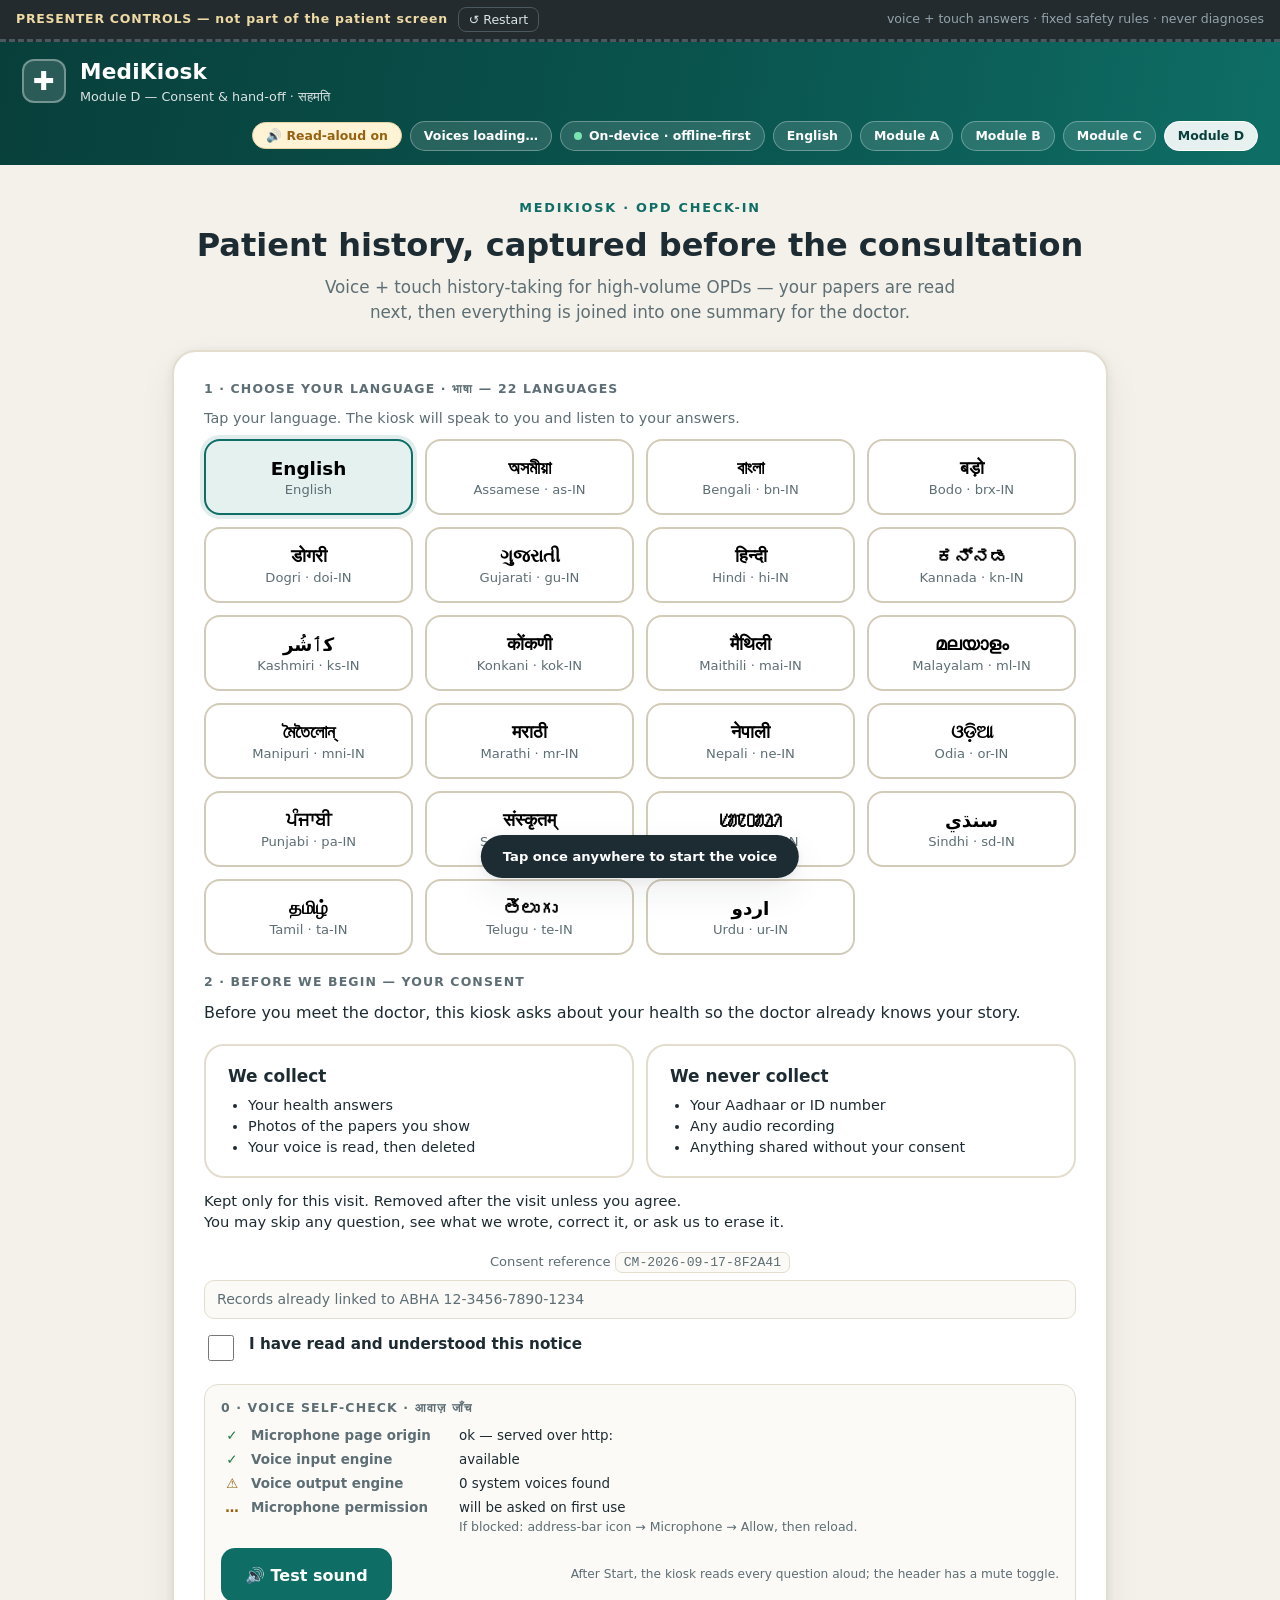
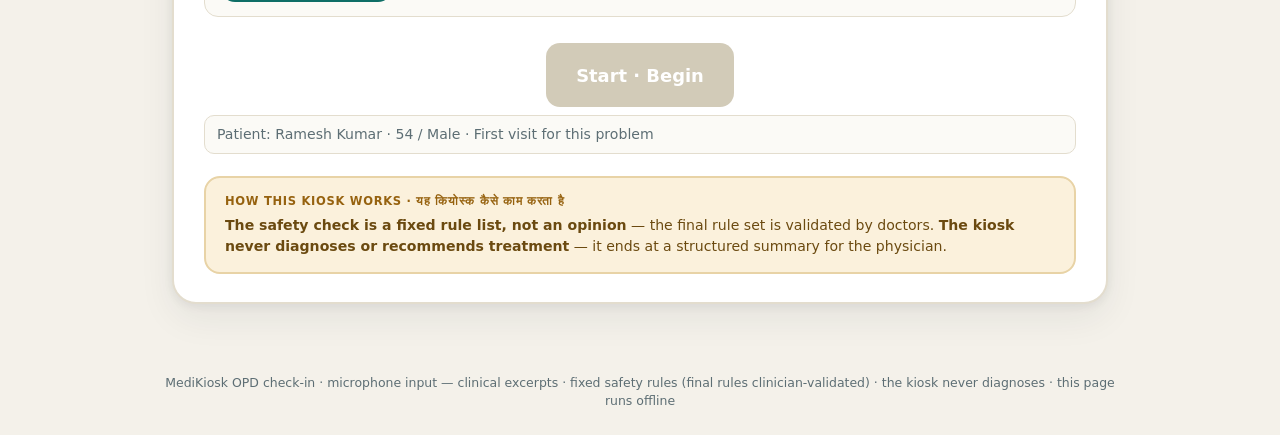
<file: prototype/medikiosk-prototype.html>
<!doctype html>
<html lang="en">
<head>
<meta charset="utf-8" />
<meta name="viewport" content="width=device-width, initial-scale=1, viewport-fit=cover" />
<meta name="color-scheme" content="light" />
<meta name="description" content="MediKiosk — patient self check-in for OPD: voice and touch history, paper digitisation, and a physician-ready summary." />
<title>MediKiosk — OPD self check-in</title>
<link rel="icon" href="data:image/svg+xml,%3Csvg xmlns='http://www.w3.org/2000/svg' viewBox='0 0 64 64'%3E%3Crect width='64' height='64' rx='14' fill='%230E6E66'/%3E%3Cpath d='M32 14v36M14 32h36' stroke='white' stroke-width='9' stroke-linecap='round'/%3E%3C/svg%3E" />
<style>

:root{
  --bg:#F4F1EA;
  --surface:#FFFFFF;
  --surface2:#FBFAF6;
  --ink:#1D2B32;
  --muted:#5D6E74;
  --line:#E3DDCE;
  --line2:#D2CBB8;
  --teal:#0E6E66;
  --teal-d:#0A544E;
  --teal-dd:#083F3B;
  --teal-bg:#E4F1EF;
  --teal-line:#AFD9D3;
  --red:#B42318;
  --red-d:#8E1B12;
  --red-bg:#FDECE7;
  --red-line:#EFB4A6;
  --amber:#96620F;
  --amber-bg:#FBF1DC;
  --amber-line:#E8D3A6;
  --ok:#1B7A43;
  --ok-bg:#E5F4EA;
  --radius:18px;
  --shadow:0 2px 10px rgba(29,43,50,.07), 0 14px 36px rgba(29,43,50,.07);
}
*{box-sizing:border-box}
html,body{margin:0;padding:0}
body{
  background:var(--bg);
  color:var(--ink);
  font-family:"Segoe UI","Nirmala UI","Noto Sans Devanagari",system-ui,-apple-system,sans-serif;
  line-height:1.45;
  -webkit-font-smoothing:antialiased;
}
button{font-family:inherit}
h1,h2,h3,h4,p{margin:0}
#root{min-height:100vh;display:flex;flex-direction:column}


.controlbar{
  background:#232B2F;color:#C9D2D6;
  border-bottom:3px dashed #4A585F;
  font-size:12.5px;
  padding:7px 16px;
  display:flex;align-items:center;gap:10px;flex-wrap:wrap;
  position:sticky;top:0;z-index:60;
}
.controlbar .cbTitle{font-weight:700;letter-spacing:.06em;color:#EDD9A3;white-space:nowrap}
.controlbar .cbBtn{
  background:transparent;color:#DCE4E8;
  border:1.5px solid #4A585F;border-radius:8px;
  padding:4px 10px;font-size:12.5px;cursor:pointer;
}
.controlbar .cbBtn:hover{background:#34404A}
.controlbar .cbSpacer{flex:1}
.controlbar .cbNote{color:#93A3AB}
.controlbar .cbTimer{font-variant-numeric:tabular-nums;color:#EDD9A3;font-weight:600}


.hdr{
  background:linear-gradient(100deg,var(--teal-dd),var(--teal-d) 55%,var(--teal));
  color:#fff;
  padding:14px 22px;
}
.hdrInner{max-width:1240px;margin:0 auto;display:flex;align-items:center;gap:14px;flex-wrap:wrap}
.brandMark{
  width:44px;height:44px;border-radius:12px;background:rgba(255,255,255,.14);
  border:2px solid rgba(255,255,255,.35);
  display:flex;align-items:center;justify-content:center;
  font-size:26px;font-weight:300;color:#fff;flex:none;
}
.brandTxt h1{font-size:1.35rem;font-weight:700;letter-spacing:.01em}
.brandTxt .sub{font-size:.8rem;opacity:.85;margin-top:1px}
.hdrChips{margin-left:auto;display:flex;gap:8px;flex-wrap:wrap;align-items:center}
.hdrChip{
  background:rgba(255,255,255,.13);border:1.5px solid rgba(255,255,255,.3);
  color:#fff;border-radius:999px;padding:5px 13px;font-size:.78rem;font-weight:600;
  display:inline-flex;align-items:center;gap:7px;white-space:nowrap;
}
.hdrChip .dot{width:8px;height:8px;border-radius:50%;background:#7BE3B0;display:inline-block}
.hdrChip.noteChip{background:rgba(255,255,255,.9);color:var(--teal-dd);border-color:#fff}
button.hdrChip{cursor:pointer;font-family:inherit}
button.hdrChip:hover{background:rgba(255,255,255,.28)}
button.hdrChip.soundChip{background:rgba(255,255,255,.9);color:var(--teal-dd);border-color:#fff}
button.hdrChip.soundChip.on{background:#FFF3D6;border-color:#E8D3A6;color:var(--amber)}


.urgentStrip{
  background:var(--red);color:#fff;
  padding:9px 22px;font-weight:600;font-size:.92rem;
  display:flex;align-items:center;gap:12px;flex-wrap:wrap;
}
.urgentStrip .usBadge{background:#fff;color:var(--red);border-radius:8px;padding:2px 10px;font-weight:800;font-size:.8rem;letter-spacing:.04em}
.urgentStrip .usRight{margin-left:auto;font-weight:500;opacity:.95;font-size:.82rem}


.stage{
  max-width:1240px;margin:0 auto;width:100%;
  display:grid;grid-template-columns:280px minmax(0,1fr);gap:22px;
  padding:22px 22px 70px;align-items:start;flex:1;
}


.rail{position:sticky;top:96px;display:flex;flex-direction:column;gap:8px}
.railTitle{font-size:.75rem;font-weight:700;letter-spacing:.1em;color:var(--muted);text-transform:uppercase;margin:2px 4px 4px}
.railItem{
  display:flex;align-items:center;gap:11px;
  background:var(--surface);border:2px solid var(--line);
  border-radius:14px;padding:10px 13px;
  font-size:.9rem;color:var(--muted);
}
.railItem .rDot{
  width:26px;height:26px;border-radius:50%;flex:none;
  background:var(--bg);border:2px solid var(--line2);
  display:flex;align-items:center;justify-content:center;
  font-size:.8rem;font-weight:700;color:var(--muted);
}
.railItem.done{color:var(--teal-d);border-color:var(--teal-line);background:var(--teal-bg)}
.railItem.done .rDot{background:var(--teal);border-color:var(--teal);color:#fff}
.railItem.current{color:var(--ink);border-color:var(--teal);box-shadow:0 0 0 4px rgba(14,110,102,.12);font-weight:600}
.railItem.current .rDot{border-color:var(--teal);color:var(--teal)}
.railItem.flagged{border-color:var(--red-line);background:var(--red-bg);color:var(--red-d)}
.railItem.flagged .rDot{background:var(--red);border-color:var(--red);color:#fff}
.railItem .rLab{line-height:1.25}
.railItem .rLab .rLabHi{display:block;font-size:.76rem;color:inherit;opacity:.75}
.railSub{font-size:.74rem;color:var(--muted);margin:-3px 4px 4px;padding-left:2px}


.logCol{display:flex;flex-direction:column;gap:16px;min-width:0}
.log{
  background:var(--surface2);border:1.5px solid var(--line);border-radius:var(--radius);
  padding:14px 16px;max-height:32vh;overflow-y:auto;
  display:flex;flex-direction:column;gap:10px;
  scroll-behavior:smooth;
}
.logEmpty{color:var(--muted);font-size:.9rem;text-align:center;padding:8px 0}
.msg{max-width:88%;font-size:.92rem}
.msg .mWho{font-size:.68rem;font-weight:700;letter-spacing:.07em;text-transform:uppercase;margin-bottom:3px;opacity:.7}
.msg.kiosk{align-self:flex-start}
.msg.kiosk .mBody{background:#fff;border:1.5px solid var(--line);border-left:4px solid var(--teal);border-radius:4px 14px 14px 14px;padding:9px 13px}
.msg.patient{align-self:flex-end;text-align:right}
.msg.patient .mBody{background:var(--teal-bg);border:1.5px solid var(--teal-line);border-radius:14px 4px 14px 14px;padding:9px 13px;display:inline-block;text-align:left}
.msg.patient .mMeta{font-size:.72rem;color:var(--muted);margin-top:3px}
.msg.sys{align-self:center;max-width:100%}
.msg.sys .mBody{
  background:var(--amber-bg);border:1.5px solid var(--amber-line);border-radius:999px;
  padding:6px 15px;font-size:.82rem;color:var(--amber);font-weight:600;text-align:center;
}
.msg.sys.sysRed .mBody{background:var(--red-bg);border-color:var(--red-line);color:var(--red-d)}
.msg.sys.sysOk .mBody{background:var(--ok-bg);border-color:#BCE3C9;color:var(--ok)}


.card{
  background:var(--surface);border:2px solid var(--line);
  border-radius:22px;box-shadow:var(--shadow);
  padding:26px 28px 24px;
}
.stepTag{
  display:inline-flex;align-items:center;gap:8px;
  font-size:.74rem;font-weight:800;letter-spacing:.09em;text-transform:uppercase;
  color:var(--teal);background:var(--teal-bg);
  border:1.5px solid var(--teal-line);border-radius:999px;
  padding:4px 13px;margin-bottom:14px;
}
.prompt{font-size:1.5rem;font-weight:600;line-height:1.32}
.promptSub{font-size:1.04rem;color:var(--muted);margin-top:6px;line-height:1.4}
.speakBtn{
  margin-left:10px;background:transparent;border:1.5px solid var(--teal-line);
  color:var(--teal);border-radius:999px;font-size:.72rem;font-weight:700;
  padding:4px 12px;cursor:pointer;vertical-align:middle;
}
.speakBtn:hover{background:var(--teal-bg)}
.speakWrap{display:inline-block;vertical-align:middle;margin-left:10px}
.speakNote{display:block;font-size:.7rem;color:var(--muted);margin-top:4px;max-width:360px;line-height:1.35}
.voiceTag{
  display:inline-flex;align-items:center;gap:6px;
  font-size:.72rem;color:var(--teal-d);background:var(--teal-bg);
  border:1.5px dashed var(--teal-line);border-radius:8px;padding:3px 10px;margin-top:12px;
}
.voiceTag b{font-weight:700}

.chipGrid{display:grid;grid-template-columns:repeat(auto-fill,minmax(215px,1fr));gap:12px;margin-top:20px}
.chip{
  background:#fff;border:2px solid var(--line2);
  border-radius:15px;padding:13px 15px;cursor:pointer;text-align:left;
  display:flex;flex-direction:column;gap:3px;position:relative;min-height:64px;justify-content:center;
  transition:border-color .12s, background .12s, transform .05s;
}
.chip:hover{border-color:var(--teal);background:var(--surface2)}
.chip:active{transform:scale(.985)}
.chip .cEn{font-size:1rem;font-weight:600;line-height:1.25}
.chip .cHi{font-size:.85rem;color:var(--muted);line-height:1.3}
.chip.suggested::after{
  content:"Suggested answer";
  position:absolute;top:-10px;right:10px;
  background:var(--teal);color:#fff;font-size:.64rem;font-weight:800;letter-spacing:.06em;
  border-radius:999px;padding:2px 9px;text-transform:uppercase;
}
.chip.selected{background:var(--teal-bg);border-color:var(--teal)}
.chip.selExcl{opacity:.55}
.yesNoRow{display:flex;gap:12px;margin-top:20px;flex-wrap:wrap}
.yesNoRow .chip{min-width:150px;flex:1;text-align:center;align-items:center}

.scaleGrid{display:grid;grid-template-columns:repeat(11,1fr);gap:8px;margin-top:20px}
.scaleBtn{
  border:2px solid var(--line2);background:#fff;border-radius:12px;
  font-size:1.15rem;font-weight:700;padding:14px 0;cursor:pointer;color:var(--ink);
}
.scaleBtn:hover{border-color:var(--teal)}
.scaleBtn.sel{background:var(--teal);border-color:var(--teal);color:#fff}
.scaleHint{display:flex;justify-content:space-between;font-size:.82rem;color:var(--muted);margin-top:8px}
.scaleGo{margin-top:16px}

.orDiv{display:flex;align-items:center;gap:12px;margin:18px 0 10px;color:var(--muted);font-size:.8rem;font-weight:600;letter-spacing:.05em}
.orDiv::before,.orDiv::after{content:"";flex:1;border-top:2px dashed var(--line2)}

.inputRow{display:flex;gap:10px;align-items:stretch}
.inputRow textarea{
  flex:1;font-family:inherit;font-size:1.02rem;color:var(--ink);
  border:2px solid var(--line2);border-radius:14px;padding:12px 14px;resize:vertical;min-height:58px;
  background:var(--surface2);
}
.inputRow textarea:focus{outline:3px solid rgba(14,110,102,.25);border-color:var(--teal)}
.voiceStatus{margin-top:7px;color:var(--muted);font-size:.82rem;line-height:1.35}
.voiceBtn{background:var(--teal-d)}
.btn{
  background:var(--teal);color:#fff;border:none;border-radius:14px;
  font-size:1rem;font-weight:700;padding:12px 24px;cursor:pointer;min-height:54px;
}
.btn:hover{background:var(--teal-d)}
.btn:disabled{background:var(--line2);cursor:not-allowed}
.btn.ghost{
  background:transparent;color:var(--teal-d);border:2px solid var(--teal-line);
}
.btn.ghost:hover{background:var(--teal-bg)}
.btn.big{font-size:1.12rem;padding:16px 30px;min-height:64px}
.btn.danger{background:var(--red)}
.btn.danger:hover{background:var(--red-d)}
.btnRow{display:flex;gap:12px;margin-top:18px;flex-wrap:wrap}
.skipLink{
  background:none;border:none;color:var(--muted);font-size:.85rem;text-decoration:underline;
  cursor:pointer;margin-top:16px;padding:4px 2px;
}
.skipLink:hover{color:var(--ink)}
.exampleBtn{
  background:var(--surface2);border:1.5px dashed var(--teal-line);color:var(--teal-d);
  border-radius:12px;padding:10px 14px;font-size:.9rem;cursor:pointer;text-align:left;
}
.exampleBtn:hover{background:var(--teal-bg)}
.exampleBtn .xTag{font-size:.66rem;font-weight:800;letter-spacing:.07em;text-transform:uppercase;color:var(--teal);display:block;margin-bottom:3px}

.detailRow{margin-top:14px}
.detailRow label{font-size:.82rem;color:var(--muted);display:block;margin-bottom:6px}
.detailRow textarea{width:100%;font-family:inherit;font-size:.95rem;border:2px solid var(--line2);border-radius:12px;padding:10px 12px;min-height:46px;background:var(--surface2)}


.ccBox{
  background:var(--teal-bg);border:2px solid var(--teal-line);border-radius:16px;
  padding:16px 18px;margin-top:18px;
}
.ccBox .ccLbl{font-size:.75rem;font-weight:800;letter-spacing:.08em;text-transform:uppercase;color:var(--teal)}
.ccBox .ccVal{font-size:1.4rem;font-weight:700;margin-top:4px}
.ccBox .ccHi{color:var(--teal-d);opacity:.85}


.safetyNote{
  margin-top:14px;font-size:.8rem;color:var(--muted);
  background:var(--surface2);border:1.5px dashed var(--line2);border-radius:10px;padding:9px 12px;
}
.overlay{
  position:fixed;inset:0;z-index:90;overflow:auto;
  background:rgba(96,16,9,.45);
  padding:4vh 16px 8vh;
  display:flex;justify-content:center;align-items:flex-start;
}
.alertCard{
  width:100%;max-width:900px;background:#fff;border-radius:24px;overflow:hidden;
  border:3px solid var(--red);box-shadow:0 30px 80px rgba(90,10,5,.4);
}
.alertHead{background:var(--red);color:#fff;padding:26px 30px}
.alertHead .ahTag{font-size:.75rem;font-weight:800;letter-spacing:.12em;text-transform:uppercase;opacity:.9}
.alertHead h2{font-size:1.7rem;font-weight:800;margin-top:4px;line-height:1.25}
.alertHead .ahHi{font-size:1.12rem;margin-top:4px;opacity:.95}
.alertHead .ahWhy{
  margin-top:14px;background:rgba(255,255,255,.14);border:1.5px solid rgba(255,255,255,.35);
  border-radius:12px;padding:10px 14px;font-size:.92rem;line-height:1.4;
}
.alertBody{padding:24px 30px 28px}
.ruleList{display:flex;flex-direction:column;gap:10px}
.rule{
  border:2px solid var(--line);border-radius:14px;padding:12px 16px;
  display:flex;gap:12px;align-items:flex-start;background:var(--surface2);
}
.rule .rId{
  font-size:.7rem;font-weight:800;letter-spacing:.06em;border-radius:7px;
  padding:3px 8px;flex:none;margin-top:2px;background:var(--line);color:var(--muted);
}
.rule .rTxt{font-size:.95rem;line-height:1.35}
.rule .rStatus{font-size:.78rem;font-weight:700;margin-top:3px;color:var(--muted)}
.rule.matched{border-color:var(--red);background:var(--red-bg)}
.rule.matched .rId{background:var(--red);color:#fff}
.rule.matched .rTxt{font-weight:700;color:var(--red-d)}
.rule.matched .rStatus{color:var(--red);font-weight:800}
.evidence{
  background:#fff;border:1.5px dashed var(--red-line);border-radius:10px;
  padding:8px 12px;margin-top:8px;font-size:.86rem;
}
.evidence b{font-weight:700}
.alertInstruction{
  margin-top:20px;background:var(--red-bg);border:2px solid var(--red-line);
  border-radius:16px;padding:18px 20px;
}
.alertInstruction .aiBig{font-size:1.25rem;font-weight:700;line-height:1.35}
.alertInstruction .aiHi{font-size:1.05rem;color:var(--red-d);margin-top:4px}
.alertInstruction .aiMeta{margin-top:12px;display:flex;gap:10px;flex-wrap:wrap}
.aiPill{
  background:#fff;border:1.5px solid var(--red-line);color:var(--red-d);
  font-size:.8rem;font-weight:700;border-radius:999px;padding:5px 13px;
}
.alertActions{margin-top:20px;display:flex;gap:12px;flex-wrap:wrap;align-items:center}
.alertActions .aaNote{font-size:.8rem;color:var(--muted)}

.safetyOk{
  border:2px solid var(--teal-line);background:var(--teal-bg);border-radius:20px;padding:24px 26px;
}
.safetyOk h3{font-size:1.3rem;color:var(--teal-dd)}
.safetyOk .soHi{color:var(--teal-d);font-size:1.02rem;margin-top:2px}


.welcome{max-width:980px;margin:0 auto;padding:34px 22px 70px;width:100%}
.wHero{text-align:center;margin-bottom:26px}
.wHero .wKicker{font-size:.8rem;font-weight:800;letter-spacing:.14em;text-transform:uppercase;color:var(--teal)}
.wHero h2{font-size:2rem;font-weight:800;margin-top:8px;line-height:1.25}
.wHero .wSub{font-size:1.05rem;color:var(--muted);margin-top:10px;max-width:640px;margin-left:auto;margin-right:auto}
.wCard{
  background:var(--surface);border:2px solid var(--line);border-radius:24px;
  box-shadow:var(--shadow);padding:28px 30px;
}
.wLabel{font-size:.78rem;font-weight:800;letter-spacing:.09em;text-transform:uppercase;color:var(--muted);margin:18px 0 10px}
.wLabel:first-child{margin-top:0}
.langRow{display:grid;grid-template-columns:repeat(auto-fit,minmax(200px,1fr));gap:12px}
.langTile{
  border:2px solid var(--line2);border-radius:16px;background:#fff;padding:16px;
  cursor:pointer;text-align:center;
}
.langTile .lMain{font-size:1.15rem;font-weight:700}
.langTile .lSub{font-size:.82rem;color:var(--muted);margin-top:3px}
.langTile.sel{border-color:var(--teal);background:var(--teal-bg);box-shadow:0 0 0 4px rgba(14,110,102,.12)}
.scriptRow{display:flex;flex-direction:column;gap:12px}
.scriptCard{
  border:2px solid var(--line2);border-radius:16px;background:#fff;padding:15px 18px;
  cursor:pointer;display:flex;gap:14px;align-items:flex-start;text-align:left;
}
.scriptCard.sel{border-color:var(--teal);background:var(--teal-bg);box-shadow:0 0 0 4px rgba(14,110,102,.12)}
.scriptCard .scDot{
  width:22px;height:22px;border-radius:50%;border:2.5px solid var(--line2);flex:none;margin-top:3px;
  background:#fff;
}
.scriptCard.sel .scDot{border-color:var(--teal);background:var(--teal);box-shadow:inset 0 0 0 3.5px #fff}
.scriptCard .scT{font-size:1.02rem;font-weight:700}
.scriptCard .scD{font-size:.88rem;color:var(--muted);margin-top:3px;line-height:1.4}
.scriptCard .scFlag{
  display:inline-block;background:var(--red-bg);border:1.5px solid var(--red-line);color:var(--red-d);
  font-size:.68rem;font-weight:800;border-radius:999px;padding:2px 9px;margin-left:8px;
  letter-spacing:.05em;vertical-align:2px;
}
.wStart{display:flex;justify-content:center;margin-top:26px}
.wToken{
  margin-top:20px;font-size:.82rem;color:var(--muted);text-align:center;
}
.wToken code{background:var(--surface2);border:1.5px solid var(--line);border-radius:7px;padding:2px 8px;font-size:.82rem}
.honestyBox{
  margin-top:22px;background:var(--amber-bg);border:2px solid var(--amber-line);
  border-radius:16px;padding:15px 19px;font-size:.88rem;color:#6B4A10;line-height:1.5;
}
.honestyBox b{font-weight:800}
.honestyBox .hbT{font-weight:800;letter-spacing:.06em;text-transform:uppercase;font-size:.72rem;margin-bottom:5px;color:var(--amber)}
.ayushNote{
  margin-top:14px;font-size:.82rem;color:var(--muted);background:var(--surface2);
  border:1.5px dashed var(--line2);border-radius:12px;padding:10px 14px;line-height:1.45;
}


.sumWrap{max-width:1020px;margin:0 auto;padding:26px 22px 80px;width:100%}
.sumHead{text-align:center;margin-bottom:22px}
.sumHead h2{font-size:1.75rem;font-weight:800}
.sumHead .shHi{font-size:1.15rem;color:var(--teal-d);margin-top:2px}
.sumHead .shSub{color:var(--muted);margin-top:8px;font-size:.98rem;max-width:620px;margin-left:auto;margin-right:auto}
.sumFlagBanner{
  margin:0 0 18px;background:var(--red);color:#fff;border-radius:16px;padding:14px 20px;
  display:flex;gap:12px;align-items:center;flex-wrap:wrap;font-weight:700;
}
.sumFlagBanner .fbTag{background:#fff;color:var(--red);border-radius:8px;padding:3px 11px;font-weight:800;font-size:.78rem;letter-spacing:.05em}
.sumSection{
  background:var(--surface);border:2px solid var(--line);border-radius:20px;
  padding:18px 22px;margin-bottom:16px;
}
.sumSection h3{font-size:1.06rem;font-weight:800;display:flex;align-items:baseline;gap:10px;flex-wrap:wrap}
.sumSection h3 .ssHi{font-size:.9rem;color:var(--muted);font-weight:600}
.sumRow{
  display:flex;gap:14px;padding:11px 0;border-bottom:1.5px dashed var(--line);
  align-items:flex-start;
}
.sumRow:last-child{border-bottom:none}
.srLab{width:200px;flex:none;font-size:.88rem;color:var(--muted);line-height:1.35;padding-top:2px}
.srLab .srLabHi{display:block;font-size:.76rem;opacity:.8}
.srVal{flex:1;min-width:0}
.srVal .vTxt{font-size:1.02rem;font-weight:600;line-height:1.35}
.srVal .vQuote{
  font-size:.85rem;color:var(--muted);font-style:italic;margin-top:3px;line-height:1.4;
}
.srVal .vQuote::before{content:"„ "}
.srVal .vQuote::after{content:" “"}
.srVal .vSrc{font-size:.7rem;font-weight:700;letter-spacing:.05em;text-transform:uppercase;color:var(--teal);margin-top:4px;display:inline-block}
.srSide{flex:none;display:flex;flex-direction:column;align-items:flex-end;gap:7px}
.badge{font-size:.7rem;font-weight:800;border-radius:999px;padding:3px 11px;letter-spacing:.03em;white-space:nowrap}
.badge.cap{background:var(--ok-bg);color:var(--ok);border:1.5px solid #BCE3C9}
.badge.rev{background:var(--amber-bg);color:var(--amber);border:1.5px solid var(--amber-line)}
.badge.na{background:var(--bg);color:var(--muted);border:1.5px solid var(--line2)}
.badge.urgent{background:var(--red);color:#fff;border:1.5px solid var(--red)}
.chgBtn{
  background:none;border:1.5px solid var(--teal-line);color:var(--teal-d);
  border-radius:9px;font-size:.75rem;font-weight:700;padding:4px 11px;cursor:pointer;
}
.chgBtn:hover{background:var(--teal-bg)}
.sumConfirm{
  position:sticky;bottom:14px;
  background:var(--teal-dd);border-radius:20px;padding:16px 20px;
  display:flex;gap:14px;align-items:center;flex-wrap:wrap;
  box-shadow:0 18px 44px rgba(8,63,59,.45);
}
.sumConfirm .scMsg{color:#fff;font-size:.95rem;font-weight:600;flex:1;min-width:220px}
.sumConfirm .scMsg .hi{display:block;font-size:.85rem;opacity:.85;font-weight:400}


.hoWrap{max-width:980px;margin:0 auto;padding:26px 22px 80px;width:100%}
.hoSheet{
  background:#fff;border:2px solid var(--line);border-radius:20px;overflow:hidden;
  box-shadow:var(--shadow);
}
.hoHead{background:var(--surface2);border-bottom:2px solid var(--line);padding:16px 24px}
.hoHead .hoT{font-size:1.2rem;font-weight:800}
.hoHead .hoMeta{display:flex;gap:8px;flex-wrap:wrap;margin-top:9px}
.hoPill{
  font-size:.72rem;font-weight:700;border-radius:999px;padding:4px 12px;
  background:var(--bg);border:1.5px solid var(--line2);color:var(--muted);
}
.hoPill.pri{background:var(--red);border-color:var(--red);color:#fff}
.hoPill.ok{background:var(--ok-bg);border-color:#BCE3C9;color:var(--ok)}
.hoBanner{
  background:var(--red-bg);border-bottom:2px solid var(--red-line);color:var(--red-d);
  padding:12px 24px;font-size:.92rem;font-weight:600;line-height:1.45;
}
.hoBody{padding:8px 24px 22px}
.hoSec{padding:14px 0 4px;border-bottom:1.5px solid var(--line)}
.hoSec:last-child{border-bottom:none}
.hoSec h4{font-size:.78rem;font-weight:800;letter-spacing:.1em;text-transform:uppercase;color:var(--teal-d);margin-bottom:8px}
.hoRow{display:grid;grid-template-columns:150px 1fr auto;gap:12px;padding:6px 0;font-size:.92rem;align-items:baseline}
.hoRow .hK{color:var(--muted);font-weight:600;font-size:.84rem}
.hoRow .hV{font-weight:500;line-height:1.4}
.hoRow .hV .vQuote{display:block;font-size:.8rem;color:var(--muted);font-style:italic}
.hoRow .hSrc{font-size:.66rem;font-weight:800;letter-spacing:.05em;text-transform:uppercase;color:var(--teal);white-space:nowrap}
.hoDq{font-size:.82rem;color:var(--muted);font-style:italic}
.locked{
  border:2px dashed var(--line2);border-radius:14px;padding:14px 18px;margin-top:6px;
  background:var(--surface2);color:var(--muted);font-size:.9rem;line-height:1.45;
}
.locked b{color:var(--ink)}
.locked .lkTag{
  display:inline-block;font-size:.66rem;font-weight:800;letter-spacing:.08em;
  background:var(--line);color:var(--muted);border-radius:7px;padding:2px 9px;margin-bottom:6px;
  text-transform:uppercase;
}
.hoFoot{
  border-top:2px solid var(--line);background:var(--surface2);padding:13px 24px;
  font-size:.76rem;color:var(--muted);line-height:1.5;
}
.hoActions{display:flex;gap:12px;margin-top:18px;flex-wrap:wrap;justify-content:center}


.stageFoot{
  text-align:center;color:var(--muted);font-size:.78rem;padding:0 22px 26px;max-width:1020px;margin:0 auto;
}


@media (max-width:980px){
  .stage{grid-template-columns:1fr;padding:14px 14px 60px}
  .rail{position:static;flex-direction:row;overflow-x:auto;padding-bottom:6px;gap:8px}
  .railTitle{display:none}
  .railItem{flex:none;min-width:max-content;padding:8px 11px;font-size:.82rem}
  .railItem .rLab .rLabHi{display:none}
  .railSub{display:none}
  .prompt{font-size:1.28rem}
  .srLab{width:130px}
  .hoRow{grid-template-columns:110px 1fr;row-gap:2px}
  .hoRow .hSrc{grid-column:2}
  .card{padding:20px 18px}
  .scaleGrid{grid-template-columns:repeat(6,1fr)}
  .bmWrap{flex-direction:column}
  .bmSvg{width:min(300px,80vw)}
}


.bmWrap{display:flex;gap:18px;align-items:flex-start;margin-top:14px;flex-wrap:wrap}
.bmViewToggle{display:flex;gap:8px;margin-bottom:8px}
.bmViewBtn{border:2px solid var(--line2);background:#fff;border-radius:999px;padding:8px 18px;font-size:.95rem;font-weight:700;color:var(--ink);cursor:pointer}
.bmViewBtn.sel{border-color:var(--teal);background:var(--teal-bg);color:var(--teal-dd)}
.bmSvg{width:230px;height:auto;background:var(--surface2);border:2px solid var(--line);border-radius:var(--radius);padding:8px}
.bmSvg .bmRegion{fill:var(--teal-bg);stroke:var(--teal);stroke-width:2;cursor:pointer}
.bmSvg .bmRegion:hover{fill:var(--teal-line)}
.bmSvg .bmPlain{fill:#EFEAE0;stroke:var(--line2);stroke-width:1.5}
.bmLegend{display:flex;flex-wrap:wrap;gap:8px;max-width:340px;align-content:flex-start}
.bmBtn{border:2px solid var(--line2);background:#fff;border-radius:12px;padding:8px 12px;cursor:pointer;text-align:left}
.bmBtn:hover{border-color:var(--teal)}
.bmBtn .cEn{display:block;font-weight:700;font-size:.95rem}
.bmBtn .cHi{display:block;font-size:.85rem;color:var(--muted)}
.carryBox{background:var(--surface2);border:2px dashed var(--line2);border-radius:12px;padding:12px 16px;margin:14px 0}
.carrySnap{font-size:1.2rem;font-weight:800}
.carryHi{color:var(--muted);margin-top:2px}
.deltaBlock{border:2px solid var(--teal-line);background:var(--teal-bg);border-radius:14px;padding:14px 16px}
.deltaBlock h3{color:var(--teal-dd)}
.deltaRow{display:grid;grid-template-columns:200px 1fr auto;gap:10px;align-items:center;padding:8px 0;border-top:1px solid var(--teal-line)}
.dFrom{color:var(--muted);text-decoration:line-through}
.dArrow{margin:0 8px;font-weight:800;color:var(--teal-d)}
.dTo{font-weight:800;color:var(--teal-dd)}
.dSame{margin-top:10px;font-size:.9rem;color:var(--teal-d)}
.proxyBanner{background:var(--amber-bg);border:2px solid var(--amber-line);border-radius:14px;padding:12px 16px;margin:0 0 14px;color:var(--ink);line-height:1.5}
.provTag{display:inline-block;margin-left:8px;font-size:.75rem;font-weight:700;background:var(--amber-bg);border:1px solid var(--amber-line);color:var(--amber);border-radius:999px;padding:2px 10px;vertical-align:middle}
.carryTag{display:inline-block;margin-left:8px;font-size:.75rem;font-weight:700;background:var(--ok-bg);border:1px solid #BCE3C9;color:var(--ok);border-radius:999px;padding:2px 10px;vertical-align:middle}
.relRow{display:flex;flex-wrap:wrap;gap:8px;align-items:center;margin-top:10px}
.relLab{font-weight:700;font-size:.9rem;margin-right:4px}
.relBtn{border:2px solid var(--line2);background:#fff;border-radius:999px;padding:6px 14px;cursor:pointer;font-size:.9rem}
.relBtn.sel{border-color:var(--teal);background:var(--teal-bg);color:var(--teal-dd);font-weight:800}
.wNote{background:var(--surface2);border:1px solid var(--line);border-radius:10px;padding:8px 12px;font-size:.88rem;color:var(--muted);margin-top:8px}


.voiceCheck{margin-top:20px;background:var(--surface2);border:1.5px solid var(--line);border-radius:14px;padding:14px 16px}
.vcList{display:flex;flex-direction:column;gap:6px}
.vcRow{display:grid;grid-template-columns:22px 200px 1fr;gap:8px;align-items:start;font-size:.84rem;line-height:1.35}
.vcMark{font-weight:800;text-align:center}
.vcLabel{color:var(--muted);font-weight:600}
.vcVal{color:var(--ink)}
.vcFix{display:block;color:var(--muted);font-size:.78rem;margin-top:2px}
.vcOk .vcMark{color:var(--ok)}
.vcWarn .vcMark{color:var(--amber)}
.vcBad .vcMark{color:var(--red)}
.vcBad .vcVal{color:var(--red-d);font-weight:600}
.vcTest{display:flex;align-items:center;gap:12px;margin-top:12px;flex-wrap:wrap}
.vcTestNote{font-size:.8rem;color:var(--muted)}
.vcHint{font-size:.76rem;color:var(--muted);margin-left:auto;text-align:right}
@media (max-width:720px){.vcRow{grid-template-columns:22px 1fr}.vcLabel{grid-column:2}.vcVal{grid-column:2}.vcHint{margin-left:0;text-align:left}}


/* ===== medikiosk additions (same tokens) ===== */
/* MediKiosk additions on top of the archived Sep-11 Module A stylesheet.
   Same tokens, same components; only what the four-module flow needs beyond
   the Module A screens: speaker picker, paper hand-over, extraction tables,
   physician view, consent agreement, hotspot selection, toasts, RTL. */

.hidden{display:none !important}

/* header speaker picker, rendered as a header chip */
select.hdrChip{
  appearance:none;-webkit-appearance:none;
  background:rgba(255,255,255,.13);border:1.5px solid rgba(255,255,255,.3);
  color:#fff;border-radius:999px;padding:5px 13px;font-size:.78rem;font-weight:600;
  font-family:inherit;max-width:280px;cursor:pointer;
}
select.hdrChip option{color:#1D2B32;background:#fff}
.hdrChip.modOn{background:rgba(255,255,255,.9);color:var(--teal-dd);border-color:#fff}

/* sound hint + toast */
.soundHint{
  position:fixed;left:50%;transform:translateX(-50%);bottom:22px;z-index:95;
  background:#1D2B32;color:#fff;padding:12px 22px;border-radius:999px;
  font-weight:700;font-size:.82rem;box-shadow:var(--shadow);text-align:center;max-width:92vw;
}
.toast{
  position:fixed;right:22px;bottom:22px;z-index:95;max-width:420px;
  background:#1D2B32;color:#fff;padding:13px 18px;border-radius:12px;
  box-shadow:var(--shadow);font-weight:600;font-size:.82rem;
}
.toast.err{background:var(--red)}

/* body-map hotspot selection + labels over the realistic figure */
.anatomyWrap{position:relative;width:min(280px,72vw);background:var(--surface2);border:2px solid var(--line);border-radius:var(--radius);padding:10px}
.anatomyImg{display:block;width:100%;height:auto;border-radius:10px}
.anatomyHot{position:absolute;background:transparent;border:2px solid transparent;border-radius:12px;cursor:pointer;padding:0}
.anatomyHot:hover,.anatomyHot:focus-visible{background:rgba(14,110,102,.18);border-color:var(--teal);outline:none}
.anatomyHot.sel{background:rgba(14,110,102,.30);border-color:var(--teal);box-shadow:0 0 0 3px rgba(14,110,102,.25)}
.anatomyLbl{position:absolute;left:50%;top:2px;transform:translateX(-50%);white-space:nowrap;font-size:12px;font-weight:800;color:var(--teal-dd);background:#fff;border:1.5px solid var(--teal-line);border-radius:999px;padding:1px 9px;opacity:0;pointer-events:none}
.anatomyHot:hover .anatomyLbl,.anatomyHot:focus-visible .anatomyLbl,.anatomyHot.sel .anatomyLbl{opacity:1}

/* paper hand-over */
.fileInput{
  width:100%;font-family:inherit;font-size:1rem;color:var(--ink);
  border:2px solid var(--line2);border-radius:14px;padding:14px;background:var(--surface2);
  min-height:60px;
}
.papers{display:grid;grid-template-columns:repeat(auto-fit,minmax(280px,1fr));gap:14px;margin-top:14px}
.paper{border:2px solid var(--line);border-radius:14px;overflow:hidden;background:#FFFDF7;box-shadow:var(--shadow)}
.paperHead{display:flex;align-items:center;justify-content:space-between;gap:8px;padding:10px 14px;background:var(--surface2);border-bottom:2px solid var(--line);font-size:.85rem;font-weight:700}
.paperBody{padding:14px;font-size:.78rem;line-height:1.5;font-family:"Courier New",ui-monospace,monospace;white-space:pre-wrap}
.paperBody .rxBig{font-family:"Segoe Script","Brush Script MT",cursive;font-size:1.15em}
.paper img{display:block;width:100%;max-height:340px;object-fit:contain;background:#fff}
.scanline{position:relative}
.scanline .sweep{position:absolute;left:0;right:0;height:4px;background:linear-gradient(90deg,transparent,var(--teal),transparent);box-shadow:0 0 18px 4px rgba(14,110,102,.5);animation:sweep 2.1s linear infinite}
@keyframes sweep{0%{top:0}100%{top:100%}}

/* extraction tables */
.extractGrid{display:grid;grid-template-columns:1fr 1fr;gap:14px;margin-top:10px}
@media (max-width:980px){.extractGrid{grid-template-columns:1fr}}
.exLine{display:flex;align-items:baseline;justify-content:space-between;gap:10px;padding:10px 0;border-bottom:1.5px dashed var(--line);font-size:.92rem}
.exLine:last-child{border-bottom:0}
.exLine .v{font-weight:700}
.exLine .sub{font-size:.76rem;color:var(--muted)}
.prov{font-size:.66rem;color:var(--muted);font-family:ui-monospace,monospace;white-space:nowrap}
.flag{font-size:.68rem;font-weight:800;padding:3px 10px;border-radius:999px;white-space:nowrap}
.flag.clear{background:var(--ok-bg);color:var(--ok)}
.flag.verify{background:var(--amber-bg);color:var(--amber)}
.flag.high{background:#E9EDFF;color:#2A3C8F}
.flag.low{background:var(--red-bg);color:var(--red)}

/* consent agreement + handoff code */
.agreeRow{display:flex;gap:12px;align-items:flex-start;margin-top:14px;font-weight:600;font-size:.95rem}
.agreeRow input{width:26px;height:26px;margin-top:2px;flex:none}
.codeBig{font-size:2.6rem;font-weight:800;letter-spacing:3px}
.kv{display:grid;grid-template-columns:auto 1fr;gap:6px 16px;font-size:.86rem;margin-top:10px}
.kv dt{color:var(--muted);font-weight:700}
.kv dd{margin:0;font-weight:600}

/* physician view */
.physShell{display:grid;grid-template-columns:320px 1fr;gap:18px;max-width:1240px;margin:0 auto;padding:22px 22px 70px;align-items:start}
@media (max-width:980px){.physShell{grid-template-columns:1fr}}
.workItem{text-align:left;width:100%;border:2px solid var(--line);background:#fff;border-radius:14px;padding:12px 14px;font-size:.86rem;cursor:pointer;font-family:inherit;color:var(--ink)}
.workItem + .workItem{margin-top:10px}
.workItem[aria-current="true"]{border-color:var(--teal);box-shadow:0 0 0 4px rgba(14,110,102,.12)}
.soapAp{border:2px dashed var(--line2);border-radius:14px;padding:14px 18px;background:var(--surface2);color:var(--muted)}
.fhirBlock{font-family:ui-monospace,monospace;font-size:.72rem;background:#1D2B32;color:#D7E6EF;padding:16px;border-radius:12px;overflow-x:auto;white-space:pre-wrap}
table.data{width:100%;border-collapse:collapse;font-size:.86rem}
table.data th,table.data td{text-align:left;padding:8px 10px;border-bottom:1.5px solid var(--line);vertical-align:top}
table.data th{font-size:.74rem;text-transform:uppercase;letter-spacing:.06em;color:var(--muted)}
.alertBox{border-left:6px solid var(--line2);padding:10px 14px;border-radius:10px;margin-bottom:10px;background:var(--surface2);font-size:.88rem}
.alertBox.red{border-color:var(--red);background:var(--red-bg);color:var(--red-d)}
.alertBox.amber{border-color:var(--amber-line);background:var(--amber-bg);color:#6B4A10}
.alertBox.blue{border-color:#B9C3F2;background:#E9EDFF;color:#2A3C8F}

/* RTL languages */
[dir="rtl"] .msg.patient{text-align:left}
[dir="rtl"] .msg.patient .mBody{text-align:right}

</style>
</head>
<body>
<div id="root"></div>
<noscript><p style="padding:30px">This prototype needs JavaScript enabled.</p></noscript>
<script>
/* ===== languages.js ===== */
/* Languages: the 22 scheduled languages of India (+ English).
   Each entry carries the native name, the English name, the BCP-47 tag used
   for the browser voice, a native greeting, and an optional UI-string pack.
   Any language without a pack falls back to English labels while still using
   its own recogniser / voice for speech. */

const MK_LANGS = [
  { code: "en",  name: "English",   native: "English",    speech: "en-IN", greet: "Namaste. Welcome." },
  { code: "as",  name: "Assamese",  native: "অসমীয়া",      speech: "as-IN", greet: "নমস্কাৰ। স্বাগতম।" },
  { code: "bn",  name: "Bengali",   native: "বাংলা",        speech: "bn-IN", greet: "নমস্কার। স্বাগতম।" },
  { code: "brx", name: "Bodo",      native: "बड़ो",         speech: "brx-IN", greet: "नमस्कार। बरायबा।" },
  { code: "doi", name: "Dogri",     native: "डोगरी",        speech: "doi-IN", greet: "नमस्कार। स्वागत ऐ।" },
  { code: "gu",  name: "Gujarati",  native: "ગુજરાતી",      speech: "gu-IN", greet: "નમસ્તે. સ્વાગત છે." },
  { code: "hi",  name: "Hindi",     native: "हिन्दी",        speech: "hi-IN", greet: "नमस्ते। स्वागत है।" },
  { code: "kn",  name: "Kannada",   native: "ಕನ್ನಡ",        speech: "kn-IN", greet: "ನಮಸ್ಕಾರ. ಸ್ವಾಗತ." },
  { code: "ks",  name: "Kashmiri",  native: "کٲشُر",         speech: "ks-IN", greet: "نَمَسکار۔ خوش آمدید۔" },
  { code: "kok", name: "Konkani",   native: "कोंकणी",       speech: "kok-IN", greet: "नमस्कार. येवकार." },
  { code: "mai", name: "Maithili",  native: "मैथिली",        speech: "mai-IN", greet: "नमस्कार। स्वागत अछि।" },
  { code: "ml",  name: "Malayalam", native: "മലയാളം",       speech: "ml-IN", greet: "നമസ്കാരം. സ്വാഗതം." },
  { code: "mni", name: "Manipuri",  native: "মৈতৈলোন্",      speech: "mni-IN", greet: "নমস্কার। স্বাগতম।" },
  { code: "mr",  name: "Marathi",   native: "मराठी",        speech: "mr-IN", greet: "नमस्कार. स्वागत आहे." },
  { code: "ne",  name: "Nepali",    native: "नेपाली",       speech: "ne-IN", greet: "नमस्कार। स्वागत छ।" },
  { code: "or",  name: "Odia",      native: "ଓଡ଼ିଆ",         speech: "or-IN", greet: "ନମସ୍କାର। ସ୍ୱାଗତ।" },
  { code: "pa",  name: "Punjabi",   native: "ਪੰਜਾਬੀ",       speech: "pa-IN", greet: "ਸਤਿ ਸ੍ਰੀ ਅਕਾਲ। ਜੀ ਆਇਆਂ ਨੂੰ।" },
  { code: "sa",  name: "Sanskrit",  native: "संस्कृतम्",     speech: "sa-IN", greet: "नमस्ते। स्वागतम्।" },
  { code: "sat", name: "Santali",   native: "ᱥᱟᱱᱛᱟᱲᱤ",       speech: "sat-IN", greet: "ᱡᱚᱦᱟᱨ। ᱥᱟᱨᱦᱟᱣ।" },
  { code: "sd",  name: "Sindhi",    native: "سنڌي",          speech: "sd-IN", greet: "نمسڪار. ڀلي ڪري آيا." },
  { code: "ta",  name: "Tamil",     native: "தமிழ்",         speech: "ta-IN", greet: "வணக்கம். வரவேற்கிறோம்." },
  { code: "te",  name: "Telugu",    native: "తెలుగు",        speech: "te-IN", greet: "నమస్కారం. స్వాగతం." },
  { code: "ur",  name: "Urdu",      native: "اردو",          speech: "ur-IN", greet: "السلام علیکم۔ خوش آمدید۔" },
];

/* UI packs. Keys are stable; missing keys fall back to English. */
const MK_UI = {
  en: {
    tagline: "Tell us your story before you see the doctor",
    chooseLang: "Choose your language",
    langNote: "Tap your language. The kiosk will speak to you and listen to your answers.",
    begin: "Begin",
    consentHead: "Before we begin — your consent",
    agree: "I have read and understood this notice",
    listening: "Listening to you…",
    speakNow: "Speak your answer",
    stopListening: "Tap to stop",
    speaking: "Speaking…",
    hearAgain: "Hear again",
    yourAnswer: "Your answer",
    next: "Continue",
    back: "Back",
    skip: "Skip this question",
    correct: "Correct",
    change: "Change",
    confirm: "Confirm and finish",
    tapWhere: "Tap where it hurts on the body picture",
  },
  hi: {
    tagline: "डॉक्टर से मिलने से पहले अपनी बात बताइए",
    chooseLang: "अपनी भाषा चुनिए",
    langNote: "अपनी भाषा चुनिए। कियोस्क आपसे बोलेगा और आपके जवाब सुनेगा।",
    begin: "शुरू कीजिए",
    consentHead: "शुरू करने से पहले — आपकी सहमति",
    agree: "मैंने यह सूचना पढ़ और समझ ली है",
    listening: "आपकी बात सुन रहे हैं…",
    speakNow: "अपना जवाब बोलिए",
    stopListening: "रोकने के लिए दबाइए",
    speaking: "बोल रहे हैं…",
    hearAgain: "फिर से सुनिए",
    yourAnswer: "आपका जवाब",
    next: "आगे बढ़िए",
    back: "पीछे",
    skip: "यह सवाल छोड़ दीजिए",
    correct: "सही है",
    change: "बदलिए",
    confirm: "पुष्टि कीजिए",
    tapWhere: "शरीर की तस्वीर पर दर्द वाली जगह दबाइए",
  },
  bn: {
    tagline: "ডাক্তার দেখানোর আগে আপনার কথা জানান",
    chooseLang: "আপনার ভাষা বেছে নিন",
    langNote: "আপনার ভাষা বাছুন। কিয়স্ক আপনার সঙ্গে কথা বলবে ও আপনার উত্তর শুনবে।",
    begin: "শুরু করুন",
    consentHead: "শুরুর আগে — আপনার সম্মতি",
    agree: "আমি এই বিজ্ঞপ্তি পড়েছি ও বুঝেছি",
    listening: "আপনার কথা শুনছি…",
    speaking: "বলছি…",
    hearAgain: "আবার শুনুন",
    yourAnswer: "আপনার উত্তর",
    next: "এগিয়ে যান",
    back: "পিছনে",
    skip: "এই প্রশ্নটি বাদ দিন",
    correct: "ঠিক আছে",
    change: "বদলান",
    confirm: "নিশ্চিত করুন",
    tapWhere: "শরীরের ছবিতে যেখানে ব্যথা সেখানে চাপ দিন",
  },
  ta: {
    tagline: "மருத்துவரைப் பார்ப்பதற்கு முன் உங்கள் கதையைச் சொல்லுங்கள்",
    chooseLang: "உங்கள் மொழியைத் தேர்ந்தெடுக்கவும்",
    langNote: "உங்கள் மொழியைத் தட்டவும். கியோஸ்க் பேசும், உங்கள் பதில்களைக் கேட்கும்.",
    begin: "தொடங்கு",
    consentHead: "தொடங்கும் முன் — உங்கள் ஒப்புதல்",
    agree: "இந்த அறிவிப்பைப் படித்து புரிந்துகொண்டேன்",
    listening: "உங்களைக் கேட்கிறோம்…",
    speaking: "பேசுகிறோம்…",
    hearAgain: "மீண்டும் கேட்க",
    yourAnswer: "உங்கள் பதில்",
    next: "தொடரவும்",
    back: "பின்",
    skip: "இந்தக் கேள்வியைத் தவிர்",
    correct: "சரி",
    change: "மாற்று",
    confirm: "உறுதிப்படுத்து",
    tapWhere: "உடல் படத்தில் வலி இருக்கும் இடத்தைத் தட்டவும்",
  },
  te: {
    tagline: "డాక్టర్‌ను కలిసే ముందు మీ కథ చెప్పండి",
    chooseLang: "మీ భాషను ఎంచుకోండి",
    langNote: "మీ భాషను నొక్కండి. కియోస్క్ మాట్లాడుతుంది, మీ సమాధానాలు వింటుంది.",
    begin: "ప్రారంభించు",
    consentHead: "ప్రారంభించే ముందు — మీ అనుమతి",
    agree: "ఈ నోటీసును చదివి అర్థం చేసుకున్నాను",
    listening: "మీ మాటలు వింటున్నాము…",
    speaking: "మాట్లాడుతున్నాము…",
    hearAgain: "మళ్లీ వినండి",
    yourAnswer: "మీ సమాధానం",
    next: "కొనసాగించు",
    back: "వెనుక",
    skip: "ఈ ప్రశ్నను దాటవేయి",
    correct: "సరైనది",
    change: "మార్చు",
    confirm: "నిర్ధారించు",
    tapWhere: "శరీర చిత్రంలో నొప్పి ఉన్న చోట నొక్కండి",
  },
  mr: {
    tagline: "डॉक्टरांना भेटण्यापूर्वी तुमची गोष्ट सांगा",
    chooseLang: "तुमची भाषा निवडा",
    langNote: "तुमची भाषा निवडा. कियोस्क बोलेल आणि तुमची उत्तरे ऐकेल.",
    begin: "सुरू करा",
    consentHead: "सुरू करण्यापूर्वी — तुमची संमती",
    agree: "मी ही सूचना वाचली आणि समजली",
    listening: "तुमचे ऐकत आहोत…",
    speaking: "बोलत आहोत…",
    hearAgain: "पुन्हा ऐका",
    yourAnswer: "तुमचे उत्तर",
    next: "पुढे",
    back: "मागे",
    skip: "हा प्रश्न वगळा",
    correct: "बरोबर",
    change: "बदला",
    confirm: "पुष्टी करा",
    tapWhere: "शरीराच्या चित्रात दुखणारी जागा दाबा",
  },
  gu: {
    tagline: "ડૉક્ટરને મળતા પહેલાં તમારી વાત કહો",
    chooseLang: "તમારી ભાષા પસંદ કરો",
    langNote: "તમારી ભાષા પસંદ કરો. કિઓસ્ક બોલશે અને તમારા જવાબ સાંભળશે.",
    begin: "શરૂ કરો",
    consentHead: "શરૂ કરતાં પહેલાં — તમારી સંમતિ",
    agree: "મેં આ સૂચના વાંચી અને સમજી",
    listening: "તમારી વાત સાંભળી રહ્યા છીએ…",
    speaking: "બોલી રહ્યા છીએ…",
    hearAgain: "ફરી સાંભળો",
    yourAnswer: "તમારો જવાબ",
    next: "આગળ",
    back: "પાછળ",
    skip: "આ પ્રશ્ન છોડો",
    correct: "સાચું",
    change: "બદલો",
    confirm: "પુષ્ટિ કરો",
    tapWhere: "શરીરના ચિત્રમાં દુખતી જગ્યા દબાવો",
  },
  kn: {
    tagline: "ವೈದ್ಯರನ್ನು ಭೇಟಿಯಾಗುವ ಮೊದಲು ನಿಮ್ಮ ಕಥೆ ಹೇಳಿ",
    chooseLang: "ನಿಮ್ಮ ಭಾಷೆ ಆಯ್ಕೆಮಾಡಿ",
    langNote: "ನಿಮ್ಮ ಭಾಷೆ ಒತ್ತಿ. ಕಿಯೋಸ್ಕ್ ಮಾತನಾಡುತ್ತದೆ ಮತ್ತು ನಿಮ್ಮ ಉತ್ತರ ಕೇಳುತ್ತದೆ.",
    begin: "ಪ್ರಾರಂಭಿಸಿ",
    consentHead: "ಪ್ರಾರಂಭಿಸುವ ಮೊದಲು — ನಿಮ್ಮ ಒಪ್ಪಿಗೆ",
    agree: "ಈ ಸೂಚನೆಯನ್ನು ಓದಿ ಅರ್ಥ ಮಾಡಿಕೊಂಡಿದ್ದೇನೆ",
    listening: "ನಿಮ್ಮ ಮಾತು ಕೇಳುತ್ತಿದ್ದೇವೆ…",
    speaking: "ಮಾತನಾಡುತ್ತಿದ್ದೇವೆ…",
    hearAgain: "ಮತ್ತೆ ಕೇಳಿ",
    yourAnswer: "ನಿಮ್ಮ ಉತ್ತರ",
    next: "ಮುಂದೆ",
    back: "ಹಿಂದೆ",
    skip: "ಈ ಪ್ರಶ್ನೆ ಬಿಡಿ",
    correct: "ಸರಿ",
    change: "ಬದಲಿಸಿ",
    confirm: "ದೃಢಪಡಿಸಿ",
    tapWhere: "ದೇಹದ ಚಿತ್ರದಲ್ಲಿ ನೋವಿರುವ ಜಾಗ ಒತ್ತಿ",
  },
  ml: {
    tagline: "ഡോക്ടറെ കാണുന്നതിന് മുമ്പ് നിങ്ങളുടെ കാര്യം പറയൂ",
    chooseLang: "നിങ്ങളുടെ ഭാഷ തിരഞ്ഞെടുക്കൂ",
    langNote: "ഭാഷ തിരഞ്ഞെടുക്കൂ. കിയോസ്ക് സംസാരിക്കും, ഉത്തരങ്ങൾ കേൾക്കും.",
    begin: "തുടങ്ങൂ",
    consentHead: "തുടങ്ങുന്നതിന് മുമ്പ് — നിങ്ങളുടെ സമ്മതം",
    agree: "ഈ അറിയിപ്പ് വായിച്ച് മനസ്സിലാക്കി",
    listening: "നിങ്ങളെ കേൾക്കുന്നു…",
    speaking: "സംസാരിക്കുന്നു…",
    hearAgain: "വീണ്ടും കേൾക്കൂ",
    yourAnswer: "നിങ്ങളുടെ ഉത്തരം",
    next: "തുടരൂ",
    back: "പിന്നോട്ട്",
    skip: "ഈ ചോദ്യം ഒഴിവാക്കൂ",
    correct: "ശരി",
    change: "മാറ്റൂ",
    confirm: "സ്ഥിരീകരിക്കൂ",
    tapWhere: "ശരീര ചിത്രത്തിൽ വേദനയുള്ള ഭാഗത്ത് അമർത്തൂ",
  },
  pa: {
    tagline: "ਡਾਕਟਰ ਨੂੰ ਮਿਲਣ ਤੋਂ ਪਹਿਲਾਂ ਆਪਣੀ ਗੱਲ ਦੱਸੋ",
    chooseLang: "ਆਪਣੀ ਭਾਸ਼ਾ ਚੁਣੋ",
    langNote: "ਆਪਣੀ ਭਾਸ਼ਾ ਚੁਣੋ। ਕਿਓਸਕ ਬੋਲੇਗਾ ਅਤੇ ਤੁਹਾਡੇ ਜਵਾਬ ਸੁਣੇਗਾ।",
    begin: "ਸ਼ੁਰੂ ਕਰੋ",
    consentHead: "ਸ਼ੁਰੂ ਕਰਨ ਤੋਂ ਪਹਿਲਾਂ — ਤੁਹਾਡੀ ਸਹਿਮਤੀ",
    agree: "ਮੈਂ ਇਹ ਸੂਚਨਾ ਪੜ੍ਹ ਲਈ ਅਤੇ ਸਮਝ ਲਈ",
    listening: "ਤੁਹਾਡੀ ਗੱਲ ਸੁਣ ਰਹੇ ਹਾਂ…",
    speaking: "ਬੋਲ ਰਹੇ ਹਾਂ…",
    hearAgain: "ਦੁਬਾਰਾ ਸੁਣੋ",
    yourAnswer: "ਤੁਹਾਡਾ ਜਵਾਬ",
    next: "ਅੱਗੇ",
    back: "ਪਿੱਛੇ",
    skip: "ਇਹ ਸਵਾਲ ਛੱਡੋ",
    correct: "ਸਹੀ",
    change: "ਬਦਲੋ",
    confirm: "ਪੁਸ਼ਟੀ ਕਰੋ",
    tapWhere: "ਸਰੀਰ ਦੀ ਤਸਵੀਰ ਵਿੱਚ ਦਰਦ ਵਾਲੀ ਥਾਂ ਦਬਾਓ",
  },
  or: {
    tagline: "ଡାକ୍ତରଙ୍କୁ ଦେଖିବା ପୂର୍ବରୁ ଆପଣଙ୍କ କଥା କୁହନ୍ତୁ",
    chooseLang: "ଆପଣଙ୍କ ଭାଷା ବାଛନ୍ତୁ",
    langNote: "ଭାଷା ବାଛନ୍ତୁ। କିଓସ୍କ କହିବ ଏବଂ ଆପଣଙ୍କ ଉତ୍ତର ଶୁଣିବ।",
    begin: "ଆରମ୍ଭ କରନ୍ତୁ",
    consentHead: "ଆରମ୍ଭ ପୂର୍ବରୁ — ଆପଣଙ୍କ ସମ୍ମତି",
    agree: "ମୁଁ ଏହି ସୂଚନା ପଢ଼ି ବୁଝିଛି",
    listening: "ଆପଣଙ୍କ କଥା ଶୁଣୁଛୁ…",
    speaking: "କହୁଛୁ…",
    hearAgain: "ପୁଣି ଶୁଣନ୍ତୁ",
    yourAnswer: "ଆପଣଙ୍କ ଉତ୍ତର",
    next: "ଆଗକୁ",
    back: "ପଛକୁ",
    skip: "ଏହି ପ୍ରଶ୍ନ ଛାଡ଼ନ୍ତୁ",
    correct: "ଠିକ୍",
    change: "ବଦଳାନ୍ତୁ",
    confirm: "ନିଶ୍ଚିତ କରନ୍ତୁ",
    tapWhere: "ଶରୀର ଚିତ୍ରରେ ଯେଉଁଠି ଯନ୍ତ୍ରଣା ସେଠାରେ ଦବାନ୍ତୁ",
  },
  ur: {
    tagline: "ڈاکٹر سے ملنے سے پہلے اپنی بات بتائیے",
    chooseLang: "اپنی زبان منتخب کیجیے",
    langNote: "اپنی زبان منتخب کیجیے۔ کیوسک بولے گا اور آپ کے جواب سنے گا۔",
    begin: "شروع کیجیے",
    consentHead: "شروع کرنے سے پہلے — آپ کی رضامندی",
    agree: "میں نے یہ اطلاع پڑھ اور سمجھ لی",
    listening: "آپ کی بات سن رہے ہیں…",
    speaking: "بول رہے ہیں…",
    hearAgain: "دوبارہ سنیے",
    yourAnswer: "آپ کا جواب",
    next: "آگے",
    back: "پیچھے",
    skip: "یہ سوال چھوڑ دیجیے",
    correct: "درست",
    change: "تبدیل کریں",
    confirm: "تصدیق کریں",
    tapWhere: "جسم کی تصویر میں جہاں درد ہے وہاں دبائیے",
  },
  as: {
    tagline: "ডাক্তৰক লগ পোৱাৰ আগতে আপোনাৰ কথা কওক",
    chooseLang: "আপোনাৰ ভাষা বাছনি কৰক",
    langNote: "ভাষা বাছনি কৰক। কিয়স্কে ক'ব আৰু আপোনাৰ উত্তৰ শুনিব।",
    begin: "আৰম্ভ কৰক",
    consentHead: "আৰম্ভ কৰাৰ আগতে — আপোনাৰ সন্মতি",
    agree: "মই এই জাননী পঢ়ি বুজি লৈছোঁ",
    listening: "আপোনাৰ কথা শুনি আছোঁ…",
    speaking: "কৈ আছোঁ…",
    hearAgain: "পুনৰ শুনক",
    yourAnswer: "আপোনাৰ উত্তৰ",
    next: "আগবাঢ়ক",
    back: "পিছলৈ",
    skip: "এই প্ৰশ্ন এৰি দিয়ক",
    correct: "শুদ্ধ",
    change: "সলনি কৰক",
    confirm: "নিশ্চিত কৰক",
    tapWhere: "শৰীৰৰ ছবিত বিষ থকা ঠাইত টিপক",
  },
  ne: {
    tagline: "डाक्टरलाई भेट्नु अघि आफ्नो कुरा भन्नुहोस्",
    chooseLang: "आफ्नो भाषा छान्नुहोस्",
    langNote: "आफ्नो भाषा छान्नुहोस्। कियोस्क बोल्छ र तपाईंको जवाफ सुन्छ।",
    begin: "सुरु गर्नुहोस्",
    consentHead: "सुरु गर्नु अघि — तपाईंको सहमति",
    agree: "मैले यो सूचना पढेँ र बुझेँ",
    listening: "तपाईंको कुरा सुन्दैछौं…",
    speaking: "बोल्दैछौं…",
    hearAgain: "फेरि सुन्नुहोस्",
    yourAnswer: "तपाईंको जवाफ",
    next: "अगाडि",
    back: "पछाडि",
    skip: "यो प्रश्न छोड्नुहोस्",
    correct: "ठीक",
    change: "बदल्नुहोस्",
    confirm: "पुष्टि गर्नुहोस्",
    tapWhere: "शरीरको चित्रमा दुख्ने ठाउँमा थिच्नुहोस्",
  },
};

function mkLang(code) {
  return MK_LANGS.find((l) => l.code === code) || MK_LANGS[0];
}

function mkT(key, code) {
  const pack = MK_UI[code] || {};
  if (pack[key] != null) return pack[key];
  return (MK_UI.en[key] != null) ? MK_UI.en[key] : key;
}


/* ===== content.js ===== */
/* Clinical content for the MediKiosk prototype.
   Mirrors the production contracts: the interview sequence, red-flag rules and
   capture schema follow kiosk/config/*.json; the paper extraction follows the
   Module B output shape; the read-back, alerts and SOAP follow the Module C
   renderer. The patient, papers and findings are a fixed Indian walk-in case so
   the flow is repeatable. */

const MK_PATIENT = {
  name: "Ramesh Kumar",
  age: 54,
  sex: "Male",
  abha: "12-3456-7890-1234",
  phone: "•••••• 4417",
  visit: "First visit for this problem",
  arrived: "OPD registration counter 3",
};

const MK_CONSENT_REF = "CM-2026-09-17-8F2A41";
const MK_CONSENT_ABDM = "ABDM consent reference linked to ABHA 12-3456-7890-1234";

/* Consent notice, translated. Short sentences in plain language, because the
   notice must be understood, not skimmed. Missing languages fall back to the
   English notice; the voice still speaks in the language chosen. */
const MK_CONSENT_I18N = {
  en: {
    takeTitle: "We collect",
    take: ["Your health answers", "Photos of the papers you show", "Your voice is read, then deleted"],
    neverTitle: "We never collect",
    never: ["Your Aadhaar or ID number", "Any audio recording", "Anything shared without your consent"],
    purpose: "Before you meet the doctor, this kiosk asks about your health so the doctor already knows your story.",
    retention: "Kept only for this visit. Removed after the visit unless you agree.",
    rights: "You may skip any question, see what we wrote, correct it, or ask us to erase it.",
    ref: "Consent reference",
    linked: "Records already linked to ABHA",
  },
  hi: {
    takeTitle: "हम क्या लेते हैं",
    take: ["आपकी सेहत के जवाब", "आपके दिखाए काग़ज़ों की तस्वीरें", "आपकी आवाज़ पढ़ी जाती है, फिर मिटा दी जाती है"],
    neverTitle: "हम क्या कभी नहीं लेते",
    never: ["आपका आधार या पहचान नंबर", "कोई ऑडियो रिकॉर्डिंग", "आपकी सहमति के बिना कुछ भी साझा नहीं"],
    purpose: "डॉक्टर से मिलने से पहले यह कियोस्क आपकी सेहत के बारे में पूछता है, ताकि डॉक्टर को आपकी बात पहले से पता हो।",
    retention: "सिर्फ़ इस विज़िट के लिए रखा जाता है। सहमति न हो तो विज़िट के बाद हटा दिया जाता है।",
    rights: "आप कोई भी सवाल छोड़ सकते हैं, जो लिखा है वह देख सकते हैं, ठीक कर सकते हैं, या मिटाने को कह सकते हैं।",
    ref: "सहमति संदर्भ",
    linked: "ABHA से पहले से जुड़े रिकॉर्ड",
  },
  bn: {
    takeTitle: "আমরা যা নিই",
    take: ["আপনার স্বাস্থ্যের উত্তর", "আপনার দেখানো কাগজের ছবি", "আপনার কণ্ঠ পড়া হয়, তারপর মুছে ফেলা হয়"],
    neverTitle: "আমরা কখনও যা নিই না",
    never: ["আপনার আধার বা পরিচয় নম্বর", "কোনো অডিও রেকর্ডিং", "আপনার সম্মতি ছাড়া কিছুই"],
    purpose: "ডাক্তার দেখার আগে এই কিয়স্ক আপনার স্বাস্থ্য সম্পর্কে জিজ্ঞাসা করে, যাতে ডাক্তার আপনার কথা আগেই জানেন।",
    retention: "শুধু এই ভিজিটের জন্য রাখা হয়। আপনি না চাইলে ভিজিটের পরে মুছে ফেলা হয়।",
    rights: "আপনি যেকোনো প্রশ্ন বাদ দিতে পারেন, লেখা দেখতে, ঠিক করতে বা মুছতে বলতে পারেন।",
    ref: "সম্মতির রেফারেন্স",
    linked: "ABHA-তে আগেই যুক্ত রেকর্ড",
  },
  ta: {
    takeTitle: "நாங்கள் சேகரிப்பவை",
    take: ["உங்கள் உடல்நிலை பதில்கள்", "நீங்கள் காட்டும் ஆவணங்களின் படங்கள்", "உங்கள் குரல் படிக்கப்பட்டு, பின் அழிக்கப்படும்"],
    neverTitle: "நாங்கள் ஒருபோதும் சேகரிக்காதவை",
    never: ["உங்கள் ஆதார் அல்லது அடையாள எண்", "எந்த ஒலிப் பதிவும்", "உங்கள் ஒப்புதல் இல்லாமல் எதுவும்"],
    purpose: "மருத்துவரைப் பார்ப்பதற்கு முன், இந்த கியோஸ்க் உங்கள் உடல்நிலையைப் பற்றிக் கேட்கிறது — மருத்துவர் உங்கள் நிலையை முன்பே அறிவார்.",
    retention: "இந்த வருகைக்காக மட்டுமே வைக்கப்படும். நீங்கள் ஒப்புக்கொள்ளாவிட்டால், வருகைக்குப் பின் நீக்கப்படும்.",
    rights: "எந்தக் கேள்வியையும் தவிர்க்கலாம்; எழுதியதைப் பார்க்கலாம், திருத்தலாம், அழிக்கச் சொல்லலாம்.",
    ref: "ஒப்புதல் குறிப்பு",
    linked: "ABHA-வுடன் ஏற்கனவே இணைக்கப்பட்ட பதிவுகள்",
  },
  te: {
    takeTitle: "మేము తీసుకునేది",
    take: ["మీ ఆరోగ్య సమాధానాలు", "మీరు చూపిన కాగితాల ఫోటోలు", "మీ స్వరం చదివి, తర్వాత తొలగించబడుతుంది"],
    neverTitle: "మేము ఎప్పుడూ తీసుకోనిది",
    never: ["మీ ఆధార్ లేదా గుర్తింపు నంబర్", "ఏ ఆడియో రికార్డింగ్ కూడా", "మీ అనుమతి లేకుండా ఏదీ"],
    purpose: "డాక్టర్‌ను కలిసే ముందు, ఈ కియోస్క్ మీ ఆరోగ్యం గురించి అడుగుతుంది — డాక్టర్‌కు మీ విషయం ముందే తెలుస్తుంది.",
    retention: "ఈ సందర్శన కోసమే ఉంచబడుతుంది. మీరు అంగీకరించకపోతే సందర్శన తర్వాత తొలగించబడుతుంది.",
    rights: "ఏ ప్రశ్ననైనా దాటవేయవచ్చు; రాసినది చూడవచ్చు, సరిచేయవచ్చు, తొలగించమని అడగవచ్చు.",
    ref: "అనుమతి సూచన",
    linked: "ABHA‌తో ఇప్పటికే లింక్ చేసిన రికార్డులు",
  },
  mr: {
    takeTitle: "आम्ही जे घेतो",
    take: ["तुमची आरोग्य उत्तरे", "तुम्ही दाखवलेल्या कागदांचे फोटो", "तुमचा आवाज वाचला जातो, नंतर हटवला जातो"],
    neverTitle: "आम्ही जे कधीही घेत नाही",
    never: ["तुमचा आधार किंवा ओळख क्रमांक", "कोणतेही ऑडिओ रेकॉर्डिंग", "तुमच्या संमतीशिवाय काहीही"],
    purpose: "डॉक्टरांना भेटण्यापूर्वी हे कियोस्क तुमच्या आरोग्याबद्दल विचारते, म्हणजे डॉक्टरांना तुमची माहिती आधीच समजते.",
    retention: "फक्त या भेटीसाठी ठेवले जाते. संमती नसेल तर भेटीनंतर हटवले जाते.",
    rights: "तुम्ही कोणताही प्रश्न वगळू शकता; लिहिलेले पाहू, दुरुस्त करू किंवा हटवायला सांगू शकता.",
    ref: "संमती संदर्भ",
    linked: "ABHA शी आधीच जोडलेले रेकॉर्ड",
  },
  gu: {
    takeTitle: "અમે જે લઈએ છીએ",
    take: ["તમારા સ્વાસ્થ્યના જવાબો", "તમે બતાવેલા કાગળોના ફોટા", "તમારો અવાજ વાંચવામાં આવે છે, પછી ભૂંસી નાખવામાં આવે છે"],
    neverTitle: "અમે જે ક્યારેય લેતા નથી",
    never: ["તમારો આધાર કે ઓળખ નંબર", "કોઈપણ ઓડિયો રેકોર્ડિંગ", "તમારી સંમતિ વગર કંઈ પણ"],
    purpose: "ડૉક્ટરને મળતાં પહેલાં આ કિઓસ્ક તમારા સ્વાસ્થ્ય વિશે પૂછે છે, જેથી ડૉક્ટરને તમારી વાત પહેલેથી ખબર પડે.",
    retention: "ફક્ત આ મુલાકાત માટે રાખવામાં આવે છે. સંમતિ ન હોય તો મુલાકાત પછી દૂર કરવામાં આવે છે.",
    rights: "તમે કોઈ પણ પ્રશ્ન છોડી શકો છો; લખેલું જોઈ, સુધારી કે ભૂંસવા કહી શકો છો.",
    ref: "સંમતિ સંદર્ભ",
    linked: "ABHA સાથે પહેલેથી જોડાયેલા રેકોર્ડ",
  },
  kn: {
    takeTitle: "ನಾವು ತೆಗೆದುಕೊಳ್ಳುವುದು",
    take: ["ನಿಮ್ಮ ಆರೋಗ್ಯದ ಉತ್ತರಗಳು", "ನೀವು ತೋರಿಸಿದ ಕಾಗದಗಳ ಫೋಟೋಗಳು", "ನಿಮ್ಮ ಧ್ವನಿ ಓದಿ, ನಂತರ ಅಳಿಸಲಾಗುತ್ತದೆ"],
    neverTitle: "ನಾವು ಎಂದಿಗೂ ತೆಗೆದುಕೊಳ್ಳದಿರುವುದು",
    never: ["ನಿಮ್ಮ ಆಧಾರ್ ಅಥವಾ ಗುರುತಿನ ಸಂಖ್ಯೆ", "ಯಾವುದೇ ಆಡಿಯೋ ರೆಕಾರ್ಡಿಂಗ್", "ನಿಮ್ಮ ಒಪ್ಪಿಗೆ ಇಲ್ಲದೆ ಏನೂ"],
    purpose: "ವೈದ್ಯರನ್ನು ಭೇಟಿಯಾಗುವ ಮೊದಲು ಈ ಕಿಯೋಸ್ಕ್ ನಿಮ್ಮ ಆರೋಗ್ಯದ ಬಗ್ಗೆ ಕೇಳುತ್ತದೆ — ವೈದ್ಯರಿಗೆ ನಿಮ್ಮ ವಿಷಯ ಮೊದಲೇ ತಿಳಿಯುತ್ತದೆ.",
    retention: "ಈ ಭೇಟಿಗಾಗಿ ಮಾತ್ರ ಇಡಲಾಗುತ್ತದೆ. ಒಪ್ಪಿಗೆ ಇಲ್ಲದಿದ್ದರೆ ಭೇಟಿಯ ನಂತರ ತೆಗೆದುಹಾಕಲಾಗುತ್ತದೆ.",
    rights: "ಯಾವುದೇ ಪ್ರಶ್ನೆ ಬಿಡಬಹುದು; ಬರೆದದ್ದನ್ನು ನೋಡಬಹುದು, ತಿದ್ದಬಹುದು, ಅಳಿಸಲು ಹೇಳಬಹುದು.",
    ref: "ಒಪ್ಪಿಗೆ ಉಲ್ಲೇಖ",
    linked: "ABHA ಗೆ ಈಗಾಗಲೇ ಜೋಡಿಸಿದ ದಾಖಲೆಗಳು",
  },
  ml: {
    takeTitle: "ഞങ്ങൾ എടുക്കുന്നത്",
    take: ["നിങ്ങളുടെ ആരോഗ്യ ഉത്തരങ്ങൾ", "നിങ്ങൾ കാണിക്കുന്ന കടലാസുകളുടെ ഫോട്ടോകൾ", "നിങ്ങളുടെ ശബ്ദം വായിച്ചതിന് ശേഷം മായ്ക്കുന്നു"],
    neverTitle: "ഞങ്ങൾ ഒരിക്കലും എടുക്കാത്തത്",
    never: ["നിങ്ങളുടെ ആധാർ അല്ലെങ്കിൽ തിരിച്ചറിയൽ നമ്പർ", "ഏതെങ്കിലും ഓഡിയോ റെക്കോർഡിംഗ്", "നിങ്ങളുടെ സമ്മതമില്ലാതെ ഒന്നും"],
    purpose: "ഡോക്ടറെ കാണുന്നതിന് മുമ്പ് ഈ കിയോസ്ക് നിങ്ങളുടെ ആരോഗ്യത്തെക്കുറിച്ച് ചോദിക്കുന്നു — ഡോക്ടറിന് നിങ്ങളുടെ കാര്യം മുൻകൂട്ടി അറിയാം.",
    retention: "ഈ സന്ദർശനത്തിന് മാത്രം സൂക്ഷിക്കുന്നു. സമ്മതമില്ലെങ്കിൽ സന്ദർശനത്തിന് ശേഷം നീക്കും.",
    rights: "ഏത് ചോദ്യവും ഒഴിവാക്കാം; എഴുതിയത് കാണാം, തിരുത്താം, മായ്ക്കാൻ പറയാം.",
    ref: "സമ്മത റെഫറൻസ്",
    linked: "ABHA-യിൽ മുൻപേ ബന്ധിപ്പിച്ച റെക്കോർഡുകൾ",
  },
  pa: {
    takeTitle: "ਅਸੀਂ ਕੀ ਲੈਂਦੇ ਹਾਂ",
    take: ["ਤੁਹਾਡੀ ਸਿਹਤ ਦੇ ਜਵਾਬ", "ਤੁਹਾਡੇ ਦਿਖਾਏ ਕਾਗਜ਼ਾਂ ਦੀਆਂ ਫ਼ੋਟੋਆਂ", "ਤੁਹਾਡੀ ਆਵਾਜ਼ ਪੜ੍ਹੀ ਜਾਂਦੀ ਹੈ, ਫਿਰ ਮਿਟਾ ਦਿੱਤੀ ਜਾਂਦੀ ਹੈ"],
    neverTitle: "ਅਸੀਂ ਕਦੇ ਨਹੀਂ ਲੈਂਦੇ",
    never: ["ਤੁਹਾਡਾ ਆਧਾਰ ਜਾਂ ਪਛਾਣ ਨੰਬਰ", "ਕੋਈ ਵੀ ਆਡੀਓ ਰਿਕਾਰਡਿੰਗ", "ਤੁਹਾਡੀ ਸਹਿਮਤੀ ਬਿਨਾ ਕੁਝ ਵੀ"],
    purpose: "ਡਾਕਟਰ ਨੂੰ ਮਿਲਣ ਤੋਂ ਪਹਿਲਾਂ ਇਹ ਕਿਓਸਕ ਤੁਹਾਡੀ ਸਿਹਤ ਬਾਰੇ ਪੁੱਛਦਾ ਹੈ, ਤਾਂ ਜੋ ਡਾਕਟਰ ਨੂੰ ਤੁਹਾਡੀ ਗੱਲ ਪਹਿਲਾਂ ਹੀ ਪਤਾ ਹੋਵੇ।",
    retention: "ਸਿਰਫ਼ ਇਸ ਮੁਲਾਕਾਤ ਲਈ ਰੱਖਿਆ ਜਾਂਦਾ ਹੈ। ਸਹਿਮਤੀ ਨਾ ਹੋਵੇ ਤਾਂ ਮੁਲਾਕਾਤ ਤੋਂ ਬਾਅਦ ਹਟਾ ਦਿੱਤਾ ਜਾਂਦਾ ਹੈ।",
    rights: "ਤੁਸੀਂ ਕੋਈ ਵੀ ਸਵਾਲ ਛੱਡ ਸਕਦੇ ਹੋ; ਲਿਖਿਆ ਵੇਖ, ਠੀਕ ਕਰ ਜਾਂ ਮਿਟਾਉਣ ਲਈ ਕਹਿ ਸਕਦੇ ਹੋ।",
    ref: "ਸਹਿਮਤੀ ਹਵਾਲਾ",
    linked: "ABHA ਨਾਲ ਪਹਿਲਾਂ ਹੀ ਜੁੜੇ ਰਿਕਾਰਡ",
  },
  or: {
    takeTitle: "ଆମେ ଯାହା ନେଉ",
    take: ["ଆପଣଙ୍କ ସ୍ୱାସ୍ଥ୍ୟ ଉତ୍ତର", "ଆପଣ ଦେଖାଇଥିବା କାଗଜର ଫଟୋ", "ଆପଣଙ୍କ ସ୍ୱର ପଢ଼ା ଯାଏ, ତାପରେ ବିଲୋପ ହୁଏ"],
    neverTitle: "ଆମେ କେବେ ନେଉନାହୁଁ",
    never: ["ଆପଣଙ୍କ ଆଧାର କିମ୍ବା ପରିଚୟ ନମ୍ବର", "କୌଣସି ଅଡିଓ ରେକର୍ଡିଂ", "ଆପଣଙ୍କ ସମ୍ମତି ବିନା କିଛି"],
    purpose: "ଡାକ୍ତରଙ୍କୁ ଦେଖିବା ପୂର୍ବରୁ ଏହି କିଓସ୍କ ଆପଣଙ୍କ ସ୍ୱାସ୍ଥ୍ୟ ବିଷୟରେ ପଚାରେ, ଯାହା ଫଳରେ ଡାକ୍ତର ଆପଣଙ୍କ କଥା ପୂର୍ବରୁ ଜାଣିବେ।",
    retention: "କେବଳ ଏହି ଭ୍ରମଣ ପାଇଁ ରଖା ଯାଏ। ସମ୍ମତି ନ ଥିଲେ ଭ୍ରମଣ ପରେ ହଟାଇ ଦିଆଯାଏ।",
    rights: "ଆପଣ ଯେକୌଣସି ପ୍ରଶ୍ନ ଛାଡ଼ିପାରନ୍ତି; ଲେଖା ଦେଖି, ସଠିକ କରି କିମ୍ବା ବିଲୋପ କରିବାକୁ କହିପାରନ୍ତି।",
    ref: "ସମ୍ମତି ସନ୍ଦର୍ଭ",
    linked: "ABHA ସହିତ ପୂର୍ବରୁ ସଂଯୁକ୍ତ ରେକର୍ଡ",
  },
  ur: {
    takeTitle: "ہم جو لیتے ہیں",
    take: ["آپ کی صحت کے جواب", "آپ کے دکھائے کاغذات کی تصاویر", "آپ کی آواز پڑھی جاتی ہے، پھر مٹا دی جاتی ہے"],
    neverTitle: "ہم جو کبھی نہیں لیتے",
    never: ["آپ کا آدھار یا شناختی نمبر", "کوئی آڈیو ریکارڈنگ", "آپ کی رضامندی کے بغیر کچھ بھی"],
    purpose: "ڈاکٹر سے ملنے سے پہلے یہ کیوسک آپ کی صحت کے بارے میں پوچھتا ہے، تاکہ ڈاکٹر کو آپ کی بات پہلے سے معلوم ہو۔",
    retention: "صرف اسی ملاقات کے لیے رکھا جاتا ہے۔ رضامندی نہ ہو تو ملاقات کے بعد ہٹا دیا جاتا ہے۔",
    rights: "آپ کوئی بھی سوال چھوڑ سکتے ہیں؛ لکھا ہوا دیکھ، درست کر یا مٹانے کو کہہ سکتے ہیں۔",
    ref: "رضامندی کا حوالہ",
    linked: "ABHA سے پہلے سے منسلک ریکارڈ",
  },
  as: {
    takeTitle: "আমি যি লওঁ",
    take: ["আপোনাৰ স্বাস্থ্যৰ উত্তৰ", "আপুনি দেখুওৱা কাগজৰ ফটো", "আপোনাৰ মাত পঢ়া হয়, তাৰ পিছত মচি পেলোৱা হয়"],
    neverTitle: "আমি যি কেতিয়াও নলওঁ",
    never: ["আপোনাৰ আধাৰ বা পৰিচয় নম্বৰ", "কোনো অডিঅ' ৰেকৰ্ডিং", "আপোনাৰ সন্মতি অবিহনে একো"],
    purpose: "ডাক্তৰক লগ পোৱাৰ আগতে এই কিয়স্কে আপোনাৰ স্বাস্থ্যৰ বিষয়ে সোধে, যাতে ডাক্তৰে আপোনাৰ কথা আগতেই জানে।",
    retention: "কেৱল এই ভ্ৰমণৰ বাবে ৰখা হয়। সন্মতি নাথাকিলে ভ্ৰমণৰ পিছত আঁতৰোৱা হয়।",
    rights: "আপুনি যিকোনো প্ৰশ্ন এৰি দিব পাৰে; লিখা দেখি, শুধৰাই বা মচিবলৈ ক'ব পাৰে।",
    ref: "সন্মতিৰ উল্লেখ",
    linked: "ABHA-ৰ সৈতে আগতেই সংযুক্ত ৰেকৰ্ড",
  },
  ne: {
    takeTitle: "हामी जे लिन्छौं",
    take: ["तपाईंको स्वास्थ्यका जवाफ", "तपाईंले देखाउनुभएका कागजका फोटो", "तपाईंको आवाज पढिन्छ, त्यसपछि मेटिन्छ"],
    neverTitle: "हामी जे कहिल्यै लिँदैनौं",
    never: ["तपाईंको आधार वा परिचय नम्बर", "कुनै पनि अडियो रेकर्डिङ", "तपाईंको सहमति बिना केही"],
    purpose: "डाक्टरलाई भेट्नु अघि यो कियोस्कले तपाईंको स्वास्थ्यबारे सोध्छ, ताकि डाक्टरलाई तपाईंको कुरा पहिले नै थाहा होस्।",
    retention: "यही भेटघाटका लागि मात्र राखिन्छ। सहमति नभए भेटघाटपछि हटाइन्छ।",
    rights: "तपाईं जुनसुकै प्रश्न छोड्न सक्नुहुन्छ; लेखिएको हेर्न, सुधार्न वा मेटाउन भन्न सक्नुहुन्छ।",
    ref: "सहमति सन्दर्भ",
    linked: "ABHA सँग पहिले नै जोडिएका रेकर्ड",
  },
  sa: {
    takeTitle: "वयं यत् गृह्णीमः",
    take: ["भवतः स्वास्थ्यस्य उत्तराणि", "भवता दर्शितानां पत्राणां चित्राणि", "भवतः स्वरः पठ्यते, ततः लुप्यते"],
    neverTitle: "वयं यत् न कदापि गृह्णीमः",
    never: ["भवतः आधार अथवा परिचयसंख्या", "किमपि ध्वनिमुद्रणम्", "भवतः अनुमतेः विना किमपि"],
    purpose: "वैद्यं प्रति गमनात् पूर्वम् एतत् यन्त्रं भवतः स्वास्थ्यं पृच्छति, येन वैद्यः भवतः विषयं पूर्वमेव जानाति।",
    retention: "केवलम् एतत् भ्रमणार्थं रक्ष्यते। अनुमतेः अभावे भ्रमणानन्तरं लुप्यते।",
    rights: "भवान् कमपि प्रश्नं त्यक्तुं शक्नोति; लिखितं द्रष्टुं, संशोधयितुं, लोपयितुं वा वक्तुं शक्नोति।",
    ref: "अनुमतेः सन्दर्भः",
    linked: "ABHA सह पूर्वमेव संयुक्तानि अभिलेखानि",
  },
  mai: {
    takeTitle: "हम की लैत छी",
    take: ["अहाँक स्वास्थ्यक उत्तर", "अहाँ देखाओल कागजक फोटो", "अहाँक आवाज पढ़ल जाइत अछि, तखन मेटाओल जाइत अछि"],
    neverTitle: "हम की कहियो नै लैत छी",
    never: ["अहाँक आधार वा पहचान नम्बर", "कोनो अडियो रेकर्डिंग", "अहाँक सहमति बिना कोनो चीज"],
    purpose: "डाक्टर सँ भेटवा सँ पहिने ई कियोस्क अहाँक स्वास्थ्यक बारे में पुछैत अछि, जाहि सँ डाक्टर क अहाँक बात पहिने सँ जानल रहय।",
    retention: "खाली एहि भेटक लेल राखल जाइत अछि। सहमति नहि भेल तँ भेटक बाद हटाओल जाइत अछि।",
    rights: "अहाँ कोनो प्रश्न छोड़ि सकैत छी; लिखल देखि, ठीक करि वा मेटाबै लेल कहि सकैत छी।",
    ref: "सहमतिक संदर्भ",
    linked: "ABHA सँ पहिने सँ जुड़ल रेकर्ड",
  },
  kok: {
    takeTitle: "आमी जें घेतात",
    take: ["तुमचे भलायकेचे जाप", "तुमी दाखयल्ल्या कागदांच्यो फोटो", "तुमचो आवाज वाचतात, उपरांत काडून उडयतात"],
    neverTitle: "आमी जें केन्नाच घेनात",
    never: ["तुमचो आधार वा ओळख क्रमांक", "खंयचोय ऑडियो रेकॉर्डिंग", "तुमच्या संमतीविना कांय पण"],
    purpose: "दोतोराक मेळच्या आदीं हो किऑस्क तुमच्या भलायकी विशीं विचारता, म्हणून दोतोराक तुमची गजाल आदींच कळटा.",
    retention: "फकत ह्या भेटी खातीर दवरतात. संमती नासत जाल्यार भेटी उपरांत काडून उडयतात.",
    rights: "तुमी खंयचोय प्रस्न सोडूं येता; बरयल्लें पळोवंक, दुरुस्त करूंक वा काडून उडोवंक सांगूंक येता.",
    ref: "संमती संदर्भ",
    linked: "ABHA कडेन आदींच जोडिल्ले रेकॉर्ड",
  },
  doi: {
    takeTitle: "असीं की लैंदे आं",
    take: ["तुंदे सेहत दे जवाब", "तुंदे दस्से कागजां दियां फोटोआं", "तुंदी आवाज पढ़ी जंदी ऐ, फिर मिटाई जंदी ऐ"],
    neverTitle: "असीं की कदे नेईं लैंदे",
    never: ["तुंदा आधार जां पछाण नंबर", "कोई बी ऑडियो रिकॉर्डिंग", "तुंदी स्हमति बगैर कुज्झ बी"],
    purpose: "डाक्टर कन्नै मिलने तों पैह्लें एह् कियोस्क तुंदे सेहत बारै पुच्छदा ऐ, तां जे डाक्टर गी तुंदी गल्ल पैह्लें ई पता होए।",
    retention: "सिरफ एह् मुलाकात लेई रक्खा जंदा ऐ। स्हमति नेईं होवे तां मुलाकात दे बाद हटाई दित्ता जंदा ऐ।",
    rights: "तुस कोई बी सवाल छड्डी सकदे ओ; लिख्यां देखी, ठीक करी जां मिटान आखी सकदे ओ।",
    ref: "स्हमति संदर्भ",
    linked: "ABHA कन्नै पैह्लें ई जुड़े रिकॉर्ड",
  },
};

const MK_CONSENT = MK_CONSENT_I18N.en;

function mkConsent(code) {
  const c = MK_CONSENT_I18N[code] || MK_CONSENT_I18N.en;
  return {
    purpose: c.purpose, takeTitle: c.takeTitle, take: c.take,
    neverTitle: c.neverTitle, never: c.never,
    retention: c.retention, rights: c.rights, ref: c.ref, linked: c.linked,
    artefact: MK_CONSENT_REF, abdm: MK_CONSENT_ABDM,
  };
}

/* --------------------------------------------------------------- interview */

const MK_SECTIONS = {
  story:      { en: "Your story",       hi: "आपकी बात" },
  symptoms:   { en: "Symptom details",  hi: "लक्षण विवरण" },
  safety:     { en: "Safety check",     hi: "सुरक्षा जाँच" },
  history:    { en: "Health history",   hi: "स्वास्थ्य इतिहास" },
  ros:        { en: "Other symptoms",   hi: "अन्य लक्षण" },
  ice:        { en: "Your thoughts",    hi: "आपके विचार" },
  documents:  { en: "Your papers",      hi: "आपके काग़ज़" },
};

/* Each step: id, section, kind, ask{en,hi}, optional options[], the recorded
   answer, and `say` — the words the patient speaks (used for the live
   transcript, and to match a real spoken answer). */
const MK_STEPS = [
  {
    id: "bodymap", section: "story", kind: "bodymap",
    ask: { en: "Show us where it hurts. Tap the body picture — no need to read or speak.",
           hi: "दिखाइए दर्द कहाँ है। शरीर की तस्वीर पर दबाइए — पढ़ने या बोलने की ज़रूरत नहीं।" },
    answer: { region: "chest", complaint: "chest" },
    say: { en: "Here — in the chest, in the middle.", hi: "यहाँ — छाती में, बीच में।" },
  },
  {
    id: "narrative", section: "story", kind: "text",
    ask: { en: "Namaste. In your own words — what problem brought you to the hospital today? Take your time.",
           hi: "नमस्ते। अपने शब्दों में बताइए — आज आप अस्पताल किस समस्या से आए हैं? आराम से बताइए।" },
    answer: { text: "I have had pain in my chest for three days. It feels heavy, and I get breathless when I walk. Sometimes I sweat too. My father also had a heart problem." },
    say: { en: "I have had pain in my chest for three days. It feels heavy, and I get breathless when I walk. Sometimes I sweat too. My father also had a heart problem.",
           hi: "मुझे तीन दिन से छाती में दर्द है। भारी लगता है, और चलने पर सांस फूलती है। कभी-कभी पसीना भी आता है। मेरे पिता को भी दिल की बीमारी थी।" },
  },
  {
    id: "cc", section: "story", kind: "cc",
    ask: { en: "We have noted your main problem as chest pain. Is that correct?",
           hi: "हमने आपकी मुख्य समस्या छाती में दर्द दर्ज की है। क्या यह सही है?" },
    answer: { value: "yes", complaint: "chest" },
    say: { en: "Yes, that is correct.", hi: "हाँ, यह सही है।" },
  },
  {
    id: "socrates.site", section: "symptoms", kind: "chips", field: "Site",
    ask: { en: "Where exactly do you feel it?", hi: "ठीक कहाँ महसूस होता है?" },
    options: [
      { v: "center", en: "Centre of the chest", hi: "छाती के बीच" },
      { v: "left", en: "Left side of the chest", hi: "छाती के बाईं ओर" },
      { v: "whole", en: "Whole chest", hi: "पूरी छाती" },
    ],
    answer: { value: "center" },
    say: { en: "In the centre of the chest.", hi: "छाती के बीच में।" },
  },
  {
    id: "socrates.onset", section: "symptoms", kind: "chips", field: "Onset",
    ask: { en: "When did it start — suddenly or gradually?", hi: "शुरूआत कब और कैसे हुई — अचानक या धीरे-धीरे?" },
    options: [
      { v: "sudden", en: "Suddenly, within minutes", hi: "अचानक, कुछ मिनटों में" },
      { v: "hours", en: "Over a few hours", hi: "कुछ घंटों में" },
      { v: "days", en: "Over a few days", hi: "कुछ दिनों में" },
    ],
    answer: { value: "days" },
    say: { en: "It started gradually, over the last three days.", hi: "धीरे-धीरे, पिछले तीन दिनों में शुरू हुआ।" },
  },
  {
    id: "socrates.character", section: "symptoms", kind: "chips", field: "Character",
    ask: { en: "What does it feel like?", hi: "यह कैसा महसूस होता है?" },
    options: [
      { v: "pressing", en: "Heavy / pressing", hi: "दबने जैसा" },
      { v: "sharp", en: "Sharp / stabbing", hi: "चुभने जैसा" },
      { v: "burning", en: "Burning", hi: "जलन" },
    ],
    answer: { value: "pressing" },
    say: { en: "It feels heavy, like something is pressing on my chest.", hi: "भारी लगता है, जैसे छाती पर दबाव है।" },
  },
  {
    id: "socrates.radiation", section: "symptoms", kind: "chips", field: "Spread",
    ask: { en: "Does it spread anywhere else?", hi: "क्या यह कहीं और फैलता है?" },
    options: [
      { v: "no_spread", en: "No — stays in one place", hi: "नहीं — एक ही जगह" },
      { v: "left_arm", en: "Goes to the left arm", hi: "बाईं बाँह तक" },
      { v: "jaw_neck", en: "Goes to jaw or neck", hi: "जबड़े या गर्दन तक" },
    ],
    answer: { value: "left_arm" },
    say: { en: "Yes, it goes down my left arm.", hi: "हाँ, बाईं बाँह तक जाता है।" },
  },
  {
    id: "socrates.associations", section: "symptoms", kind: "multi", field: "Along with it",
    ask: { en: "Along with this, do you have any of these? Choose all that apply.",
           hi: "इसके साथ और क्या-क्या है? जो लागू हो, सब चुनिए।" },
    options: [
      { v: "breathless", en: "Breathlessness", hi: "सांस फूलना" },
      { v: "sweating", en: "Sweating", hi: "पसीना आना" },
      { v: "nausea", en: "Nausea or vomiting", hi: "मतली या उल्टी" },
      { v: "dizzy", en: "Fainting or dizziness", hi: "चक्कर या बेहोशी" },
      { v: "none_assoc", en: "None of these", hi: "इनमें से कोई नहीं" },
    ],
    answer: { values: ["breathless", "sweating"] },
    say: { en: "I get breathless, and I sweat a lot.", hi: "सांस फूलती है, और बहुत पसीना आता है।" },
  },
  {
    id: "socrates.timing", section: "symptoms", kind: "chips", field: "Timing",
    ask: { en: "Is it there all the time, or does it come and go?", hi: "यह हमेशा रहता है या आता-जाता है?" },
    options: [
      { v: "constant", en: "All the time", hi: "हमेशा" },
      { v: "with_activity", en: "Only with activity", hi: "सिर्फ़ काम करते समय" },
      { v: "comes_goes", en: "Comes and goes", hi: "आता-जाता है" },
    ],
    answer: { value: "with_activity" },
    say: { en: "It comes when I walk or climb stairs.", hi: "जब मैं चलता या सीढ़ी चढ़ता हूँ, तब होता है।" },
  },
  {
    id: "socrates.exacerbating", section: "symptoms", kind: "multi", field: "Worse / better",
    ask: { en: "What makes it worse, and what makes it better?", hi: "किससे बढ़ता है और किससे कम होता है?" },
    options: [
      { v: "worse_exertion", en: "Worse on walking", hi: "चलने से बढ़ता है" },
      { v: "better_rest", en: "Better with rest", hi: "आराम से कम होता है" },
      { v: "nothing_helps", en: "Nothing helps", hi: "कुछ फ़ायदा नहीं" },
    ],
    answer: { values: ["worse_exertion", "better_rest"] },
    say: { en: "Walking makes it worse. If I sit down and rest, it becomes less.", hi: "चलने से बढ़ता है। बैठकर आराम करने से कम हो जाता है।" },
  },
  {
    id: "socrates.severity", section: "symptoms", kind: "scale", field: "Severity",
    ask: { en: "Right now — if 0 is no pain and 10 is the worst pain you can imagine, what number is it?",
           hi: "अभी — अगर 0 का मतलब दर्द नहीं और 10 सबसे बुरा दर्द, तो कौन-सा नंबर है?" },
    answer: { value: 7 },
    say: { en: "It is about seven out of ten.", hi: "लगभग सात, दस में से।" },
  },
  {
    id: "safety", section: "safety", kind: "safety",
    ask: { en: "Checking for warning signs…", hi: "चेतावनी के संकेत जाँच रहे हैं…" },
  },
  {
    id: "pmh", section: "history", kind: "multi", field: "Long-standing illness",
    ask: { en: "Do you have any long-standing illness — BP, sugar, asthma, thyroid, heart problem?",
           hi: "कोई पुरानी बीमारी है — BP, शुगर, दमा, थायराइड, दिल की बीमारी?" },
    options: [
      { v: "htn", en: "High blood pressure", hi: "उच्च रक्तचाप" },
      { v: "dm", en: "Diabetes (sugar)", hi: "शुगर" },
      { v: "asthma", en: "Asthma", hi: "दमा" },
      { v: "cardiac", en: "Heart problem", hi: "दिल की बीमारी" },
      { v: "none_pmh", en: "None of these", hi: "कोई नहीं" },
    ],
    answer: { values: ["htn", "dm"] },
    say: { en: "Yes — I have high BP and sugar for many years.", hi: "हाँ — कई सालों से BP और शुगर है।" },
  },
  {
    id: "meds", section: "history", kind: "multi", field: "Medicines",
    ask: { en: "Are you taking any medicines at present? Say the name and dose if you know.",
           hi: "क्या अभी कोई दवा ले रहे हैं? नाम और खुराक बताइए।" },
    options: [
      { v: "telmisartan", en: "Telmisartan 40 mg", hi: "टेल्मिसार्टन 40 मि.ग्रा." },
      { v: "metformin", en: "Metformin 500 mg", hi: "मेटफ़ॉर्मिन 500 मि.ग्रा." },
      { v: "no_meds", en: "No medicines right now", hi: "अभी कोई दवा नहीं" },
    ],
    answer: { values: ["telmisartan", "metformin"] },
    say: { en: "I take Telmisartan 40 mg in the morning and Metformin 500 mg twice a day.", hi: "मैं सुबह टेल्मिसार्टन 40 मि.ग्रा. और दिन में दो बार मेटफ़ॉर्मिन 500 मि.ग्रा. लेता हूँ।" },
  },
  {
    id: "allergies", section: "history", kind: "chips", field: "Allergy",
    ask: { en: "Do you have any allergy to any medicine?", hi: "किसी दवा से एलर्जी है?" },
    options: [
      { v: "no_allergy", en: "No known allergy", hi: "कोई एलर्जी नहीं" },
      { v: "unsure_allergy", en: "Not sure", hi: "पता नहीं" },
    ],
    answer: { value: "no_allergy" },
    say: { en: "No, I have no allergy to any medicine.", hi: "नहीं, किसी दवा से एलर्जी नहीं है।" },
  },
  {
    id: "family", section: "history", kind: "multi", field: "Family history",
    ask: { en: "Any illness in your close family — parents, brothers, sisters?", hi: "परिवार में किसी को बीमारी है — माता-पिता, भाई-बहन?" },
    options: [
      { v: "mi", en: "Heart attack / heart disease", hi: "दिल का दौरा" },
      { v: "dm_fam", en: "Diabetes", hi: "शुगर" },
      { v: "htn_fam", en: "High blood pressure", hi: "उच्च रक्तचाप" },
      { v: "no_family", en: "None that I know of", hi: "कोई नहीं" },
    ],
    answer: { values: ["mi", "dm_fam"] },
    say: { en: "My father had a heart attack. My mother had sugar.", hi: "मेरे पिता को दिल का दौरा हुआ था। मेरी माँ को शुगर थी।" },
  },
  {
    id: "social.smoke", section: "history", kind: "chips", field: "Tobacco",
    ask: { en: "Do you smoke or use tobacco?", hi: "सिगरेट-बीड़ी या तंबाकू का इस्तेमाल करते हैं?" },
    options: [
      { v: "never", en: "Never used", hi: "कभी नहीं" },
      { v: "former", en: "Used to — now quit", hi: "पहले करता था — अब छोड़ दिया" },
      { v: "current", en: "Yes, currently", hi: "हाँ, अभी" },
    ],
    answer: { value: "former" },
    say: { en: "I used to smoke, but I stopped two years ago.", hi: "पहले सिगरेट पीता था, दो साल पहले छोड़ दिया।" },
  },
  {
    id: "social.alcohol", section: "history", kind: "chips", field: "Alcohol",
    ask: { en: "Do you drink alcohol?", hi: "शराब पीते हैं?" },
    options: [
      { v: "no_alc", en: "No", hi: "नहीं" },
      { v: "sometimes", en: "Sometimes", hi: "कभी-कभी" },
      { v: "regular", en: "Regularly", hi: "नियमित" },
    ],
    answer: { value: "sometimes" },
    say: { en: "Only sometimes, on special occasions.", hi: "कभी-कभी, ख़ास मौकों पर।" },
  },
  {
    id: "ros.rest_breathless", section: "ros", kind: "yesno", system: "Cardio",
    ask: { en: "Are you breathless even while sitting at rest?", hi: "बैठे-बैठे भी सांस फूलती है?" },
    answer: { value: "no" }, say: { en: "No, only when I walk.", hi: "नहीं, चलने पर ही।" },
  },
  {
    id: "ros.palpitations", section: "ros", kind: "yesno", system: "Cardio",
    ask: { en: "Do you feel your heart racing or beating fast?", hi: "धड़कन तेज़ होती है?" },
    answer: { value: "yes" }, say: { en: "Yes, sometimes my heart beats fast.", hi: "हाँ, कभी-कभी धड़कन तेज़ होती है।" },
  },
  {
    id: "ros.fever_cough", section: "ros", kind: "yesno", system: "Respiratory",
    ask: { en: "Do you have fever or cough?", hi: "बुखार या खांसी है?" },
    answer: { value: "no" }, say: { en: "No fever, no cough.", hi: "बुखार नहीं, खांसी नहीं।" },
  },
  {
    id: "ros.calf", section: "ros", kind: "yesno", system: "Vascular",
    ask: { en: "Any pain or swelling in the calves?", hi: "पिंडलियों में दर्द या सूजन?" },
    answer: { value: "no" }, say: { en: "No, nothing there.", hi: "नहीं, वहाँ कुछ नहीं।" },
  },
  {
    id: "ice.worry", section: "ice", kind: "text", field: "Worry",
    ask: { en: "What worries you most about this problem?", hi: "इस समस्या को लेकर सबसे ज़्यादा चिंता किस बात की है?" },
    answer: { text: "I am worried it is a heart problem, like what happened to my father." },
    say: { en: "I am worried it is a heart problem, like what happened to my father.", hi: "मुझे डर है कि यह दिल की बीमारी है, जैसा मेरे पिता के साथ हुआ।" },
  },
  {
    id: "ice.expect", section: "ice", kind: "chips", field: "Expectation",
    ask: { en: "What do you hope the doctor will do today?", hi: "आज डॉक्टर से क्या उम्मीद है?" },
    options: [
      { v: "find_out", en: "Find out exactly what is wrong", hi: "पता चले क्या गड़बड़ है" },
      { v: "relief", en: "Relief from the pain", hi: "दर्द से राहत" },
      { v: "tests", en: "Get some tests done", hi: "कुछ जाँच करवानी है" },
    ],
    answer: { value: "relief" },
    say: { en: "I want relief from this pain, and I want to know if my heart is fine.", hi: "मुझे दर्द से राहत चाहिए, और जानना है कि दिल ठीक है या नहीं।" },
  },
];

const MK_YESNO = [
  { v: "yes", en: "Yes", hi: "हाँ" },
  { v: "no", en: "No", hi: "नहीं" },
  { v: "not_sure", en: "Not sure", hi: "पता नहीं" },
];

/* ------------------------------------------------------------- red flags */

const MK_RULES = [
  { id: "RF-1", en: "Sudden, very severe headache", hi: "अचानक बहुत तेज़ सिरदर्द", termsEn: "sudden + headache", termsHi: "अचानक + सिरदर्द", fire: false },
  { id: "RF-2", en: "Chest pain together with breathlessness", hi: "छाती में दर्द के साथ सांस फूलना", termsEn: "chest pain + breathless", termsHi: "छाती में दर्द + सांस फूलना", fire: true },
  { id: "RF-3", en: "Sudden weakness on one side, slurred speech, face drooping", hi: "अचानक एक तरफ़ कमज़ोरी, लड़खड़ाती बोली, चेहरा टेढ़ा", termsEn: "one side + slurred", termsHi: "एक तरफ़ + लिसडर", fire: false },
  { id: "RF-4", en: "Pain 8/10 or worse, with sweating, fainting or vomiting", hi: "दर्द 8/10 या ज़्यादा — पसीना, बेहोशी या उल्टी के साथ", termsEn: "severity 7/10", termsHi: "दर्द 7/10", fire: false },
];

/* -------------------------------------------------------- papers (Module B) */

const MK_PAPERS = [
  {
    id: "rx1", kind: "printed", type: { en: "Prescription", hi: "पर्चा" },
    title: "Dr. A. K. Sharma, MBBS, MD (Medicine)",
    meta: "Sharma Clinic, Civil Lines, Kanpur · Reg. 48291 · 12-03-2026",
    body:
`Name: Ramesh Kumar        Age: 54 / M
Rx
  Tab Telmisartan 40 mg  —  1 tablet in the morning    × 30 days
  Tab Metformin 500 mg   —  1 tablet twice daily       × 30 days
  Tab Atorvastatin 10 mg —  1 tablet at night          × 30 days
Advice: low salt diet, check sugar and BP weekly.`,
  },
  {
    id: "lab1", kind: "printed", type: { en: "Laboratory report", hi: "जाँच रिपोर्ट" },
    title: "Sanjeevani Diagnostics, Kanpur",
    meta: "Collected 10-03-2026 · Reported 11-03-2026",
    body:
`HAEMOGLOBIN            11.2 g/dL      (13.0 - 17.0)   LOW
TOTAL LEUCOCYTE COUNT  8,400 /uL      (4,000 - 11,000)
PLATELET COUNT         2.1 lakh /uL   (1.5 - 4.1)
FASTING BLOOD SUGAR    168 mg/dL      (70 - 100)       HIGH
HbA1c                  8.4 %          (< 5.7)          HIGH
TOTAL CHOLESTEROL      212 mg/dL
LDL CHOLESTEROL        142 mg/dL      (< 100)          HIGH
SERUM CREATININE       1.1 mg/dL      (0.7 - 1.3)
TSH                    3.2 uIU/mL     (0.4 - 4.0)`,
  },
  {
    id: "ecg1", kind: "printed", type: { en: "ECG report", hi: "ई.सी.जी. रिपोर्ट" },
    title: "R. K. Heart Centre, Kanpur",
    meta: "14-03-2026 · Resting 12-lead ECG",
    body:
`Rhythm            : Sinus rhythm, rate 88/min
Axis              : Normal
ST-T changes      : T-wave inversion in leads V4 - V6
                    ST depression 1 mm in V5 - V6
Impression        : Ischaemic changes - clinical correlation advised.
                    Please review with treating physician.`,
  },
  {
    id: "rx2", kind: "handwritten", type: { en: "Handwritten prescription", hi: "हाथ से लिखा पर्चा" },
    title: "Local clinic slip (handwritten)",
    meta: "Date unclear · script partly illegible",
    body:
`Rx
  Tab Sorbit___ 5 mg   SOS   (writing unclear)
  ___id  1 tab          at night
  Follow up after 5 days
                         [doctor's signature]`,
  },
];

const MK_EXTRACTION = {
  medicines: [
    { name: "Telmisartan", dose: "40 mg", freq: "once daily (morning)", conf: 0.98, flag: "clear", source: "Prescription · Sharma Clinic", prov: "doc:rx1#line1" },
    { name: "Metformin", dose: "500 mg", freq: "twice daily", conf: 0.97, flag: "clear", source: "Prescription · Sharma Clinic", prov: "doc:rx1#line2" },
    { name: "Atorvastatin", dose: "10 mg", freq: "at night", conf: 0.96, flag: "clear", source: "Prescription · Sharma Clinic", prov: "doc:rx1#line3" },
    { name: "Sorbitrate", dose: "5 mg", freq: "SOS (as needed)", conf: 0.61, flag: "verify", source: "Handwritten slip (partly illegible)", prov: "doc:rx2#line1" },
  ],
  labs: [
    { name: "Haemoglobin", value: "11.2 g/dL", range: "13.0 - 17.0", state: "low", conf: 0.99, prov: "doc:lab1#line1" },
    { name: "Fasting blood sugar", value: "168 mg/dL", range: "70 - 100", state: "high", conf: 0.99, prov: "doc:lab1#line2" },
    { name: "HbA1c", value: "8.4 %", range: "< 5.7", state: "high", conf: 0.98, prov: "doc:lab1#line3" },
    { name: "LDL cholesterol", value: "142 mg/dL", range: "< 100", state: "high", conf: 0.97, prov: "doc:lab1#line4" },
    { name: "Serum creatinine", value: "1.1 mg/dL", range: "0.7 - 1.3", state: "normal", conf: 0.96, prov: "doc:lab1#line5" },
    { name: "Platelet count", value: "2.1 lakh /µL", range: "1.5 - 4.1", state: "normal", conf: 0.95, prov: "doc:lab1#line6" },
  ],
  findings: [
    { name: "Ischaemic changes on ECG (T-wave inversion V4–V6)", conf: 0.94, flag: "verify", prov: "doc:ecg1#line1" },
    { name: "Known hypertension", conf: 0.99, flag: "clear", prov: "doc:rx1#line1" },
    { name: "Known type 2 diabetes", conf: 0.98, flag: "clear", prov: "doc:lab1#line2" },
  ],
};

/* --------------------------------------------------- merge / alerts (Module C) */

const MK_ALERTS = [
  { kind: "red-flag", title: "Red flag RF-2", detail: "Chest pain together with breathlessness — matched on \"chest pain\" + \"breathless\". Priority triage." },
  { kind: "verify", title: "Handwritten medicine needs a check", detail: "\"Sorbitrate 5 mg SOS\" read at 61% confidence (doc:rx2). The patient did not list this medicine." },
  { kind: "abnormal", title: "4 abnormal laboratory values", detail: "HbA1c 8.4% (high) · Fasting glucose 168 mg/dL (high) · LDL 142 mg/dL (high) · Haemoglobin 11.2 g/dL (low)." },
  { kind: "abnormal", title: "ECG finding to correlate", detail: "T-wave inversion in V4–V6 with ST depression — reported by the lab, for the physician to correlate." },
];

const MK_MED_MERGE = [
  { name: "Telmisartan 40 mg", source: "Patient + document", conflict: false },
  { name: "Metformin 500 mg", source: "Patient + document", conflict: false },
  { name: "Atorvastatin 10 mg", source: "Document", conflict: false },
  { name: "Sorbitrate 5 mg SOS", source: "Document (handwritten, unverified)", conflict: true },
];

/* -------------------------------------------------------------- read-back */

const MK_READBACK = {
  en: [
    { field: "Main problem", text: "Chest pain, in the centre of the chest, for three days." },
    { field: "What it feels like", text: "Heavy and pressing. It goes down the left arm. It comes when you walk and gets better with rest." },
    { field: "Along with it", text: "Breathlessness and sweating. Heart sometimes beats fast." },
    { field: "Severity now", text: "7 out of 10." },
    { field: "Illnesses you told us", text: "High blood pressure and diabetes for many years." },
    { field: "Medicines", text: "Telmisartan 40 mg in the morning, Metformin 500 mg twice a day." },
    { field: "Allergies", text: "No known allergy." },
    { field: "Family", text: "Father had a heart attack; mother had diabetes." },
    { field: "Your worry", text: "You are worried this may be a heart problem, like your father's." },
    { field: "Your papers", text: "4 papers read: a prescription, a blood report, an ECG report and a handwritten slip." },
  ],
  hi: [
    { field: "मुख्य समस्या", text: "छाती में दर्द, बीच में, तीन दिन से।" },
    { field: "कैसा महसूस होता है", text: "भारी और दबने जैसा। बाईं बाँह तक जाता है। चलने पर होता है, आराम से कम होता है।" },
    { field: "साथ में", text: "सांस फूलना और पसीना। कभी-कभी धड़कन तेज़ होती है।" },
    { field: "अभी दर्द", text: "10 में से 7।" },
    { field: "बताई गई बीमारियाँ", text: "कई सालों से उच्च रक्तचाप और शुगर।" },
    { field: "दवाइयाँ", text: "सुबह टेल्मिसार्टन 40 मि.ग्रा., दिन में दो बार मेटफ़ॉर्मिन 500 मि.ग्रा." },
    { field: "एलर्जी", text: "कोई एलर्जी नहीं।" },
    { field: "परिवार", text: "पिता को दिल का दौरा; माँ को शुगर थी।" },
    { field: "आपकी चिंता", text: "आपको डर है कि यह दिल की बीमारी हो सकती है, जैसा आपके पिता के साथ हुआ।" },
    { field: "आपके काग़ज़", text: "4 काग़ज़ पढ़े गए: एक पर्चा, एक ख़ून रिपोर्ट, एक ई.सी.जी. रिपोर्ट और एक हाथ से लिखा पर्चा।" },
  ],
};

/* ------------------------------------------------------------ physician SOAP */

const MK_SOAP = {
  s: [
    { text: "54-year-old man, 3 days of central chest pain — heavy, pressing, radiating to the left arm. Worse on exertion, relieved by rest.", prov: "voice:socrates" },
    { text: "Associated breathlessness and sweating; occasional palpitations. No fever, no cough, no calf pain.", prov: "voice:socrates + ros" },
    { text: "Severity 7/10. Pain now with activity.", prov: "voice:socrates.severity" },
    { text: "Known hypertension and type 2 diabetes. Former smoker (quit 2 years). Occasional alcohol. Father had a myocardial infarction.", prov: "voice:pmh/family/social" },
    { text: "Patient's stated worry: \"that it is a heart problem, like my father's\".", prov: "voice:ice.worry" },
  ],
  o: [
    { text: "Documents: prescription (Telmisartan 40 mg OD, Metformin 500 mg BD, Atorvastatin 10 mg HS).", prov: "doc:rx1" },
    { text: "Laboratory: HbA1c 8.4% (H), fasting glucose 168 mg/dL (H), LDL 142 mg/dL (H), Hb 11.2 g/dL (L).", prov: "doc:lab1" },
    { text: "ECG report: T-wave inversion V4–V6, ST depression V5–V6 — ischaemic changes, clinical correlation advised.", prov: "doc:ecg1" },
    { text: "Handwritten slip: \"Sorbitrate 5 mg SOS\" read at 61% confidence — needs confirmation against the paper.", prov: "doc:rx2 (needs review)" },
    { text: "Vitals not captured at the kiosk (no BP/pulse/SpO2 device attached).", prov: "kiosk:not-captured" },
  ],
};

const MK_FHIR = {
  profile: "OPConsultRecord (NRCeS) · ndhm.in#6.5.0",
  snomed: "371530004 — Clinical consultation",
  attester: "Practitioner slot (unsigned at kiosk; physician attests)",
  counts: "1 Patient · 1 Practitioner slot · 3 Observations · 4 MedicationRequests · 1 DocumentReference",
  sections: "Chief complaint · History of present illness · Past history · Medication · Allergy · Family history · Social history · Investigations · Review of systems",
};

/* ------------------------------------------------------------ physician list */

const MK_WORKLIST = [
  { id: "MK-2F41", name: "Ramesh Kumar", age: 54, problem: "Chest pain + breathlessness", flag: "red-flag", queue: "Priority triage" },
  { id: "MK-9A17", name: "Sunita Devi", age: 42, problem: "Knee pain", flag: "", queue: "Routine OPD" },
  { id: "MK-6C08", name: "Abdul Rahman", age: 61, problem: "Breathlessness", flag: "", queue: "Routine OPD" },
];


/* ===== body.js ===== */
/* Body map: the provided front-view anatomy photo with tappable regions.
   Regions are positioned in fractions of the image so they scale with it.
   The photo bytes are injected at build time by replacing [data-uri]
   with a data URI (see build-prototype.py), keeping the shipped file
   self-contained. Region ids match the bodymap vocabulary used elsewhere. */

const MK_BODY_REGIONS = [
  { id: "head",    label: "Head",           left: 0.40, top: 0.04, width: 0.20, height: 0.17 },
  { id: "chest",   label: "Chest",          left: 0.29, top: 0.22, width: 0.42, height: 0.17 },
  { id: "abdomen", label: "Belly",          left: 0.29, top: 0.39, width: 0.42, height: 0.17 },
  { id: "armL",    label: "Left arm",       left: 0.18, top: 0.24, width: 0.11, height: 0.36 },
  { id: "armR",    label: "Right arm",      left: 0.71, top: 0.24, width: 0.11, height: 0.36 },
  { id: "legL",    label: "Left leg",       left: 0.32, top: 0.57, width: 0.17, height: 0.38 },
  { id: "legR",    label: "Right leg",      left: 0.51, top: 0.57, width: 0.17, height: 0.38 },
];

function mkBodyHtml(selectedId) {
  const spots = MK_BODY_REGIONS.map((r) => {
    const sel = selectedId === r.id ? " sel" : "";
    const style = "left:" + (r.left * 100) + "%;top:" + (r.top * 100)
      + "%;width:" + (r.width * 100) + "%;height:" + (r.height * 100) + "%";
    return '<button type="button" class="anatomyHot' + sel + '" data-region="' + r.id
      + '" style="' + style + '" aria-label="' + r.label + '">'
      + '<span class="anatomyLbl">' + r.label + "</span></button>";
  }).join("");
  return '<div class="anatomyWrap">'
    + '<img class="anatomyImg" src="[data-uri]" alt="Human body picture — tap where it hurts" />'
    + spots + "</div>";
}


/* ===== app.js ===== */
/* Medikiosk prototype controller.
   Drives the four modules as one guided visit:
     D  consent + ABHA reference
     A  voice + touch history capture with red-flag screening
     B  paper digitisation of an Indian patient's reports
     C  merged summary, patient read-back and physician hand-off
   Voice output uses the browser speech engine and starts on its own. Voice
   input opens automatically after each question but the visit never moves on
   without the patient: it waits for a spoken answer, a tap, or an explicit
   Continue. Module B waits for the papers to be handed over before it reads
   anything. Nothing runs ahead of the person at the kiosk. */

(function () {
  "use strict";

  const S = {
    lang: "en",
    phase: "welcome",
    stepIdx: 0,
    answers: {},
    voiceOn: true,
    agree: false,
    spoken: false,
    unlocking: false,
    listening: false,
    safetyAck: false,
    safetySeen: false,
    safetyStage: null,      // checking -> overlay -> panel
    redFired: false,
    redHits: [],
    docsStage: "upload",   // upload -> scan -> review
    extracted: 0,
    uploads: [],
    heard: "",
    voiceNote: "",
    log: [],
    startedAt: null,
    toastMsg: null,
    bodyView: "front",
    bodyRegion: null,
    tapped: false,
    rb: {},
    voiceName: (function () { try { return localStorage.getItem("mk.voice") || ""; } catch (e) { return ""; } })(),
    busy: false,
  };

  const REGION_COMPLAINT = {
    head: "headache", chest: "chest pain", abdomen: "stomach pain", back: "back pain",
    armL: "arm pain", armR: "arm pain", legL: "knee / joint pain", legR: "knee / joint pain",
    general: "your main problem",
  };

  const wait = (ms) => new Promise((r) => setTimeout(r, ms));

  function el(tag, props, children) {
    const n = document.createElement(tag);
    props = props || {};
    for (const k of Object.keys(props)) {
      const v = props[k];
      if (v == null || v === false) continue;
      if (k === "class") n.className = v;
      else if (k === "text") n.textContent = v;
      else if (k === "html") n.innerHTML = v;
      else if (k === "style") n.style.cssText = v;
      else if (k.slice(0, 2) === "on" && typeof v === "function") n.addEventListener(k.slice(2).toLowerCase(), v);
      else if (v === true) n.setAttribute(k, "");
      else n.setAttribute(k, v);
    }
    [].concat(children || []).forEach((c) => { if (c != null) n.append(c.nodeType ? c : document.createTextNode(String(c))); });
    return n;
  }
  const clear = (n) => { while (n.firstChild) n.removeChild(n.firstChild); };
  function line(text, value, sub, right) {
    return el("div", { class: "line" }, [
      el("div", {}, [
        el("div", { class: "v", text: value }),
        sub ? el("div", { class: "sub", text: sub }) : null,
      ]),
      right || null,
    ]);
  }
  const pct = (n) => Math.round(n * 100) + "%";

  function moduleForPhase() {
    if (S.phase === "welcome") return "D";
    if (S.phase === "documents") return "B";
    if (S.phase === "merge" || S.phase === "readback" || S.phase === "handoff" || S.phase === "physician") return "C";
    return "A";
  }

  /* ------------------------------------------------------------------ voice */

  const Voice = (function () {
    const supported = typeof window !== "undefined" && "speechSynthesis" in window;
    let voices = [];
    let onReady = null;

    /* Pull the installed voices into the cache. This must never notify: it is
       called from inside the notify path, and notifying again re-enters the
       caller (an infinite recursion that a real browser hits because voices
       start empty and arrive asynchronously). */
    function snapshot() {
      if (!supported) return;
      try {
        const v = window.speechSynthesis.getVoices() || [];
        if (v.length) voices = v;
      } catch (e) { /* keep whatever we have */ }
    }

    let notifying = false;
    function refresh() {
      snapshot();
      if (onReady && !notifying) {
        notifying = true;
        try { onReady(voices); } finally { notifying = false; }
      }
    }

    function load(cb) {
      if (!supported) return;
      if (cb) onReady = cb;
      refresh();
      try { window.speechSynthesis.onvoiceschanged = () => refresh(); } catch (e) {}
      setTimeout(refresh, 300);
      setTimeout(refresh, 1500);
    }

    const baseOf = (tag) => String(tag || "").toLowerCase().replace(/_/g, "-").split("-")[0];

    /* Rank the installed voices so the default is the best-sounding one rather
       than whichever happens to come first. Natural/Neural and Google voices
       sound far better in a recording than the legacy offline ones. */
    function rank(v, tag) {
      const n = String(v.name).toLowerCase();
      const vl = String(v.lang).toLowerCase().replace(/_/g, "-");
      const want = String(tag || "").toLowerCase().replace(/_/g, "-");
      if (baseOf(vl) !== baseOf(want)) return -1;
      let s = 100;
      if (vl === want) s += 40;
      if (/natural|neural|premium|enhanced/.test(n)) s += 90;
      if (/google/.test(n)) s += 55;
      if (/online/.test(n)) s += 30;
      if (/microsoft/.test(n)) s += 12;
      if (/swara|ravi|heera|aditi|kalpana|hemant|neerja|prabhat|sharad|ananya|aarav|neel|madhur|veena/.test(n)) s += 16;
      if (/david|zira|mark|hazel/.test(n)) s -= 10;
      if (v.localService === false) s += 6;
      return s;
    }

    function isNatural(v) { return /natural|neural|premium|enhanced|google|online/i.test(String(v.name)); }

    function bestFor(tag) {
      if (!voices.length) snapshot();
      const ranked = voices
        .map((v) => ({ v, s: rank(v, tag) }))
        .filter((x) => x.s >= 0)
        .sort((a, b) => b.s - a.s);
      return ranked.length ? ranked[0].v : null;
    }

    function list() { return voices.slice(); }

    function setVoice(name) {
      S.voiceName = name || "";
      try { localStorage.setItem("mk.voice", S.voiceName); } catch (e) {}
    }

    function voiceFor(tag) {
      if (!voices.length) snapshot();
      if (S.voiceName) {
        const chosen = voices.find((v) => v.name === S.voiceName);
        if (chosen && baseOf(chosen.lang) === baseOf(tag)) return chosen;
      }
      return bestFor(tag);
    }

    function speak(text, langCode) {
      return new Promise((resolve) => {
        if (!supported || !S.voiceOn || !text) { resolve(false); return; }
        const tag = mkLang(langCode).speech;
        try { window.speechSynthesis.cancel(); } catch (e) {}
        const u = new SpeechSynthesisUtterance(String(text));
        u.lang = tag;
        const v = voiceFor(tag);
        if (v) u.voice = v;
        u.rate = 0.88;
        u.pitch = 1;
        u.volume = 1;
        let settled = false;
        const finish = (ok) => { if (settled) return; settled = true; resolve(ok); };
        u.onend = () => finish(true);
        u.onerror = () => finish(false);
        try { window.speechSynthesis.speak(u); } catch (e) { finish(false); return; }
        setTimeout(() => {
          if (settled) return;
          let speaking = false;
          try { speaking = window.speechSynthesis.speaking || window.speechSynthesis.pending; } catch (e) {}
          if (!speaking) finish(false);
        }, 1400);
        setTimeout(() => finish(true), Math.min(20000, 2600 + String(text).length * 95));
      });
    }
    function stop() { if (supported) { try { window.speechSynthesis.cancel(); } catch (e) {} } }
    return { supported, load, speak, stop, voiceFor, bestFor, list, isNatural, setVoice, refresh, baseOf };
  })();

  const Ears = (function () {
    const SR = typeof window !== "undefined" && (window.SpeechRecognition || window.webkitSpeechRecognition);
    let active = null;
    function available() { return !!SR; }
    function listen(bcp47, onPartial, maxMs, onError) {
      return new Promise((resolve) => {
        if (!SR) { resolve(""); return; }
        const rec = new SR();
        active = rec;
        let finalText = "";
        let settled = false;
        let silence = null;
        let hard = null;
        const done = (t) => {
          if (settled) return;
          settled = true;
          if (silence) clearTimeout(silence);
          if (hard) clearTimeout(hard);
          try { rec.stop(); } catch (e) {}
          if (active === rec) active = null;
          resolve(String(t || "").trim());
        };
        rec.lang = bcp47;
        rec.continuous = true;
        rec.interimResults = true;
        rec.maxAlternatives = 1;
        rec.onresult = (e) => {
          let interim = "";
          for (let i = e.resultIndex; i < e.results.length; i++) {
            const r = e.results[i];
            if (r.isFinal) finalText += r[0].transcript + " ";
            else interim += r[0].transcript;
          }
          if (onPartial) onPartial((finalText + interim).trim());
          if (silence) clearTimeout(silence);
          silence = setTimeout(() => done(finalText.trim()), 1600);
        };
        rec.onerror = (e) => {
          if (onError) { try { onError(e && e.error); } catch (err) {} }
          done(finalText.trim());
        };
        rec.onend = () => done(finalText.trim());
        try { rec.start(); } catch (e) { done(""); return; }
        hard = setTimeout(() => done(finalText.trim()), maxMs || 6500);
      });
    }
    function stop() { if (active) { try { active.stop(); } catch (e) {} active = null; } }
    return { available, listen, stop };
  })();

  /* --------------------------------------------------------------- utilities */

  function askText(step) { return (step.ask && (step.ask[S.lang] || step.ask.en)) || ""; }
  function sayText(step) { return step.say ? (step.say[S.lang] || step.say.en) : ""; }

  function updateVoiceUI() {
    const r = root();
    const status = r.querySelector(".voiceStatus");
    if (status) status.textContent = S.listening ? mkT("listening", S.lang) : (S.voiceNote || "");
    const mic = r.querySelector("#mic-btn");
    if (mic) {
      mic.innerHTML = "";
      mic.append(
        document.createTextNode(S.listening ? mkT("stopListening", S.lang) : mkT("speakNow", S.lang)),
        el("br"),
        document.createTextNode(S.listening ? "रोकें" : "बोलें"),
      );
    }
  }

  function setVoiceNote(text) {
    S.voiceNote = text || "";
    updateVoiceUI();
  }

  function recErrMsg(code, step) {
    const tag = mkLang(S.lang).speech;
    switch (code) {
      case "not-allowed": case "service-not-allowed":
        return "Microphone blocked. Allow it in the address bar, then tap Speak again.";
      case "no-speech":
        return "Didn't hear anything. Tap Speak, wait a beat, then talk close to the mic.";
      case "audio-capture":
        return "No microphone found on this device. Type your answer instead.";
      case "network":
        return "Voice input could not reach the speech service — check the connection, or type instead.";
      case "language-not-supported":
        return tag + " recognition is not supported here. Type your answer instead.";
      case "aborted":
        return "Voice input stopped.";
      default:
        return "Voice input failed (" + (code || "unknown error") + "). You can type instead.";
    }
  }

  let listenToken = 0;

  function voiceTurn(step) {
    return !!(step && ["bodymap", "safety"].indexOf(step.kind) < 0);
  }

  /* Opens the recogniser and waits — for as long as it takes — for the person
     to speak. Spoken words fill the answer on screen; single-choice answers
     move on, written answers wait for Send/Confirm. */
  function startListening(step) {
    if (!voiceTurn(step)) return;
    if (!Ears.available()) {
      setVoiceNote("Voice input is unavailable here — typing always works.");
      return;
    }
    if (window.location && window.location.protocol === "file:") {
      setVoiceNote("Voice input is blocked on a local file — serve the page over http://127.0.0.1 (see serve-prototype.py), or type instead.");
      return;
    }
    const token = ++listenToken;
    Voice.stop();
    S.listening = true;
    setVoiceNote("");
    Ears.listen(mkLang(S.lang).speech, (partial) => {
      if (token !== listenToken) return;
      const ta = root().querySelector("#answer-ta");
      if (ta && (step.kind === "text" || step.kind === "multi")) ta.value = partial;
      setVoiceNote("… " + partial);
    }, 120000, (code) => {
      if (token !== listenToken) return;
      setVoiceNote(recErrMsg(code, step));
    }).then((text) => {
      if (token !== listenToken) return;
      S.listening = false;
      updateVoiceUI();
      if (text) acceptSpoken(step, text);
    });
  }

  function stopListening() {
    listenToken += 1;
    Ears.stop();
    S.listening = false;
    updateVoiceUI();
  }

  function acceptSpoken(step, text) {
    S.heard = text;
    matchSpoken(step, text);
    if (step.kind === "text") {
      step.answer.text = text;
      S.answers[step.id] = Object.assign({}, step.answer, { heard: text, by: "voice" });
      pushLog("patient", text);
      setVoiceNote("Heard — check it above, then press Send.");
      render();
      return;
    }
    if (step.kind === "multi" || step.kind === "scale") {
      S.answers[step.id] = Object.assign({}, step.answer, { heard: text, by: "voice" });
      setVoiceNote(step.kind === "multi"
        ? "Heard — check the chosen answers, then press Confirm."
        : "Heard — check the number, then press Confirm.");
      render();
      return;
    }
    if (step.kind === "cc") {
      if (step.answer.value === "yes") {
        const comp = CC_DETECT[S.bodyRegion] || CC_DETECT.general;
        pushLog("patient", text);
        S.answers.cc = { value: "yes", en: comp.en, hi: comp.hi, heard: text, by: "voice" };
        render();
        advanceSoon();
      } else {
        step.answer.value = "no";
        setVoiceNote("Heard: “" + text + "” — type your main problem below.");
        render();
      }
      return;
    }
    if (step.answer.value != null) {
      const opt = (step.options || []).find((o) => o.v === step.answer.value);
      pushLog("patient", text);
      S.answers[step.id] = Object.assign({}, step.answer, {
        en: (opt && opt.en) || step.answer.en,
        hi: (opt && (opt.hi || opt.en)) || step.answer.hi,
        heard: text, by: "voice",
      });
      render();
      advanceSoon();
    } else {
      // No match: stay on the question and let the person tap or speak again.
      // Never spin the microphone on its own — the visit waits for the person.
      setVoiceNote("Heard: “" + text + "” — tap the closest answer, or tap Speak to try again.");
      render();
    }
  }

  /* Best-effort mapping of a spoken sentence onto the prepared options; the
     spoken words themselves are always kept on the record. */
  function matchSpoken(step, text) {
    const low = " " + String(text).toLowerCase() + " ";
    const has = (re) => re.test(low);
    if (step.kind === "scale") {
      const m = low.match(/\b(10|[0-9])\b/);
      if (m) step.answer.value = Number(m[1]);
      return;
    }
    if (step.kind === "yesno") {
      if (has(/\b(yes|yeah|haan|ha|हाँ|हां|जी)\b/)) step.answer.value = "yes";
      else if (has(/\b(no|nope|nahi|nahin|नहीं|नही)\b/)) step.answer.value = "no";
      else step.answer.value = "not_sure";
      return;
    }
    if (step.kind === "cc") {
      step.answer.value = has(/\b(yes|correct|sahi|right|हाँ|सही)\b/) ? "yes" : "no";
      return;
    }
    if (step.kind === "text") { step.answer.text = text; return; }
    if (step.kind === "chips" || step.kind === "multi") {
      const hits = (step.options || []).filter((o) => {
        const words = [o.en, o.hi].filter(Boolean).join(" ").toLowerCase()
          .replace(/[^\p{L}\p{N}\s]/gu, " ").split(/\s+/).filter((w) => w.length > 3);
        return words.some((w) => low.indexOf(w) >= 0);
      });
      if (hits.length) {
        if (step.kind === "multi") step.answer.values = hits.map((h) => h.v);
        else step.answer.value = hits[0].v;
      }
    }
  }

  function applyAnswer(step) {
    const a = step.answer || {};
    if (a.region && !S.tapped) S.bodyRegion = a.region;
    S.answers[step.id] = a;
  }

  function advanceSoon() {
    const idx = S.stepIdx;
    setTimeout(() => {
      if (S.phase === "interview" && S.stepIdx === idx) nextStep();
    }, 700);
  }

  function nextStep() {
    stopListening();
    Voice.stop();
    const step = MK_STEPS[S.stepIdx];
    if (step && step.kind === "safety") S.safetySeen = true;
    if (S.stepIdx >= MK_STEPS.length - 1) { enterDocuments(); return; }
    S.stepIdx += 1;
    runStep();
  }
  function skipStep() {
    const step = MK_STEPS[S.stepIdx];
    if (step) {
      S.answers[step.id] = { skipped: true };
      pushLog("patient", S.lang === "hi" ? "डॉक्टर से बताएँगे" : "Will tell the doctor");
    }
    nextStep();
  }

  /* -------------------------------------------------------------- chrome */

  function root() { return document.getElementById("root"); }

  function curStep() {
    return S.phase === "interview" ? (MK_STEPS[S.stepIdx] || null) : null;
  }

  function showToast(text, kind) {
    S.toastMsg = { text: text, kind: kind || "" };
    render();
    setTimeout(() => {
      if (S.toastMsg && S.toastMsg.text === text) { S.toastMsg = null; render(); }
    }, 3600);
  }

  function pushLog(who, text, variant) {
    S.log.push({ who: who, text: text, variant: variant || "" });
    if (S.log.length > 120) S.log = S.log.slice(-120);
  }

  function scrollLog() {
    const l = root().querySelector(".log");
    if (l) l.scrollTop = l.scrollHeight;
  }

  /* Presenter control: choose which installed voice reads the kiosk aloud. */
  function voicePicker() {
    const tag = mkLang(S.lang).speech;
    const all = Voice.list();
    if (!all.length) return el("span", { class: "hdrChip", text: "Voices loading…" });
    const base = Voice.baseOf(tag);
    const mine = all.filter((v) => Voice.baseOf(v.lang) === base);
    const rest = all.filter((v) => Voice.baseOf(v.lang) !== base);
    const sample = mkLang(S.lang).greet + " " + mkT("speakNow", S.lang);
    const opt = (v) => el("option", {
      value: v.name, selected: v.name === S.voiceName,
      text: v.name + " · " + String(v.lang).replace(/_/g, "-") + (Voice.isNatural(v) ? "  ★" : ""),
    });
    const select = el("select", {
      class: "hdrChip", "aria-label": "Speaker voice",
      onChange: (e) => { Voice.setVoice(e.target.value); Voice.speak(sample, S.lang); },
    }, [
      el("optgroup", { label: "Voices for " + mkLang(S.lang).native }, [
        el("option", { value: "", selected: !S.voiceName, text: "Best available (auto)" }),
        ...mine.map(opt),
      ]),
      rest.length ? el("optgroup", { label: "Other installed voices" }, rest.map(opt)) : null,
    ]);
    return el("span", {}, [
      select,
      el("button", { class: "hdrChip", type: "button", text: "Test", title: "Hear the selected voice", onClick: () => Voice.speak(sample, S.lang) }),
    ]);
  }

  function elapsed() {
    if (!S.startedAt) return "";
    const s = Math.floor((Date.now() - S.startedAt) / 1000);
    return String(Math.floor(s / 60)).padStart(2, "0") + ":" + String(s % 60).padStart(2, "0");
  }

  function controlBar() {
    const inInterview = S.phase === "interview";
    const inReadback = S.phase === "readback";
    return el("div", { class: "controlbar" }, [
      el("span", { class: "cbTitle", text: "PRESENTER CONTROLS — not part of the patient screen" }),
      el("button", { class: "cbBtn", type: "button", text: "↺ Restart", onClick: () => location.reload() }),
      inInterview ? el("button", { class: "cbBtn", type: "button", text: "⏭ Skip step", onClick: skipStep }) : null,
      (inInterview || inReadback) ? el("button", { class: "cbBtn", type: "button", text: "⏩ Jump to summary", onClick: enterMerge }) : null,
      el("span", { class: "cbSpacer" }),
      el("span", { class: "cbNote", text: "voice + touch answers · fixed safety rules · never diagnoses" }),
      S.startedAt ? el("span", { class: "cbTimer", text: elapsed() }) : null,
    ]);
  }

  const MOD_SUB = {
    A: "Module A — Patient History Kiosk · रोगी इतिहास कियोस्क",
    B: "Module B — Paper digitisation · काग़ज़ डिजिटलीकरण",
    C: "Module C — Summary for the doctor · डॉक्टर के लिए सारांश",
    D: "Module D — Consent & hand-off · सहमति",
  };

  function header() {
    const mod = moduleForPhase();
    return el("header", { class: "hdr" }, [
      el("div", { class: "hdrInner" }, [
        el("div", { class: "brandMark", text: "✚" }),
        el("div", { class: "brandTxt" }, [
          el("h1", { text: "MediKiosk" }),
          el("div", { class: "sub", text: MOD_SUB[mod] || MOD_SUB.A }),
        ]),
        el("div", { class: "hdrChips" }, [
          el("button", {
            class: "hdrChip soundChip" + (S.voiceOn ? " on" : ""), type: "button",
            title: S.voiceOn ? "Auto-speak is ON — each question is read aloud. Click to mute." : "Auto-speak is muted. Click to unmute.",
            text: S.voiceOn ? "🔊 Read-aloud on" : "🔇 Read-aloud muted",
            onClick: () => { S.voiceOn = !S.voiceOn; if (!S.voiceOn) Voice.stop(); render(); },
          }),
          voicePicker(),
          el("span", { class: "hdrChip" }, [el("span", { class: "dot" }), "On-device · offline-first"]),
          el("span", { class: "hdrChip", text: mkLang(S.lang).native }),
          ...["A", "B", "C", "D"].map((m) =>
            el("span", { class: "hdrChip" + (m === mod ? " modOn" : ""), text: "Module " + m })),
        ]),
      ]),
    ]);
  }

  function urgentStrip() {
    const hits = (S.redHits || []).map((h) => h.id).join(" · ");
    return el("div", { class: "urgentStrip" }, [
      el("span", { class: "usBadge", text: "URGENT FLAG" }),
      document.createTextNode(hits + " — priority triage active"),
      el("span", { class: "usRight", text: "staff acknowledged · स्टाफ़ सूचित" }),
    ]);
  }

  function stageFoot() {
    return el("div", { class: "stageFoot", text: "MediKiosk OPD check-in · microphone input — clinical excerpts · fixed safety rules (final rules clinician-validated) · the kiosk never diagnoses · this page runs offline" });
  }

  /* left progress rail */
  const RAIL_DEFS = [
    { id: "story", turns: ["bodymap", "narrative", "cc"] },
    { id: "symptoms", turns: ["socrates.site", "socrates.onset", "socrates.character", "socrates.radiation", "socrates.associations", "socrates.timing", "socrates.exacerbating", "socrates.severity"] },
    { id: "safety", turns: ["safety"] },
    { id: "history", turns: ["pmh", "meds", "allergies", "family", "social.smoke", "social.alcohol"] },
    { id: "ros", turns: ["ros.rest_breathless", "ros.palpitations", "ros.fever_cough", "ros.calf"] },
    { id: "ice", turns: ["ice.worry", "ice.expect"] },
    { id: "documents", turns: [] },
    { id: "summary", turns: [] },
  ];
  const RAIL_LABEL = {
    story: { en: "Your story", hi: "आपकी बात" },
    symptoms: { en: "Symptom details", hi: "लक्षण विवरण" },
    safety: { en: "Safety check", hi: "सुरक्षा जाँच" },
    history: { en: "Health history", hi: "स्वास्थ्य इतिहास" },
    ros: { en: "Other symptoms", hi: "अन्य लक्षण" },
    ice: { en: "Your thoughts", hi: "आपके विचार" },
    documents: { en: "Your papers", hi: "आपके काग़ज़" },
    summary: { en: "Summary", hi: "सारांश" },
  };

  function railStatus(def) {
    const afterInterview = ["documents", "merge", "readback", "handoff", "physician"].indexOf(S.phase) >= 0;
    if (def.id === "summary") {
      if (S.phase === "handoff" || S.phase === "physician") return "done";
      if (S.phase === "readback" || S.phase === "merge") return "current";
      return "";
    }
    if (def.id === "documents") {
      if (S.phase === "documents") return S.docsStage === "review" ? "done" : "current";
      return afterInterview ? "done" : "";
    }
    if (S.phase !== "interview") return afterInterview ? "done" : "";
    if (def.id === "safety") {
      const cur = curStep();
      if (cur && cur.id === "safety") return "current";
      if (!S.safetySeen) return "";
      return S.redFired ? "flagged" : "done";
    }
    const cur = curStep();
    const n = def.turns.filter((t) => S.answers[t]).length;
    if (cur && cur.section === def.id) return "current";
    if (n > 0) return "done";
    return "";
  }

  function rail() {
    return el("div", { class: "rail" }, [
      el("div", { class: "railTitle", text: "Interview steps · चरण" }),
      ...RAIL_DEFS.map((def) => {
        const st = railStatus(def);
        const lab = RAIL_LABEL[def.id];
        return el("div", { class: "railItem" + (st ? " " + st : "") }, [
          el("span", { class: "rDot", text: st === "done" ? "✓" : st === "flagged" ? "!" : "•" }),
          el("span", { class: "rLab" }, [
            document.createTextNode(lab.en),
            el("span", { class: "rLabHi", text: lab.hi }),
          ]),
        ]);
      }),
      el("div", { class: "railSub", text: "Guided sequence — the kiosk decides what to ask, the patient answers by voice or touch." }),
    ]);
  }

  function logView() {
    const box = el("div", { class: "log" });
    if (!S.log.length) {
      box.append(el("div", { class: "logEmpty", text: "The conversation will appear here · बातचीत यहाँ दिखेगी" }));
      return box;
    }
    S.log.forEach((m) => {
      const whoCls = m.who === "kiosk" ? "kiosk" : m.who === "patient" ? "patient" : "sys " + (m.variant || "");
      const whoLbl = m.who === "kiosk" ? "Kiosk" : m.who === "patient" ? "Patient" : null;
      box.append(el("div", { class: "msg " + whoCls }, [
        whoLbl ? el("div", { class: "mWho", text: whoLbl }) : null,
        el("div", { class: "mBody", text: m.text }),
      ]));
    });
    return box;
  }

  function render() {
    document.documentElement.lang = S.lang;
    document.documentElement.dir = ["ur", "ks", "sd"].indexOf(S.lang) >= 0 ? "rtl" : "ltr";
    const r = root();
    clear(r);
    r.append(controlBar(), header());
    if (S.redFired && S.safetyAck && ["interview", "readback", "handoff"].indexOf(S.phase) >= 0) r.append(urgentStrip());
    const map = {
      welcome: renderWelcome, interview: renderInterview, documents: renderDocuments,
      merge: renderMerge, readback: renderReadback, handoff: renderHandoff,
      physician: renderPhysician,
    };
    (map[S.phase] || renderWelcome)(r);
    r.append(stageFoot());
    const step = curStep();
    if (step && step.kind === "safety" && S.safetyStage === "overlay" && S.redFired && !S.safetyAck) {
      r.append(safetyOverlay());
    }
    if (!S.spoken) r.append(el("div", { class: "soundHint", text: "Tap once anywhere to start the voice" }));
    if (S.toastMsg) r.append(el("div", { class: "toast " + S.toastMsg.kind, text: S.toastMsg.text }));
    scrollLog();
  }

  /* ------------------------------------------------------------- welcome */

  function micLabel(s) {
    return s === "granted" ? "already allowed"
      : s === "prompt" ? "will be asked on first use"
      : s === "denied" ? "blocked" : "unknown";
  }

  function voiceCheck() {
    const isFile = !!(window.location && window.location.protocol === "file:");
    const SR = window.SpeechRecognition || window.webkitSpeechRecognition;
    const synth = ("speechSynthesis" in window) && ("SpeechSynthesisUtterance" in window);
    const voices = Voice.list();
    const hiV = voices.find((v) => Voice.baseOf(v.lang) === "hi");
    const enV = voices.find((v) => Voice.baseOf(v.lang) === "en");
    try {
      if (navigator.permissions && navigator.permissions.query) {
        navigator.permissions.query({ name: "microphone" }).then((st) => {
          const elx = root().querySelector("[data-micstate]");
          if (elx) elx.textContent = micLabel(st.state);
        }).catch(() => {});
      }
    } catch (e) {}
    const row = (cls, mark, label, value, fix) => el("div", { class: "vcRow " + cls }, [
      el("span", { class: "vcMark", text: mark }),
      el("span", { class: "vcLabel", text: label }),
      el("span", { class: "vcVal" }, [
        typeof value === "string" ? document.createTextNode(value) : value,
        fix ? el("span", { class: "vcFix", text: fix }) : null,
      ]),
    ]);
    const testSound = () => {
      Voice.speak(S.lang === "hi"
        ? "नमस्ते। कियोस्क इस तरह से हर सवाल पढ़ेगा।"
        : "Hello. This is how the kiosk will read each question.", S.lang);
    };
    return el("div", { class: "voiceCheck" }, [
      el("div", { class: "wLabel", text: "0 · Voice self-check · आवाज़ जाँच" }),
      el("div", { class: "vcList" }, [
        row(isFile ? "vcBad" : "vcOk", isFile ? "✗" : "✓", "Microphone page origin",
          isFile ? "blocked — opened as a local file (file://)" : "ok — served over " + (window.location ? window.location.protocol : ""),
          isFile ? "Serve the page over http://127.0.0.1 (see serve-prototype.py). Typing still works." : null),
        row(SR ? "vcOk" : "vcBad", SR ? "✓" : "✗", "Voice input engine", SR ? "available" : "not available",
          SR ? null : "Voice answers are unavailable here — typing always works."),
        row(synth && voices.length ? "vcOk" : "vcWarn", synth && voices.length ? "✓" : "⚠", "Voice output engine",
          !synth ? "unavailable" : voices.length + " system voices found"),
        voices.length ? row(hiV ? "vcOk" : "vcBad", hiV ? "✓" : "✗", "Hindi voice (for Hindi)",
          hiV ? "available" : "not installed",
          hiV ? null : "Windows: Settings → Time & Language → Speech → Add voices → Hindi. English playback works meanwhile.") : null,
        voices.length ? row(enV ? "vcOk" : "vcBad", enV ? "✓" : "✗", "English voice", enV ? "available" : "not found") : null,
        row("vcWarn", "…", "Microphone permission",
          el("span", { "data-micstate": true, text: "checking…" }),
          "If blocked: address-bar icon → Microphone → Allow, then reload."),
      ]),
      el("div", { class: "vcTest" }, [
        el("button", { class: "btn", type: "button", text: "🔊 Test sound", onClick: testSound }),
        el("span", { class: "vcHint", text: "After Start, the kiosk reads every question aloud; the header has a mute toggle." }),
      ]),
    ]);
  }

  function renderWelcome(r) {
    const C = mkConsent(S.lang);
    const grid = el("div", { class: "langRow" }, MK_LANGS.map((l) =>
      el("button", {
        class: "langTile" + (l.code === S.lang ? " sel" : ""), type: "button", lang: l.code,
        onClick: () => {
          S.lang = l.code;
          S.spoken = true; // the tap is a user gesture: the voice is unlocked
          const cur = Voice.list().find((v) => v.name === S.voiceName);
          if (cur && Voice.baseOf(cur.lang) !== Voice.baseOf(mkLang(l.code).speech)) Voice.setVoice("");
          Voice.speak(mkLang(l.code).greet + ". " + mkT("tagline", l.code), l.code);
          render();
        },
      }, [
        el("div", { class: "lMain", lang: l.code, text: l.native }),
        el("div", { class: "lSub", text: l.name + (l.code === "en" ? "" : " · " + l.speech) }),
      ])));
    r.append(el("div", { class: "welcome" }, [
      el("div", { class: "wHero" }, [
        el("div", { class: "wKicker", text: "MediKiosk · OPD check-in" }),
        el("h2", { text: "Patient history, captured before the consultation" }),
        el("div", { class: "wSub", text: "Voice + touch history-taking for high-volume OPDs — your papers are read next, then everything is joined into one summary for the doctor." }),
      ]),
      el("div", { class: "wCard" }, [
        el("div", { class: "wLabel", text: "1 · " + mkT("chooseLang", S.lang) + " · भाषा — 22 languages" }),
        el("p", { style: "font-size:.9rem;color:var(--muted);margin-bottom:10px", text: mkT("langNote", S.lang) }),
        grid,
        el("div", { class: "wLabel", text: "2 · " + mkT("consentHead", S.lang) }),
        el("p", { text: C.purpose }),
        el("div", { class: "chipGrid", style: "grid-template-columns:1fr 1fr" }, [
          el("div", { class: "sumSection", style: "margin-bottom:0" }, [
            el("h3", { text: C.takeTitle }),
            el("ul", { style: "margin:6px 0 0;padding-left:20px;font-size:.9rem" }, C.take.map((x) => el("li", { text: x }))),
          ]),
          el("div", { class: "sumSection", style: "margin-bottom:0" }, [
            el("h3", { text: C.neverTitle }),
            el("ul", { style: "margin:6px 0 0;padding-left:20px;font-size:.9rem" }, C.never.map((x) => el("li", { text: x }))),
          ]),
        ]),
        el("p", { style: "margin-top:12px;font-size:.92rem", text: C.retention }),
        el("p", { style: "font-size:.92rem", text: C.rights }),
        el("div", { class: "wToken" }, [
          document.createTextNode(C.ref + " "),
          el("code", { text: C.artefact }),
        ]),
        el("div", { class: "wNote", text: C.linked + " " + MK_PATIENT.abha }),
        el("label", { class: "agreeRow" }, [
          el("input", {
            type: "checkbox", checked: S.agree,
            onChange: (e) => {
              S.agree = e.target.checked;
              const b = document.getElementById("begin-btn");
              if (b) b.disabled = !S.agree;
            },
          }),
          el("span", { text: mkT("agree", S.lang) }),
        ]),
        voiceCheck(),
        el("div", { class: "wStart" }, [
          el("button", {
            class: "btn big", id: "begin-btn", type: "button", disabled: !S.agree,
            text: (S.lang === "hi" ? "शुरू करें" : "Start") + " · " + (S.lang === "hi" ? "Start" : mkT("begin", S.lang) === "Start" ? "शुरू करें" : mkT("begin", S.lang)),
            onClick: startVisit,
          }),
        ]),
        el("div", { class: "wNote", text: "Patient: " + MK_PATIENT.name + " · " + MK_PATIENT.age + " / " + MK_PATIENT.sex + " · " + MK_PATIENT.visit }),
        el("div", { class: "honestyBox" }, [
          el("div", { class: "hbT", text: "How this kiosk works · यह कियोस्क कैसे काम करता है" }),
          el("div", {}, [
            el("b", { text: "The safety check is a fixed rule list, not an opinion" }),
            " — the final rule set is validated by doctors. ",
            el("b", { text: "The kiosk never diagnoses or recommends treatment" }),
            " — it ends at a structured summary for the physician.",
          ]),
        ]),
      ]),
    ]));
  }

  async function startVisit() {
    if (S.busy) return;
    S.busy = true;
    try {
      if (navigator.mediaDevices && navigator.mediaDevices.getUserMedia) {
        const stream = await navigator.mediaDevices.getUserMedia({ audio: true });
        stream.getTracks().forEach((t) => t.stop());
      }
    } catch (e) { /* touch-only fallback keeps working */ }
    S.busy = false;
    // Module A is captured live: clear every prepared value so nothing is
    // pre-selected and no answer is recorded until the person gives it.
    MK_STEPS.forEach((s) => { s.answer = (s.kind === "multi") ? { values: [] } : {}; });
    S.heard = "";
    S.bodyRegion = null;
    S.tapped = false;
    S.log = [];
    S.redFired = false;
    S.redHits = [];
    S.safetySeen = false;
    S.safetyStage = null;
    S.safetyAck = false;
    S.startedAt = Date.now();
    pushLog("sys", "Visit started · consent " + MK_CONSENT_REF, "sysOk");
    S.phase = "interview";
    S.stepIdx = 0;
    runStep();
  }

  /* ----------------------------------------------------------- interview */

  const STEP_TAG = {
    bodymap: "Start · Point to the pain",
    narrative: "Step 1 · Your story",
    cc: "Step 2 · Main problem",
    "socrates.site": "SOCRATES · S — Site",
    "socrates.onset": "SOCRATES · O — Onset",
    "socrates.character": "SOCRATES · C — Character",
    "socrates.radiation": "SOCRATES · R — Radiation",
    "socrates.associations": "SOCRATES · A — Associations",
    "socrates.timing": "SOCRATES · T — Timing",
    "socrates.exacerbating": "SOCRATES · E — Exacerbating / relieving",
    "socrates.severity": "SOCRATES · S — Severity",
    pmh: "History · Past illness",
    meds: "History · Medicines",
    allergies: "History · Allergies",
    family: "History · Family",
    "social.smoke": "History · Tobacco",
    "social.alcohol": "History · Alcohol",
  };

  function stepTagFor(step) {
    if (step.kind === "yesno") return "Focused review of systems";
    if (step.id === "ice.worry") return "ICE · Ideas, Concerns, Expectations";
    if (step.id === "ice.expect") return "ICE · Expectation";
    return STEP_TAG[step.id] || "Question";
  }

  function speakTextFor(primary, secondary) {
    const deva = /[\u0900-\u097F]/;
    if (deva.test(primary || "")) return primary;
    if (deva.test(secondary || "")) return secondary;
    return primary || secondary || "";
  }

  function promptBlock(step) {
    const ask = step.ask || {};
    const primary = ask[S.lang] || ask.en || "";
    const secondary = S.lang === "hi" ? (ask.en || "") : (ask.hi || "");
    const speech = speakTextFor(primary, secondary);
    return [
      el("div", { class: "stepTag", text: stepTagFor(step) }),
      el("div", { class: "prompt", role: "status", "aria-live": "polite" }, [
        document.createTextNode(primary),
        el("span", { class: "speakWrap" }, [
          el("button", {
            class: "speakBtn", type: "button", text: "[audio] Listen · सुनें",
            title: "Listen to the question",
            onClick: () => Voice.speak(speech, S.lang),
          }),
        ]),
      ]),
      secondary && secondary !== primary ? el("div", { class: "promptSub", text: secondary }) : null,
    ];
  }

  function skipLink() {
    return el("button", {
      class: "skipLink", type: "button",
      text: S.lang === "hi" ? "छोड़ें — डॉक्टर से बताएँगे" : "Skip — will tell the doctor",
      onClick: () => skipStep(),
    });
  }

  function voiceTag() {
    return el("div", { class: "voiceTag", text: "🎤 Voice answers are heard · typed words are kept" });
  }

  function voiceStatus() {
    return el("div", { class: "voiceStatus", role: "status", text: S.listening ? mkT("listening", S.lang) : (S.voiceNote || "") });
  }

  function micButton(step) {
    if (!voiceTurn(step) || !Ears.available()) return null;
    return el("button", {
      class: "btn voiceBtn", id: "mic-btn", type: "button",
      onClick: () => (S.listening ? stopListening() : startListening(step)),
    }, [
      document.createTextNode(S.listening ? mkT("stopListening", S.lang) : mkT("speakNow", S.lang)),
      el("br"),
      document.createTextNode(S.listening ? "रोकें" : "बोलें"),
    ]);
  }

  function inputRow(step, rows) {
    const sendBtn = el("button", {
      class: "btn", type: "button", text: "Send · भेजें",
      onClick: () => {
        const v = (ta.value || "").trim();
        if (!v) return;
        step.answer.text = v;
        pushLog("patient", v);
        S.answers[step.id] = Object.assign({}, step.answer, { by: "touch" });
        nextStep();
      },
    });
    const ta = el("textarea", {
      id: "answer-ta", rows: rows || 2,
      placeholder: S.lang === "hi" ? "जो बोलना है वह लिखिए…" : "Type what you would say out loud…",
      value: step.answer.text || "",
      onInput: (e) => { step.answer.text = e.target.value; sendBtn.disabled = !e.target.value.trim(); },
    });
    sendBtn.disabled = !(step.answer.text || "").trim();
    return el("div", {}, [
      el("div", { class: "inputRow" }, [ta, micButton(step), sendBtn]),
      voiceStatus(),
    ]);
  }

  function renderInterview(r) {
    const step = curStep();
    if (!step) { enterDocuments(); return; }
    const card = el("div", { class: "card" });
    if (step.kind === "bodymap") card.append(bodymapBlock(step));
    else if (step.kind === "text") card.append(textBlock(step));
    else if (step.kind === "cc") card.append(ccBlock(step));
    else if (step.kind === "scale") card.append(scaleBlock(step));
    else if (step.kind === "chips") card.append(singleChipsBlock(step));
    else if (step.kind === "multi") card.append(multiBlock(step));
    else if (step.kind === "yesno") card.append(yesnoBlock(step));
    else if (step.kind === "safety") card.append(safetyBlock());
    r.append(el("div", { class: "stage" }, [rail(), el("div", { class: "logCol" }, [logView(), card])]));
  }

  const CC_DETECT = {
    head: { en: "headache", hi: "सिर दर्द" },
    chest: { en: "chest pain", hi: "छाती में दर्द" },
    abdomen: { en: "stomach pain", hi: "पेट दर्द" },
    back: { en: "back pain", hi: "कमर दर्द" },
    armL: { en: "arm pain", hi: "हाथ में दर्द" },
    armR: { en: "arm pain", hi: "हाथ में दर्द" },
    legL: { en: "knee / joint pain", hi: "घुटने का दर्द" },
    legR: { en: "knee / joint pain", hi: "घुटने का दर्द" },
    general: { en: "your main problem", hi: "आपकी मुख्य समस्या" },
  };

  function bodymapBlock(step) {
    const host = el("div", { html: mkBodyHtml(S.bodyRegion) });
    Array.from(host.querySelectorAll("[data-region]")).forEach((b) => {
      b.addEventListener("click", () => pickRegion(b.getAttribute("data-region")));
    });
    const ids = ["head", "chest", "abdomen", "armL", "armR", "legL", "legR"];
    const legend = el("div", { class: "bmLegend" }, ids.map((id) => {
      const labels = {
        head: ["Head", "सिर"], chest: ["Chest", "छाती"], abdomen: ["Belly", "पेट"],
        armL: ["Left arm", "बायाँ हाथ"], armR: ["Right arm", "दायाँ हाथ"],
        legL: ["Left leg / knee", "बायाँ घुटना"], legR: ["Right leg / knee", "दायाँ घुटना"],
      };
      const r = labels[id] || [id, id];
      return el("button", {
        class: "bmBtn", type: "button", onClick: () => pickRegion(id),
      }, [el("span", { class: "cEn", text: r[0] }), el("span", { class: "cHi", text: r[1] })]);
    }));
    return el("div", {}, [
      ...promptBlock(step),
      el("div", { class: "bmWrap" }, [host, legend]),
      skipLink(),
    ]);
  }

  function pickRegion(id) {
    S.bodyRegion = id;
    S.tapped = true;
    const comp = CC_DETECT[id] || CC_DETECT.general;
    pushLog("patient", (S.lang === "hi" ? comp.hi : comp.en) + " — pointed on the body picture");
    S.answers.bodymap = { region: id, en: comp.en, hi: comp.hi, by: "touch" };
    nextStep();
  }

  function textBlock(step) {
    return el("div", {}, [
      ...promptBlock(step),
      inputRow(step, 3),
      voiceTag(),
      skipLink(),
    ]);
  }

  function singleChipsBlock(step) {
    const grid = el("div", { class: "chipGrid" }, (step.options || []).map((o) => {
      const on = step.answer.value === o.v;
      return el("button", {
        class: "chip" + (on ? " selected" : ""), type: "button", "aria-pressed": String(on),
        onClick: () => {
          S.answers[step.id] = { value: o.v, en: o.en, hi: o.hi || o.en, by: "touch" };
          pushLog("patient", o[S.lang] || o.en);
          render();
          advanceSoon();
        },
      }, [
        el("span", { class: "cEn", text: o.en }),
        o.hi ? el("span", { class: "cHi", text: o.hi }) : null,
      ]);
    }));
    return el("div", {}, [
      ...promptBlock(step),
      grid,
      el("div", { class: "orDiv", text: "or type · या लिखें" }),
      inputRow(step, 2),
      voiceTag(),
      skipLink(),
    ]);
  }

  function multiBlock(step) {
    const chosen = step.answer.values || [];
    const grid = el("div", { class: "chipGrid" }, (step.options || []).map((o) => {
      const on = chosen.indexOf(o.v) >= 0;
      const dim = chosen.length > 0 && !on && (step.options || []).some((x) => x.exclusive && chosen.indexOf(x.v) >= 0);
      return el("button", {
        class: "chip" + (on ? " selected" : "") + (dim ? " selExcl" : ""), type: "button", "aria-pressed": String(on),
        onClick: () => {
          let v = (step.answer.values || []).slice();
          if (o.exclusive) v = on ? [] : [o.v];
          else {
            v = v.filter((x) => !(step.options || []).some((y) => y.v === x && y.exclusive));
            v = on ? v.filter((x) => x !== o.v) : v.concat([o.v]);
          }
          step.answer.values = v;
          render();
        },
      }, [
        el("span", { class: "cEn", text: o.en }),
        o.hi ? el("span", { class: "cHi", text: o.hi }) : null,
      ]);
    }));
    const detail = el("textarea", {
      rows: 1, placeholder: "…",
      value: step.answer.detail || "",
      onInput: (e) => { step.answer.detail = e.target.value; },
    });
    const n = chosen.length;
    return el("div", {}, [
      ...promptBlock(step),
      grid,
      el("div", { class: "detailRow" }, [
        el("label", { text: "Add detail · विवरण जोड़ें" }),
        detail,
      ]),
      el("div", { class: "btnRow" }, [
        el("button", {
          class: "btn", type: "button", disabled: n === 0,
          text: (S.lang === "hi" ? "पुष्टि करें" : "Confirm") + " (" + n + ")",
          onClick: () => confirmMulti(step),
        }),
      ]),
      voiceStatus(),
      skipLink(),
    ]);
  }

  function confirmMulti(step) {
    const vals = step.answer.values || [];
    if (!vals.length) return;
    const opts = step.options || [];
    const en = [], hi = [];
    opts.forEach((o) => { if (vals.indexOf(o.v) >= 0) { en.push(o.en); hi.push(o.hi || o.en); } });
    let display = en.join("; ");
    const detail = (step.answer.detail || "").trim();
    if (detail) display += " — " + detail;
    const prev = S.answers[step.id] || {};
    pushLog("patient", display);
    S.answers[step.id] = {
      values: vals, en: display, hi: hi.join("; "), detail: detail || null,
      by: prev.by || "touch", heard: prev.heard || null,
    };
    nextStep();
  }

  function ccBlock(step) {
    const detected = CC_DETECT[S.bodyRegion] || null;
    const ask = (!detected || step.answer.value === "no") ? step.askOpen : step.askConfirm;
    const primary = (ask && (ask[S.lang] || ask.en)) || "";
    const secondary = S.lang === "hi" ? ((ask && ask.en) || "") : ((ask && ask.hi) || "");
    const speech = speakTextFor(primary, secondary);
    const typeBox = el("div", { style: "margin-top:16px" }, [inputRow(step, 1)]);
    const confirmRow = detected && step.answer.value !== "no" ? el("div", {}, [
      el("div", { class: "ccBox" }, [
        el("div", { class: "ccLbl", text: "MAIN PROBLEM · मुख्य समस्या" }),
        el("div", { class: "ccVal", text: S.lang === "hi" ? detected.hi : detected.en }),
        el("div", { class: "ccHi", text: S.lang === "hi" ? detected.en : detected.hi }),
      ]),
      el("div", { class: "chipGrid", style: "grid-template-columns:1fr 1fr" }, [
        el("button", {
          class: "chip", type: "button",
          onClick: () => {
            pushLog("patient", S.lang === "hi" ? detected.hi : detected.en);
            S.answers.cc = { value: "yes", en: detected.en, hi: detected.hi, by: "touch" };
            nextStep();
          },
        }, [
          el("span", { class: "cEn", text: S.lang === "hi" ? "✓ हाँ, सही है" : "✓ Yes, that is correct" }),
          el("span", { class: "cHi", text: S.lang === "hi" ? "Yes, that is correct" : "हाँ, सही है" }),
        ]),
        el("button", {
          class: "chip", type: "button",
          onClick: () => { step.answer.value = "no"; render(); },
        }, [
          el("span", { class: "cEn", text: S.lang === "hi" ? "नहीं — मैं बताता हूँ" : "No — let me say it" }),
          el("span", { class: "cHi", text: S.lang === "hi" ? "No — let me say it" : "नहीं — मैं बताता हूँ" }),
        ]),
      ]),
    ]) : null;
    return el("div", {}, [
      el("div", { class: "stepTag", text: stepTagFor(step) }),
      el("div", { class: "prompt", role: "status", "aria-live": "polite" }, [
        document.createTextNode(primary),
        el("span", { class: "speakWrap" }, [
          el("button", { class: "speakBtn", type: "button", text: "[audio] Listen · सुनें", title: "Listen to the question", onClick: () => Voice.speak(speech, S.lang) }),
        ]),
      ]),
      secondary && secondary !== primary ? el("div", { class: "promptSub", text: secondary }) : null,
      confirmRow,
      (!detected || step.answer.value === "no") ? typeBox : null,
      voiceTag(),
    ]);
  }

  const RF_TERMS = {
    headache: ["headache", "sir dard", "sar dard", "सिर", "माथा"],
    sudden: ["sudden", "achanak", "ekdum", "अचानक", "एकदम"],
    chest: ["chest", "seene", "chati", "छाती", "सीने"],
    breath: ["breathless", "breath", "saans", "सांस", "साँस", "dum phool"],
    stroke: ["one side", "ek taraf", "एक तर", "falij", "फालिज", "paralysis", "पक्षाघात", "slurr", "lisdar", "लिसडर", "droop", "munh teda", "मुंह टेढ़ा", "आधा शरीर"],
    concern: ["sweat", "pasina", "पसीना", "faint", "behosh", "बेहोश", "vomit", "उल्टी", "ulti", "मतली", "nausea", "chakkar", "चक्कर", "dizzy"],
  };

  function answerCorpus() {
    const bits = [];
    Object.keys(S.answers).forEach((k) => {
      const a = S.answers[k];
      if (!a || typeof a !== "object") return;
      ["heard", "text", "en", "hi", "detail"].forEach((f) => { if (a[f]) bits.push(String(a[f])); });
    });
    if (S.bodyRegion === "chest") bits.push("chest pain");
    if (S.bodyRegion === "head") bits.push("headache");
    const sev = S.answers["socrates.severity"];
    if (sev && typeof sev.value === "number") bits.push("severity " + sev.value);
    return bits.join(" \n ").toLowerCase();
  }

  /* Deterministic red-flag check over the answers actually given — the same
     four-rule shape as the capture contract, evaluated on this machine. */
  function evalRedFlags() {
    const corpus = answerCorpus();
    const has = (terms) => terms.filter((t) => corpus.indexOf(t) >= 0);
    const sev = S.answers["socrates.severity"];
    const sevN = sev && typeof sev.value === "number" ? sev.value : null;
    const out = [];
    const h1 = has(RF_TERMS.headache), s1 = has(RF_TERMS.sudden);
    if (h1.length && s1.length) out.push({ id: "RF-1", evidence: h1.concat(s1).slice(0, 3) });
    const c2 = has(RF_TERMS.chest), b2 = has(RF_TERMS.breath);
    if (c2.length && b2.length) out.push({ id: "RF-2", evidence: c2.concat(b2).slice(0, 3) });
    const st = has(RF_TERMS.stroke);
    if (st.length) out.push({ id: "RF-3", evidence: st.slice(0, 3) });
    const cc = has(RF_TERMS.concern);
    if (sevN != null && sevN >= 8 && cc.length) out.push({ id: "RF-4", evidence: ["severity " + sevN].concat(cc.slice(0, 2)) });
    return out;
  }

  function ruleRows() {
    const hitIds = {};
    (S.redHits || []).forEach((h) => { hitIds[h.id] = h.evidence || []; });
    return el("div", { class: "ruleList" }, MK_RULES.map((r) => {
      const ev = hitIds[r.id];
      const matched = !!ev;
      return el("div", { class: "rule" + (matched ? " matched" : "") }, [
        el("span", { class: "rId", text: r.id }),
        el("div", { class: "rTxt" }, [
          document.createTextNode((r[S.lang] || r.en) + " — "),
          el("span", { style: "color:var(--muted)", text: S.lang === "hi" ? r.en : r.hi }),
          matched
            ? el("div", {}, [
                el("div", { class: "rStatus", text: "RULE MATCHED" }),
                el("div", { class: "evidence" }, [el("b", { text: "Matched words: " }), "«" + ev.join("», «") + "»"]),
              ])
            : el("div", { class: "rStatus", text: "Checked — not present" }),
        ]),
      ]);
    }));
  }

  function safetyBlock() {
    const fired = S.redFired && S.redHits.length > 0;
    return el("div", {}, [
      el("div", {
        class: "safetyOk",
        style: fired ? "border-color:var(--red-line);background:var(--red-bg)" : "",
      }, [
        el("h3", {
          style: fired ? "color:var(--red-d)" : "",
          text: (fired ? "Urgent flag active — staff acknowledged" : "No warning signs found")
            + (S.lang === "hi" ? " · " + (fired ? "तत्काल फ़्लैग सक्रिय" : "कोई चेतावनी नहीं") : ""),
        }),
        el("div", { class: "soHi", text: fired
          ? (S.lang === "hi" ? "सारांश प्राथमिकता कतार में जाएगा" : "The summary will go to the priority-triage queue")
          : (S.lang === "hi" ? "कृपया आगे बढ़िए" : "Please continue to the next question") }),
        el("div", { style: "margin-top:12px" }, [ruleRows()]),
        el("div", { class: "btnRow" }, [
          el("button", {
            class: "btn" + (fired ? " danger" : ""), type: "button",
            text: (S.lang === "hi" ? "आगे बढ़ें" : "Continue") + " · " + (S.lang === "hi" ? "Continue" : "आगे बढ़ें"),
            onClick: () => nextStep(),
          }),
        ]),
        el("div", { class: "safetyNote", text: "Every rule is shown with its result — this is a fixed checklist, not an opinion. The final rule set is validated by doctors." }),
      ]),
    ]);
  }

  function safetyOverlay() {
    const hits = S.redHits || [];
    const first = hits[0] || { id: "", evidence: [] };
    const rule = MK_RULES.find((r) => r.id === first.id) || { en: "", hi: "" };
    const now = new Date();
    const timeStr = now.getHours() + ":" + (now.getMinutes() < 10 ? "0" : "") + now.getMinutes();
    return el("div", { class: "overlay" }, [
      el("div", { class: "alertCard", role: "alert" }, [
        el("div", { class: "alertHead" }, [
          el("div", { class: "ahTag", text: "URGENT SAFETY FLAG" }),
          el("h2", { text: "⚠ " + (rule[S.lang] || rule.en) + " — " + hits.map((h) => h.id).join(" + ") }),
          el("div", { class: "ahHi", text: S.lang === "hi" ? rule.en : rule.hi }),
          el("div", { class: "ahWhy", text: "The kiosk found a warning sign in your answers. It does not diagnose — it sends you to the priority queue. · कियोस्क को आपके जवाबों में चेतावनी संकेत मिला है। यह निदान नहीं करता — यह आपको प्राथमिकता कतार में भेजता है।" }),
        ]),
        el("div", { class: "alertBody" }, [
          ruleRows(),
          el("div", { class: "alertInstruction" }, [
            el("div", { class: "aiBig", text: "Please stay at the kiosk and show this screen to a staff member now." }),
            el("div", { class: "aiHi", text: "कृपया कियोस्क पर रुकें और यह स्क्रीन स्टाफ को दिखाएँ।" }),
            el("div", { class: "aiMeta" }, [
              el("span", { class: "aiPill", text: "✓ Help-desk notified · सहायता डेस्क सूचित — " + timeStr }),
              el("span", { class: "aiPill", text: "Priority triage queue · प्राथमिकता कतार" }),
            ]),
          ]),
          el("div", { class: "alertActions" }, [
            el("button", {
              class: "btn danger big", type: "button", text: "✓ Staff: acknowledge and continue",
              onClick: () => {
                S.safetyAck = true;
                S.safetyStage = "panel";
                pushLog("sys", "Staff acknowledged the urgent flag — priority triage.", "sysOk");
                render();
              },
            }),
            el("span", { class: "aaNote", text: "Staff acknowledgment lets the history continue in priority mode." }),
          ]),
          el("div", { class: "safetyNote", text: "Every rule is shown with its result — this is a fixed checklist, not an opinion." }),
        ]),
      ]),
    ]);
  }

  function yesnoBlock(step) {
    return el("div", {}, [
      ...promptBlock(step),
      el("div", { class: "yesNoRow" }, MK_YESNO.map((o) =>
        el("button", {
          class: "chip", type: "button", "aria-pressed": String(step.answer.value === o.v),
          onClick: () => {
            S.answers[step.id] = {
              value: o.v, en: o.en, hi: o.hi,
              state: o.v === "not_sure" ? "needs_review" : "captured", by: "touch",
            };
            pushLog("patient", o[S.lang] || o.en);
            render();
            advanceSoon();
          },
        }, [
          el("span", { class: "cEn", text: o.en }),
          el("span", { class: "cHi", text: o.hi }),
        ]))),
      voiceStatus(),
      voiceTag(),
      skipLink(),
    ]);
  }

  function scaleBlock(step) {
    const grid = el("div", { class: "scaleGrid" });
    for (let n = 0; n <= 10; n++) {
      grid.append(el("button", {
        class: "scaleBtn" + (step.answer.value === n ? " sel" : ""), type: "button", text: String(n),
        onClick: () => { step.answer.value = n; render(); },
      }));
    }
    return el("div", {}, [
      ...promptBlock(step),
      grid,
      el("div", { class: "scaleHint" }, [
        el("span", { text: "0 — " + (S.lang === "hi" ? "कोई दर्द नहीं" : "no pain") }),
        el("span", { text: "10 — " + (S.lang === "hi" ? "सबसे बुरा" : "worst imaginable") }),
      ]),
      el("div", { class: "btnRow scaleGo" }, [
        el("button", {
          class: "btn", type: "button", disabled: step.answer.value == null,
          text: (S.lang === "hi" ? "पुष्टि करें" : "Confirm") + " · " + (S.lang === "hi" ? "Confirm" : "पुष्टि करें"),
          onClick: () => {
            pushLog("patient", step.answer.value + " / 10");
            S.answers[step.id] = { value: step.answer.value, en: step.answer.value + " / 10", by: step.answer.value != null && S.heard ? "voice" : "touch", heard: S.heard || null };
            nextStep();
          },
        }),
      ]),
      voiceStatus(),
      voiceTag(),
      skipLink(),
    ]);
  }

  async function runStep() {
    const step = MK_STEPS[S.stepIdx];
    if (!step) { enterDocuments(); return; }
    if (step.kind === "bodymap") { S.tapped = false; S.bodyRegion = null; }
    S.heard = "";
    S.voiceNote = "";
    if (step.kind === "safety") { render(); await runSafety(); return; }
    const ask = step.ask || {};
    const primary = ask[S.lang] || ask.en || "";
    const secondary = S.lang === "hi" ? (ask.en || "") : (ask.hi || "");
    pushLog("kiosk", secondary && secondary !== primary ? primary + " · " + secondary : primary);
    render();
    await Voice.speak(speakTextFor(primary, secondary), S.lang);
    S.spoken = true;
    // open the microphone and wait for the person — no timer moves the visit on
    startListening(step);
  }

  async function runSafety() {
    S.safetySeen = true;
    S.safetyAck = false;
    S.safetyStage = "checking";
    pushLog("kiosk", S.lang === "hi" ? "चेतावनी के संकेत जाँच रहे हैं…" : "Checking for warning signs…");
    render();
    await Voice.speak(S.lang === "hi"
      ? "कृपया रुकिए। चेतावनी के संकेत जाँच रहे हैं।"
      : "Please wait. I am checking your answers for warning signs.", S.lang);
    S.redHits = evalRedFlags();
    S.redFired = S.redHits.length > 0;
    if (S.redFired) {
      S.safetyStage = "overlay";
      pushLog("sys", "Warning sign found — " + S.redHits.map((h) => h.id).join(", "), "sysRed");
      render();
      await Voice.speak(S.lang === "hi"
        ? "तत्काल। आपके जवाबों में चेतावनी संकेत मिला है। यह स्क्रीन स्टाफ को दिखाइए।"
        : "Urgent. A warning sign has been found in your answers. Please show this screen to a staff member now.", S.lang);
    } else {
      S.safetyStage = "panel";
      pushLog("sys", "Safety check passed — no warning signs.", "sysOk");
      render();
      await Voice.speak(S.lang === "hi"
        ? "कोई चेतावनी संकेत नहीं मिला।"
        : "No warning signs found.", S.lang);
    }
  }

  /* ----------------------------------------------------------- documents */

  function enterDocuments() {
    S.phase = "documents";
    S.docsStage = "upload";
    S.extracted = 0;
    pushLog("sys", "History captured — now the papers.", "sysOk");
    render();
    Voice.speak("Now the papers you brought. Hand them over whenever you are ready.", S.lang);
  }

  function addUploads(fileList) {
    Array.from(fileList || []).forEach((f) => {
      const isImg = /^image\//.test(f.type);
      S.uploads.push({
        name: f.name, type: f.type, isPdf: /pdf/i.test(f.type),
        url: isImg ? URL.createObjectURL(f) : null,
      });
    });
    render();
  }

  async function readPapers() {
    S.docsStage = "scan";
    S.extracted = 0;
    render();
    await Voice.speak("Reading the papers now. This stays on this machine.", S.lang);
    const pages = S.uploads.length ? S.uploads.length : MK_PAPERS.length;
    for (let i = 0; i < pages; i++) {
      if (S.phase !== "documents" || S.docsStage !== "scan") return;
      S.extracted = i + 1;
      render();
      await wait(1700);
    }
    S.docsStage = "review";
    S.extracted = 0;
    pushLog("sys", "Papers read — prescription, blood report, ECG, one handwritten slip.", "sysOk");
    render();
    await Voice.speak("I have read the papers. A prescription, a blood report, an ECG report and one handwritten slip were found.", S.lang);
  }

  function uploadedPages() {
    return S.uploads.map((u, i) => el("div", { class: "paper" }, [
      el("div", { class: "paperHead" }, [
        el("strong", { text: "Page " + (i + 1) + " · " + u.name }),
        el("span", { class: "hdrChip", style: "background:var(--teal-bg);color:var(--teal-d);border-color:var(--teal-line)", text: u.isPdf ? "PDF" : "photo" }),
      ]),
      u.url
        ? el("img", { src: u.url, alt: u.name })
        : el("div", { class: "paperBody" }, [el("div", { style: "font-weight:700", text: u.name }), el("div", { style: "font-size:.76rem;color:var(--muted)", text: "PDF page — shown to the reviewer as an image" })]),
      S.docsStage === "scan" && i === S.extracted - 1 ? el("div", { class: "scanline" }, el("div", { class: "sweep" })) : null,
    ]));
  }

  function renderDocuments(r) {
    const stage = S.docsStage;
    const card = el("div", { class: "card" });
    card.append(el("div", { class: "stepTag", text: stage === "upload"
      ? "STEP 1 · Hand over your papers · काग़ज़ दीजिए"
      : stage === "scan" ? "STEP 2 · Reading · पढ़ा जा रहा है"
      : "STEP 3 · Check what was read · जाँचें" }));

    if (stage === "upload") {
      card.append(el("div", { class: "prompt", text: "Hand over the papers you brought" }));
      card.append(el("div", { class: "promptSub", text: "Place the prescription, reports or old papers in the slot, or take a photo. The kiosk reads them here, on this machine, and shows you what it understood before the doctor sees it." }));
      card.append(el("div", { style: "margin-top:16px" }, [
        el("input", {
          type: "file", multiple: true, accept: "image/png,image/jpeg,image/webp,application/pdf",
          class: "fileInput", "aria-label": "Choose paper photos or PDFs",
          onChange: (e) => addUploads(e.target.files),
        }),
      ]));
      if (S.uploads.length) {
        card.append(el("h3", { style: "margin-top:18px", text: S.uploads.length + " page(s) ready" }));
        card.append(el("div", { class: "papers" }, uploadedPages()));
      }
      card.append(el("div", { class: "safetyNote", text: "Nothing is uploaded anywhere. The pages are read on this machine and the images are discarded after the visit." }));
      card.append(el("div", { class: "btnRow" }, [
        el("button", {
          class: "btn big", type: "button", disabled: !S.uploads.length,
          text: "Read these papers · काग़ज़ पढ़िए", onClick: readPapers,
        }),
      ]));
      card.append(el("div", { class: "voiceStatus", role: "status", text: S.uploads.length ? "Pages ready. Ask the kiosk to read them." : "Waiting for your papers…" }));
      r.append(el("div", { class: "stage" }, [rail(), el("div", { class: "logCol" }, [logView(), card])]));
      return;
    }

    const pages = S.uploads.length ? uploadedPages() : MK_PAPERS.map((p, i) => {
      const reading = stage === "scan" && i === S.extracted - 1;
      return el("div", { class: "paper" }, [
        el("div", { class: "paperHead" }, [
          el("strong", { text: p.type[S.lang] || p.type.en }),
          el("span", { class: "hdrChip", style: p.kind === "handwritten" ? "background:var(--amber-bg);color:var(--amber);border-color:var(--amber-line)" : "background:var(--ok-bg);color:var(--ok);border-color:#BCE3C9", text: p.kind === "handwritten" ? "handwritten" : "printed" }),
        ]),
        el("div", { class: "paperBody" }, [
          el("div", { style: "font-weight:700", text: p.title }),
          el("div", { style: "font-size:.76rem;color:var(--muted)", text: p.meta }),
          p.kind === "handwritten" ? el("div", { class: "rxBig", text: p.body }) : el("div", { text: p.body }),
        ]),
        reading ? el("div", { class: "scanline" }, el("div", { class: "sweep" })) : null,
      ]);
    });
    card.append(el("div", { class: "prompt", text: stage === "scan" ? "Reading your papers…" : "These are the papers we read" }));
    card.append(el("div", { class: "papers" }, pages));

    if (S.docsStage === "review") {
      card.append(el("h3", { style: "margin-top:24px", text: "What the kiosk understood" }));
      card.append(el("div", { class: "extractGrid" }, [
        el("div", { class: "sumSection" }, [
          el("h3", { text: "Medicines" }),
          ...MK_EXTRACTION.medicines.map((m) => el("div", { class: "exLine" }, [
            el("div", {}, [
              el("div", { class: "v", text: m.name + " " + m.dose }),
              el("div", { class: "sub", text: m.freq + " · " + m.source }),
            ]),
            el("div", {}, [
              el("span", { class: "flag " + m.flag, text: m.flag === "clear" ? "read clearly" : "doctor will check" }),
              el("div", { class: "prov", text: pct(m.conf) + " · " + m.prov }),
            ]),
          ])),
        ]),
        el("div", { class: "sumSection" }, [
          el("h3", { text: "Laboratory values" }),
          ...MK_EXTRACTION.labs.map((l) => el("div", { class: "exLine" }, [
            el("div", {}, [
              el("div", { class: "v", text: l.name + " — " + l.value }),
              el("div", { class: "sub", text: "reference " + l.range }),
            ]),
            el("div", {}, [
              el("span", { class: "flag " + (l.state === "normal" ? "clear" : l.state), text: l.state === "normal" ? "in range" : l.state }),
              el("div", { class: "prov", text: pct(l.conf) + " · " + l.prov }),
            ]),
          ])),
        ]),
        el("div", { class: "sumSection" }, [
          el("h3", { text: "Findings" }),
          ...MK_EXTRACTION.findings.map((f) => el("div", { class: "exLine" }, [
            el("div", { class: "v", text: f.name }),
            el("div", {}, [
              el("span", { class: "flag " + f.flag, text: f.flag === "clear" ? "read clearly" : "doctor will check" }),
              el("div", { class: "prov", text: pct(f.conf) + " · " + f.prov }),
            ]),
          ])),
          el("p", { style: "font-size:.82rem;color:var(--muted)", text: "Nothing here is invented: every line carries the page and line it came from. Low-confidence lines are marked for the doctor to confirm against your paper." }),
        ]),
      ]));
      card.append(el("div", { class: "btnRow" }, [
        el("button", {
          class: "btn big", type: "button",
          text: (S.lang === "hi" ? "आगे बढ़ें" : "Continue") + " · " + (S.lang === "hi" ? "Continue" : "आगे बढ़ें"),
          onClick: enterMerge,
        }),
      ]));
    } else {
      card.append(el("div", { class: "voiceStatus", role: "status", text: "Printed pages are read on this machine; handwriting is flagged for the doctor." }));
    }
    r.append(el("div", { class: "stage" }, [rail(), el("div", { class: "logCol" }, [logView(), card])]));
  }

  /* -------------------------------------------------------------- merge */

  function enterMerge() {
    S.phase = "merge";
    pushLog("sys", "History and papers joined into one summary.", "sysOk");
    render();
    Voice.speak("Your spoken history and your papers are now joined into one summary.", S.lang);
  }

  function renderMerge(r) {
    const hits = S.redHits || [];
    const card = el("div", { class: "card" }, [
      el("div", { class: "stepTag", text: "Module C · One merged record · एक संयुक्त रिकॉर्ड" }),
      el("div", { class: "prompt", text: "Your history and your papers together" }),
      el("div", { class: "promptSub", text: "Conflicts are never resolved silently: both values are kept and marked for the doctor." }),
      S.redFired
        ? el("div", { class: "alertBox red" }, [
            el("strong", { text: "Red flag " + hits.map((h) => h.id).join(" + ") }),
            el("div", { text: hits.map((h) => { const rule = MK_RULES.find((x) => x.id === h.id) || {}; return (rule[S.lang] || rule.en || h.id); }).join(" · ") + " — priority triage." }),
          ])
        : el("div", { class: "safetyOk", text: S.lang === "hi" ? "कोई रेड फ़्लैग नहीं — सामान्य कतार।" : "No red flags — routine path." }),
      ...MK_ALERTS.slice(1).map((a) => el("div", { class: "alertBox " + (a.kind === "verify" ? "amber" : "blue") }, [
        el("strong", { text: a.title }),
        el("div", { text: a.detail }),
      ])),
      el("h3", { style: "margin-top:18px", text: "Medicines — reconciled" }),
      ...MK_MED_MERGE.map((m) => el("div", { class: "exLine" }, [
        el("div", {}, [
          el("div", { class: "v", text: m.name }),
          el("div", { class: "sub", text: "source: " + m.source }),
        ]),
        el("span", { class: "flag " + (m.conflict ? "verify" : "clear"), text: m.conflict ? "verify" : "agreed" }),
      ])),
      el("h3", { style: "margin-top:18px", text: "Red-flag screening (Module A, run on this machine)" }),
      ruleRows(),
      el("div", { class: "btnRow" }, [
        el("button", {
          class: "btn big", type: "button",
          text: (S.lang === "hi" ? "आगे बढ़ें" : "Continue") + " · " + (S.lang === "hi" ? "Continue" : "आगे बढ़ें"),
          onClick: enterReadback,
        }),
      ]),
    ]);
    r.append(card);
  }

  /* ----------------------------------------------------------- readback */

  function enterReadback() {
    S.phase = "readback";
    S.rb = {};
    pushLog("sys", "Summary ready — please check it.", "sysOk");
    render();
    const lines = MK_READBACK[S.lang === "hi" ? "hi" : "en"];
    Voice.speak("Please check what we noted. " + lines.slice(0, 3).map((l) => l.text).join(" "), S.lang);
  }

  function setReadback(i, val) {
    S.rb = Object.assign({}, S.rb, { [i]: val });
    render();
  }

  const RB_SECTIONS = [
    { title: { en: "Your problem", hi: "आपकी समस्या" }, ids: [0, 1, 2, 3] },
    { title: { en: "Health background", hi: "स्वास्थ्य पृष्ठभूमि" }, ids: [4, 5, 6, 7] },
    { title: { en: "Your words & papers", hi: "आपकी बात और काग़ज़" }, ids: [8, 9] },
  ];

  function renderReadback(r) {
    const lines = MK_READBACK[S.lang === "hi" ? "hi" : "en"];
    const wrap = el("div", { class: "sumWrap" }, [
      el("div", { class: "sumHead" }, [
        el("h2", { text: "Please check your answers" }),
        el("div", { class: "shHi", text: "कृपया अपने उत्तर जाँचिए" }),
        el("div", { class: "shSub", text: S.lang === "hi"
          ? "डॉक्टर को यही सारांश दिखेगा। कुछ ग़लत लगे तो उस पंक्ति का Change दबाइए। निदान और इलाज का निर्णय केवल डॉक्टर करेंगे।"
          : "This is exactly what the doctor will see. If anything is wrong, tap Change on that line. Diagnosis and treatment decisions stay with the doctor." }),
      ]),
      S.redFired ? el("div", { class: "sumFlagBanner" }, [
        el("span", { class: "fbTag", text: "URGENT FLAG" }),
        document.createTextNode(S.redHits.map((h) => h.id + " ").join("") + "— " +
          ((MK_RULES.find((x) => x.id === (S.redHits[0] || {}).id) || {}).en || "") +
          ". Staff acknowledged · प्राथमिकता कतार में"),
      ]) : null,
      ...RB_SECTIONS.map((sec) => el("div", { class: "sumSection" }, [
        el("h3", {}, [
          document.createTextNode(sec.title.en + " "),
          el("span", { class: "ssHi", text: "· " + sec.title.hi }),
        ]),
        ...sec.ids.map((i) => {
          const l = lines[i];
          const st = (S.rb || {})[i];
          return el("div", { class: "sumRow" }, [
            el("div", { class: "srLab", text: l.field }),
            el("div", { class: "srVal" }, [el("div", { class: "vTxt", text: l.text })]),
            el("div", { class: "srSide" }, [
              el("span", { class: "badge cap", text: st === "no" ? "to change · बदलें" : "noted · दर्ज" }),
              el("button", {
                class: "chgBtn", type: "button", text: "✓ " + mkT("correct", S.lang),
                onClick: () => setReadback(i, "yes"),
              }),
              el("button", {
                class: "chgBtn", type: "button", text: "✗ " + mkT("change", S.lang),
                onClick: () => { setReadback(i, "no"); Voice.speak("Please tell the doctor what to change.", S.lang); },
              }),
            ]),
          ]);
        }),
      ])),
      el("div", { class: "sumConfirm" }, [
        el("div", { class: "scMsg" }, [
          document.createTextNode(S.lang === "hi" ? "सब जाँच लिया?" : "Checked everything?"),
          el("span", { class: "hi", text: "पुष्टि करें — सारांश डॉक्टर की स्क्रीन पर जाएगा" }),
        ]),
        el("button", {
          class: "btn big", type: "button", style: "background:#fff;color:var(--teal-dd)",
          text: "✓ Confirm — send to doctor's screen · भेजें",
          onClick: enterHandoff,
        }),
      ]),
    ]);
    r.append(wrap);
  }

  /* ------------------------------------------------------------ handoff */

  function enterHandoff() {
    S.phase = "handoff";
    pushLog("sys", S.redFired ? "Confirmed — sent to priority triage." : "Confirmed — sent to the doctor's screen.", "sysOk");
    render();
    Voice.speak("Thank you. Your summary is ready for the doctor.", S.lang);
  }

  function renderHandoff(r) {
    const C = mkConsent(S.lang);
    const rule0 = MK_RULES.find((x) => x.id === ((S.redHits[0] || {}).id || "")) || {};
    const card = el("div", { class: "card" }, [
      el("div", { class: "stepTag", text: "Module D · Consent-backed hand-off · सहमति" }),
      el("div", { class: "prompt", text: "Done. Your summary is with the doctor's screen." }),
      S.redFired
        ? el("div", { class: "alertInstruction" }, [
            el("div", { class: "aiBig", text: "This visit is flagged as PRIORITY TRIAGE — " + (rule0[S.lang] || rule0.en || "warning sign") + ". Please go to the triage desk now." }),
            el("div", { class: "aiHi", text: "यह विज़िट प्राथमिकता कतार में है — कृपया सहायता डेस्क पर जाइए।" }),
            el("div", { class: "aiMeta" }, [
              el("span", { class: "aiPill", text: S.redHits.map((h) => h.id).join(" + ") + " · priority triage" }),
              el("span", { class: "aiPill", text: "Consent " + C.artefact }),
            ]),
          ])
        : el("div", { class: "safetyOk", text: S.lang === "hi" ? "कृपया बैठिए। डॉक्टर जल्द ही बुलाएँगे।" : "Please take a seat. The doctor will see you shortly." }),
      el("p", { style: "margin-top:14px;color:var(--muted)", text: "Show this code if asked at the desk:" }),
      el("div", { class: "codeBig", text: "MK-2F41" }),
      el("dl", { class: "kv" }, [
        el("dt", { text: "Queue" }), el("dd", { text: S.redFired ? "Priority triage" : "Routine OPD" }),
        el("dt", { text: "Patient" }), el("dd", { text: MK_PATIENT.name + " · " + MK_PATIENT.age + " / " + MK_PATIENT.sex }),
        el("dt", { text: "ABHA" }), el("dd", { text: MK_PATIENT.abha }),
        el("dt", { text: C.ref }), el("dd", { style: "font-family:ui-monospace,monospace", text: C.artefact }),
        el("dt", { text: "Papers" }), el("dd", { text: "4 read · 1 handwritten flagged for the doctor" }),
        el("dt", { text: "Shared with" }), el("dd", { text: "Only the treating doctor, for this visit" }),
      ]),
      el("div", { class: "safetyNote", text: "Your voice was never recorded — only the words were read, and they are gone now." }),
      el("div", { class: "btnRow" }, [
        el("button", { class: "btn big", type: "button", text: "Open physician view · डॉक्टर स्क्रीन", onClick: enterPhysician }),
      ]),
    ]);
    r.append(card);
  }

  /* ----------------------------------------------------------- physician */

  function enterPhysician() {
    S.phase = "physician";
    pushLog("sys", "Summary handed to the physician screen.", "sysOk");
    render();
  }

  function hoRow(label, value, src) {
    return el("div", { class: "hoRow" }, [
      el("span", { class: "hK", text: label }),
      el("span", { class: "hV", text: value }),
      el("span", { class: "hSrc", text: src || "—" }),
    ]);
  }

  function renderPhysician(r) {
    const comp = CC_DETECT[S.bodyRegion] || CC_DETECT.general;
    const hits = S.redHits || [];
    const queuePri = S.redFired;
    const wrap = el("div", { class: "hoWrap" }, [
      el("div", { class: "sumSection" }, [
        el("h3", {}, [
          document.createTextNode("Today's queue "),
          el("span", { class: "ssHi", text: "· आज की कतार" }),
        ]),
        ...MK_WORKLIST.map((w, i) => el("button", {
          class: "workItem", type: "button", "aria-current": String(i === 0),
        }, [
          el("div", {}, [el("strong", { text: w.name + " · " + w.age })]),
          el("div", { style: "color:var(--muted)", text: w.problem }),
          el("div", { style: "margin-top:6px" }, [
            el("span", {
              class: "hoPill " + (i === 0 ? (queuePri ? "pri" : "ok") : (w.flag ? "pri" : "ok")),
              text: i === 0 ? (queuePri ? "PRIORITY TRIAGE" : "ROUTINE OPD") : w.queue.toUpperCase(),
            }),
          ]),
        ])),
        el("p", { style: "margin-top:12px;font-size:.8rem;color:var(--muted)", text: "Machine-generated history and paper extracts carry provenance. Assessment and plan are physician-only." }),
      ]),
      el("div", { class: "hoSheet" }, [
        el("div", { class: "hoHead" }, [
          el("div", { class: "hoT", text: "Physician summary — pre-consultation record" }),
          el("div", { class: "hoMeta" }, [
            el("span", { class: "hoPill", text: MK_PATIENT.name + " · " + MK_PATIENT.age + " / " + MK_PATIENT.sex }),
            el("span", { class: "hoPill", text: "session MK-2F41 · consent " + MK_CONSENT_REF }),
            el("span", { class: "hoPill", text: "language: " + mkLang(S.lang).native }),
            el("span", { class: "hoPill " + (queuePri ? "pri" : "ok"), text: queuePri ? "QUEUED: PRIORITY TRIAGE" : "QUEUED: ROUTINE OPD" }),
            el("span", { class: "hoPill", text: "captured on-device · offline" }),
          ]),
        ]),
        queuePri
          ? el("div", { class: "hoBanner", text: "⚠ URGENT FLAG — " + hits.map((h) => h.id).join(", ") + " matched at the safety check. Evidence: " + hits.map((h) => h.id + " («" + (h.evidence || []).join("», «") + "»)").join(" · ") + ". Staff acknowledged." })
          : el("div", { class: "hoBanner", style: "background:var(--ok-bg);border-color:#BCE3C9;color:var(--ok)", text: "Safety check: 4 fixed rules checked — none matched. Routine queue." }),
        el("div", { class: "hoBody" }, [
          el("div", { class: "hoSec" }, [
            el("h4", { text: "Presenting problem" }),
            hoRow("Main problem", S.lang === "hi" ? comp.hi : comp.en, "touch"),
          ]),
          el("div", { class: "hoSec" }, [
            el("h4", { text: "S — Subjective (from the patient's own words)" }),
            ...MK_SOAP.s.map((x) => hoRow(x.prov, x.text, "voice")),
          ]),
          el("div", { class: "hoSec" }, [
            el("h4", { text: "O — Objective (papers + capture)" }),
            ...MK_SOAP.o.map((x) => hoRow(x.prov, x.text, "document")),
          ]),
          el("div", { class: "hoSec" }, [
            el("h4", { text: "Medicines — reconciled" }),
            ...MK_MED_MERGE.map((m) => hoRow(m.conflict ? "verify" : "agreed", m.name + " — source: " + m.source, m.conflict ? "verify" : "agreed")),
          ]),
          el("div", { class: "hoSec" }, [
            el("h4", { text: "Paper extracts" }),
            ...MK_EXTRACTION.labs.map((l) => hoRow(l.name, l.value + "  (reference " + l.range + ")", l.prov)),
            hoRow("ECG", "T-wave inversion V4–V6, ST depression V5–V6 — ischaemic changes, correlate", "doc:ecg1"),
          ]),
          el("div", { class: "hoSec" }, [
            el("h4", { text: "Assessment & plan — physician only" }),
            el("div", { class: "locked" }, [
              el("span", { class: "lkTag", text: "Locked · केवल डॉक्टर" }),
              el("div", {}, [
                el("b", { text: "The kiosk never diagnoses or recommends treatment. " }),
                "Assessment and plan are completed by the physician at consultation. This handoff ends at the structured history.",
              ]),
            ]),
            el("div", { class: "detailRow" }, [
              el("label", { text: "Physician's assessment and plan…" }),
              el("textarea", { rows: 3 }),
            ]),
          ]),
          el("div", { class: "hoSec" }, [
            el("h4", { text: "FHIR bundle — hospital system / ABDM" }),
            el("dl", { class: "kv" }, [
              el("dt", { text: "Profile" }), el("dd", { text: MK_FHIR.profile }),
              el("dt", { text: "Type" }), el("dd", { text: MK_FHIR.snomed }),
              el("dt", { text: "Sections" }), el("dd", { text: MK_FHIR.sections }),
              el("dt", { text: "Resources" }), el("dd", { text: MK_FHIR.counts }),
              el("dt", { text: "Attestation" }), el("dd", { text: MK_FHIR.attester }),
            ]),
            el("pre", { class: "fhirBlock", text:
`{
  "resourceType": "Bundle",
  "type": "document",
  "identifier": { "value": "MK-2F41" },
  "timestamp": "2026-09-17T10:42:00+05:30",
  "meta": { "profile": ["https://nrces.in/ndhm/fhir/r4/StructureDefinition/OPConsultRecord"] },
  "entry": [
    { "resource": { "resourceType": "Patient", "name": "Ramesh Kumar", "gender": "male", "birthDate": "1972" } },
    { "resource": { "resourceType": "Observation", "code": "HbA1c", "valueQuantity": 8.4 } },
    { "resource": { "resourceType": "MedicationRequest", "medication": "Telmisartan 40 mg" } },
    { "resource": { "resourceType": "Consent", "id": "CM-2026-09-17-8F2A41" } }
  ]
}` }),
          ]),
        ]),
        el("div", { class: "hoFoot", text: "HistoryBundle · handoff MK-2F41-H1 · captured on-device, queued locally (offline-first) · consent " + MK_CONSENT_REF + " · ABHA " + MK_PATIENT.abha }),
      ]),
      el("div", { class: "hoActions" }, [
        el("button", { class: "btn ghost", type: "button", text: "← Back to patient summary", onClick: () => { S.phase = "readback"; render(); } }),
        el("button", { class: "btn ghost", type: "button", text: "↺ New patient", onClick: () => location.reload() }),
      ]),
    ]);
    r.append(wrap);
  }

  /* ---------------------------------------------------------------- boot */

  function installUnlock() {
    const handler = () => {
      if (S.spoken || S.unlocking) return;
      S.unlocking = true;
      Voice.speak(mkLang(S.lang).greet + ". " + mkT("tagline", S.lang), S.lang).then((ok) => {
        S.unlocking = false;
        if (ok) { S.spoken = true; render(); }
      });
    };
    ["pointerdown", "keydown", "touchstart"].forEach((ev) => document.addEventListener(ev, handler, { passive: true }));
  }

  function boot() {
    Voice.load(() => {
      if (!S.voiceName) {
        const best = Voice.bestFor(mkLang(S.lang).speech);
        if (best) Voice.setVoice(best.name);
      }
      render();
    });
    render();
    installUnlock();
    setInterval(() => {
      const t = root().querySelector(".cbTimer");
      if (t && S.startedAt) t.textContent = elapsed();
    }, 1000);
    setTimeout(() => {
      Voice.speak(mkLang(S.lang).greet + ". " + mkT("tagline", S.lang), S.lang).then((ok) => {
        if (ok) { S.spoken = true; render(); }
      });
    }, 500);
  }

  if (document.readyState === "loading") document.addEventListener("DOMContentLoaded", boot);
  else boot();
})();

</script>
</body>
</html>
</file>
